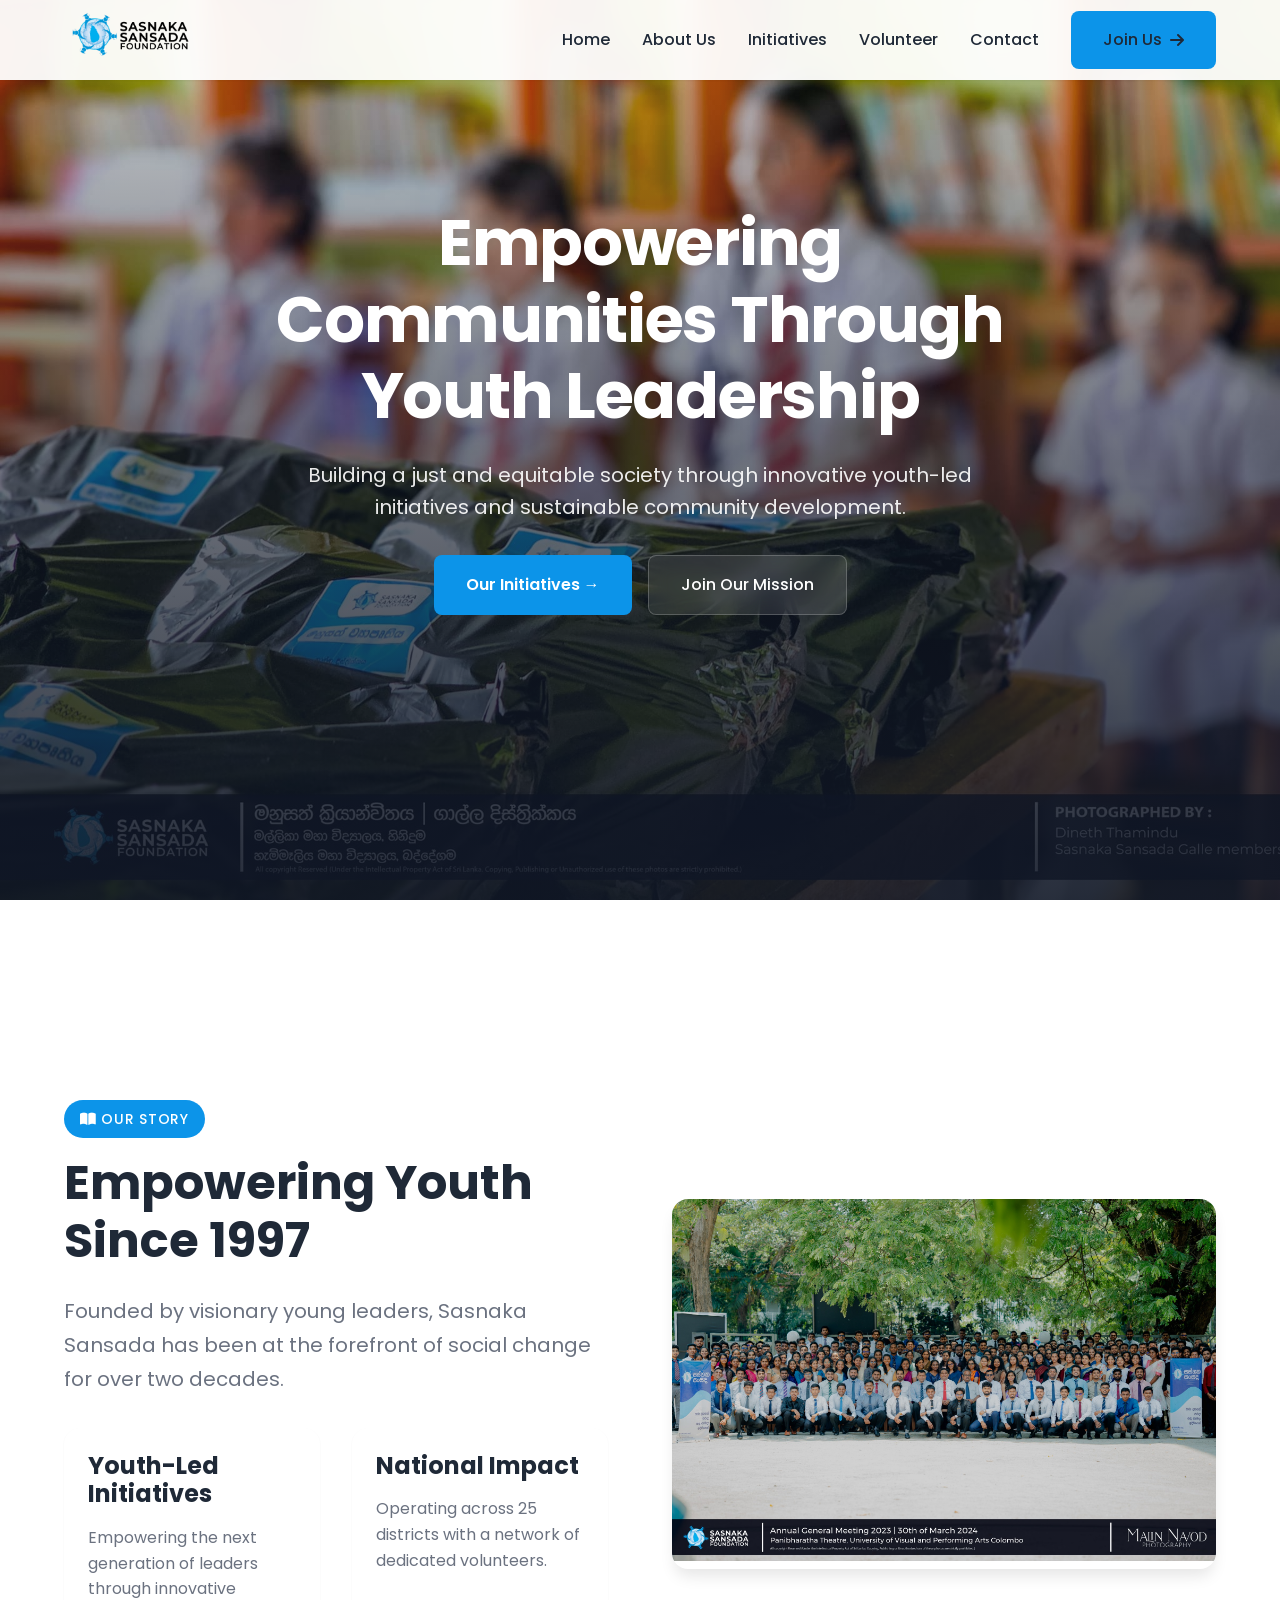
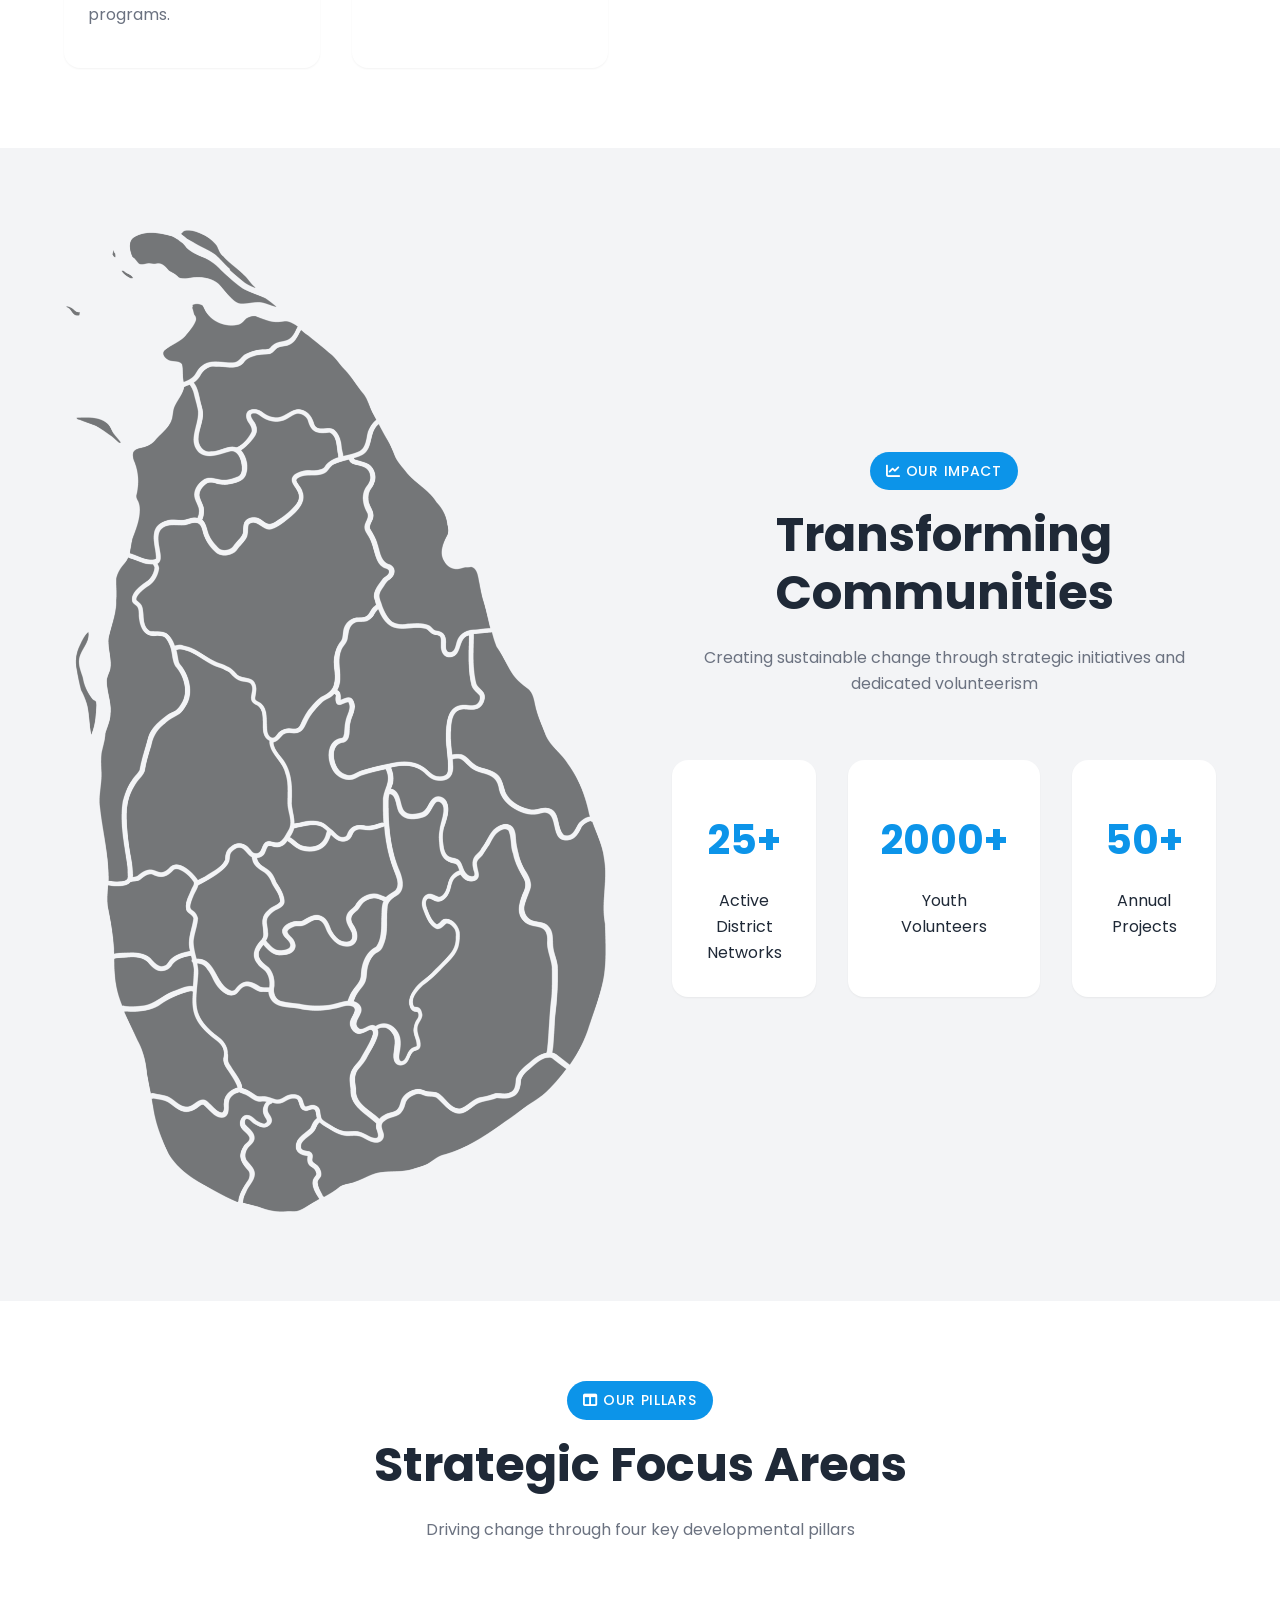
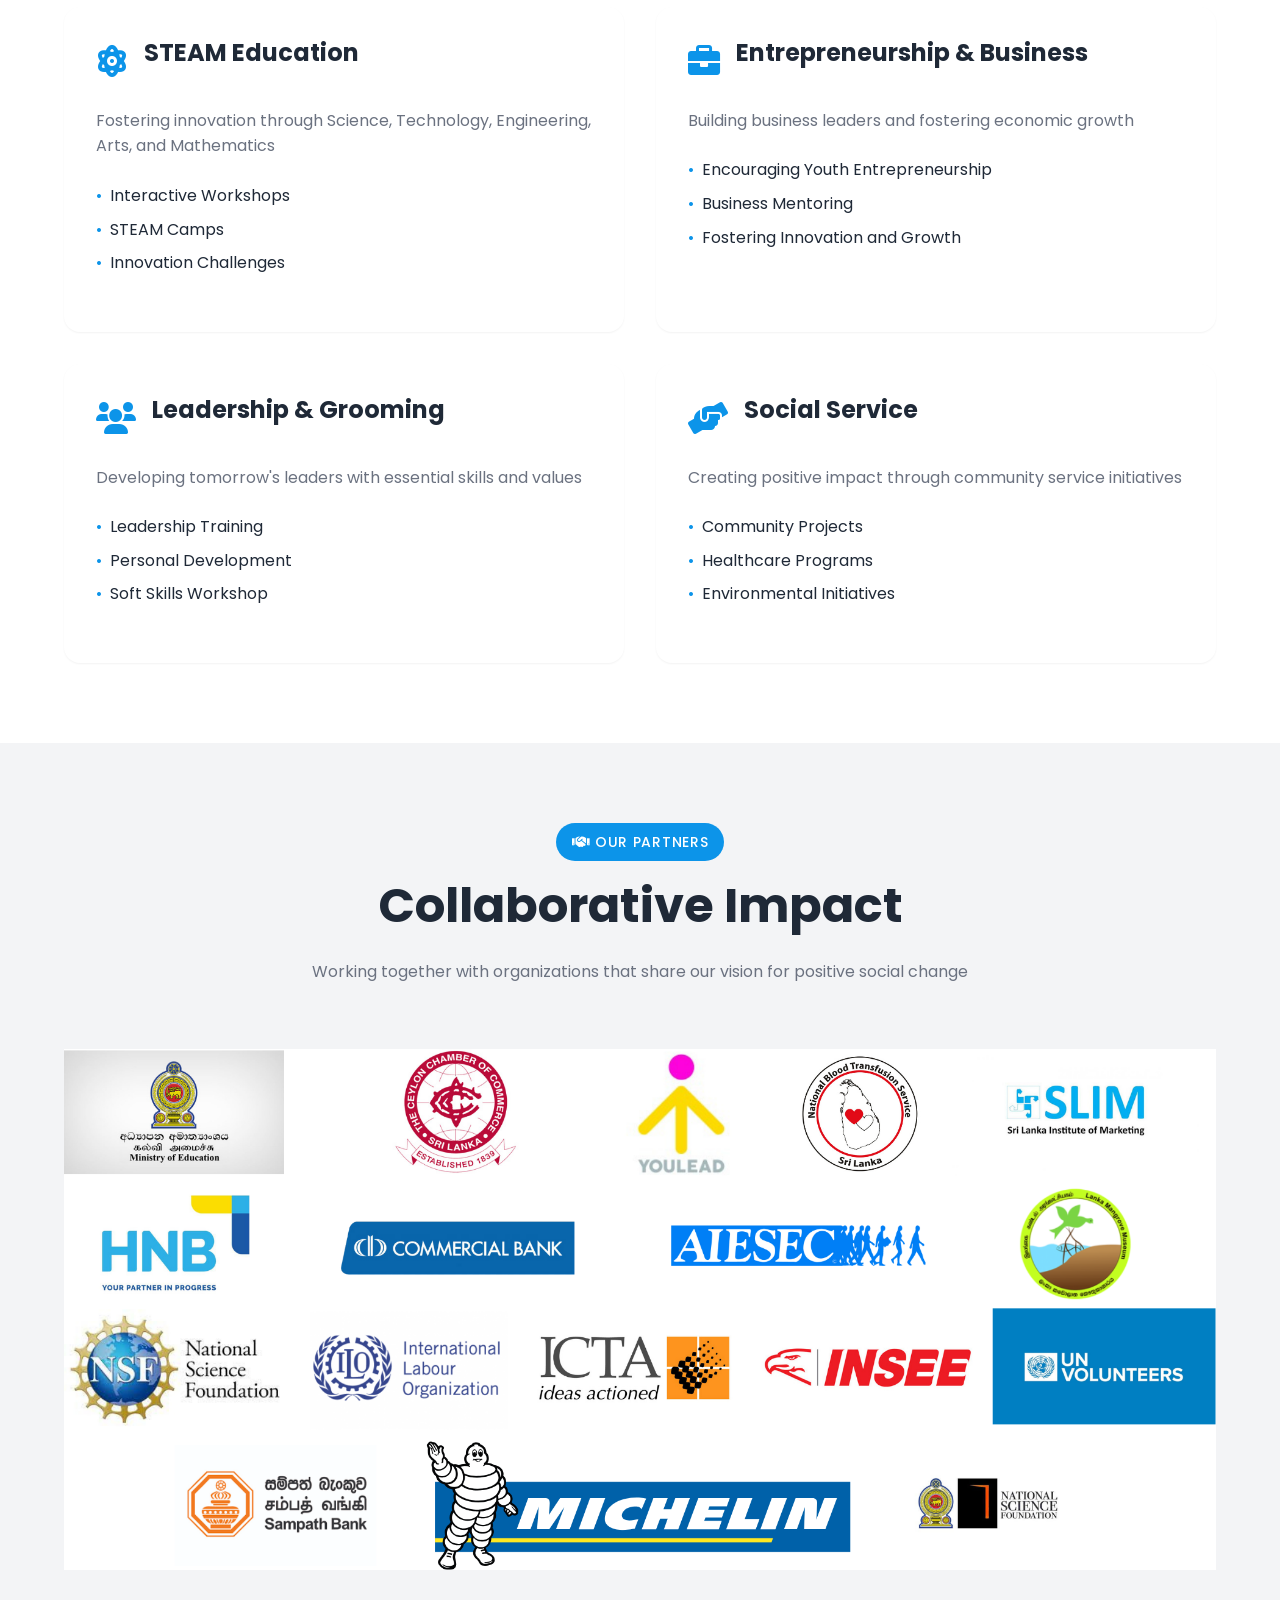
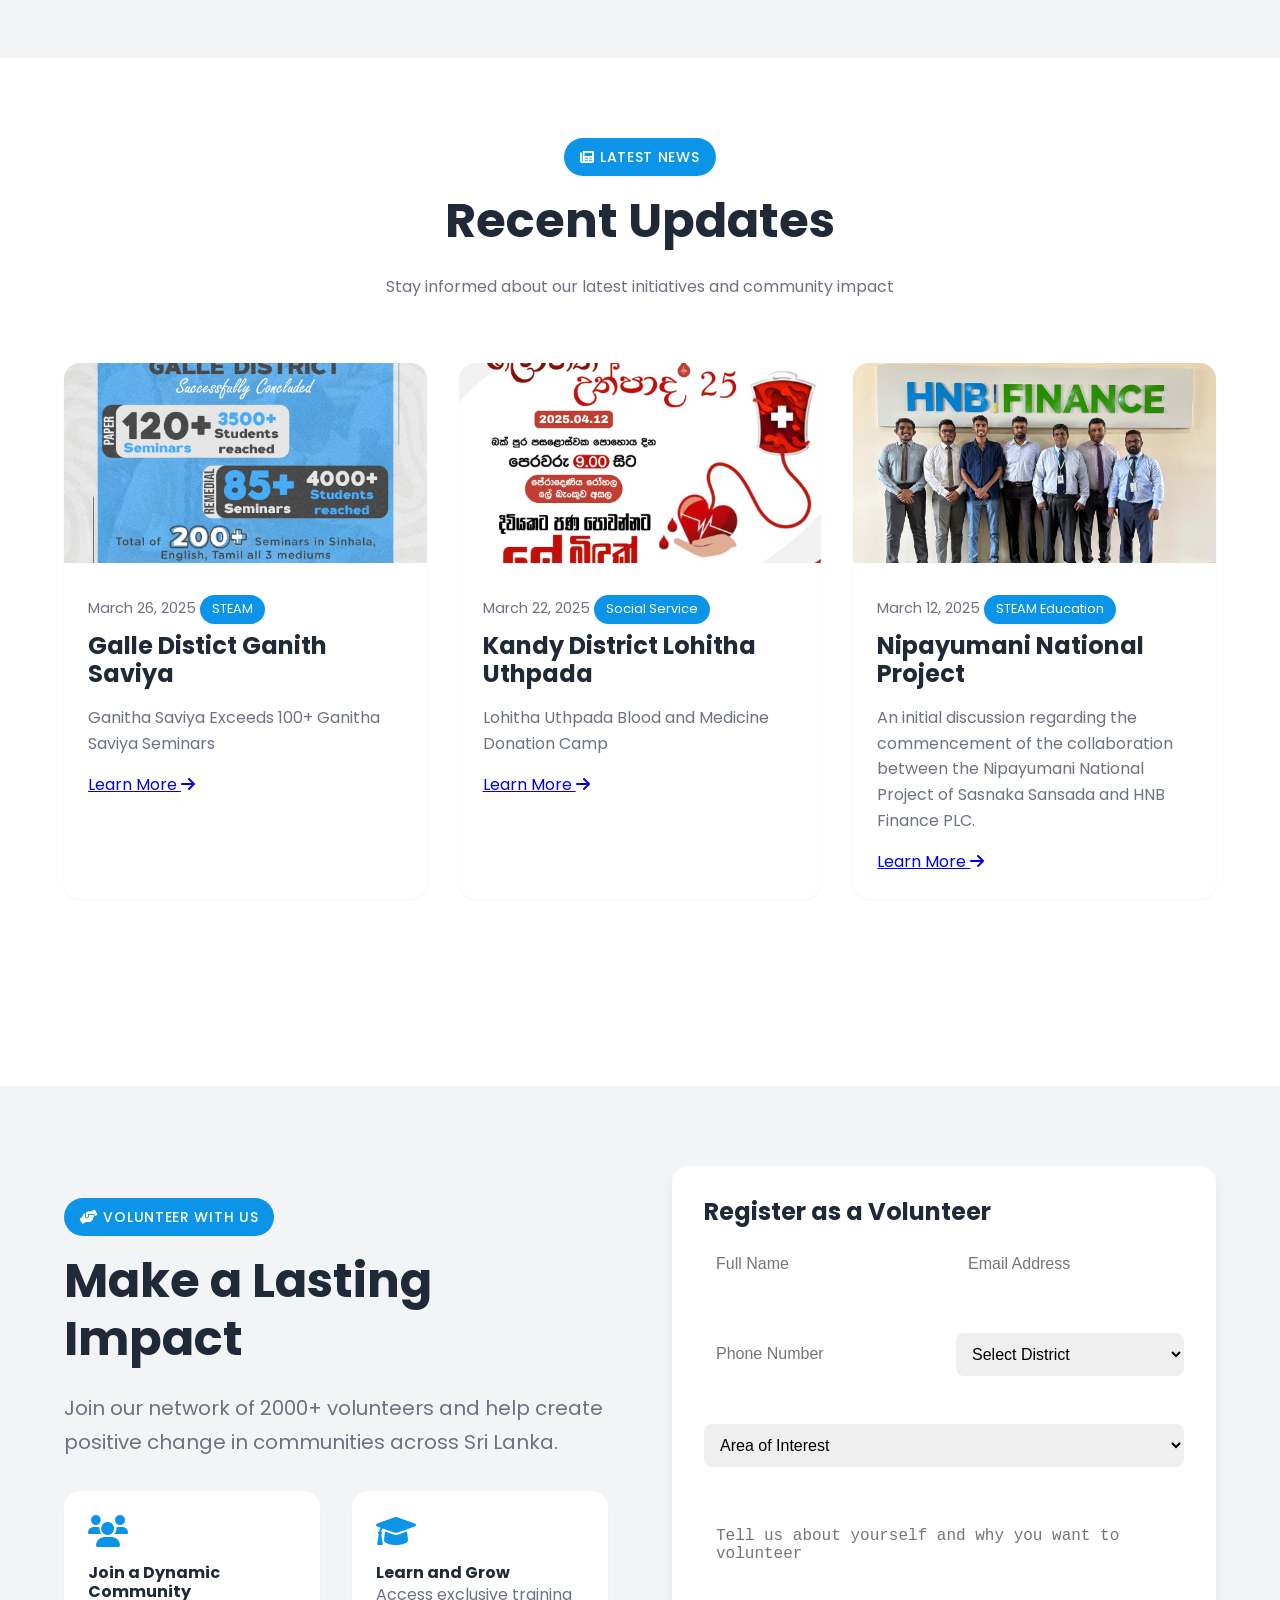
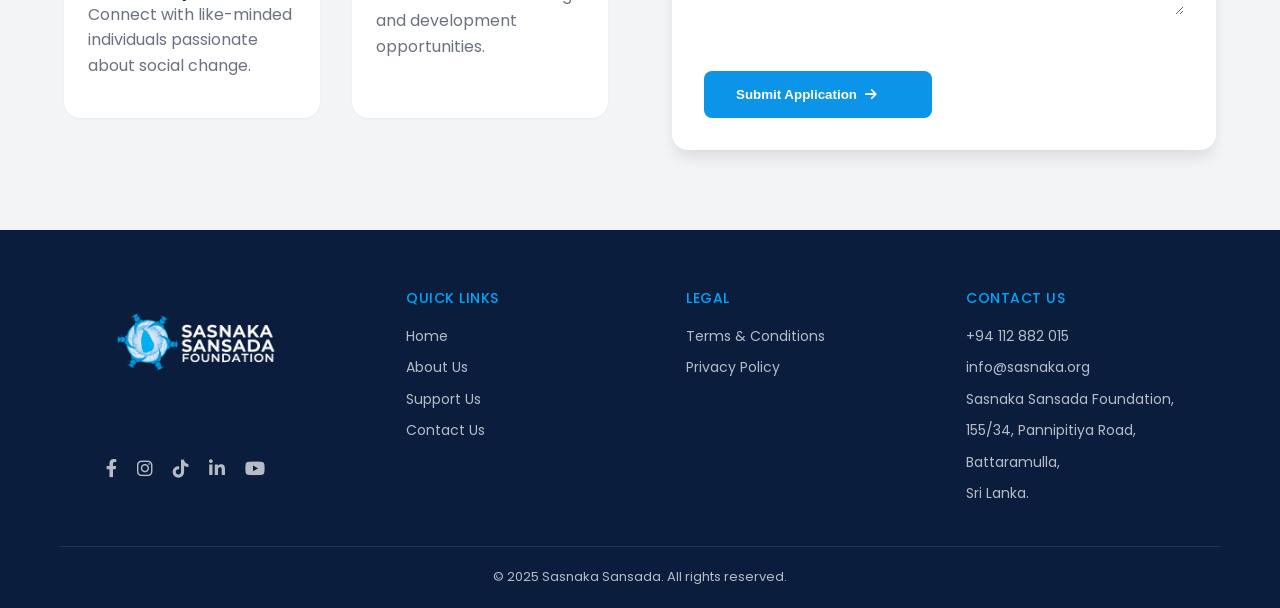
<file: index.html>
<!DOCTYPE html>
<html lang="en">
<head>
    <meta charset="UTF-8">
    <meta name="viewport" content="width=device-width, initial-scale=1.0">
    <title>Sasnaka Sansada | Building a Just Society Since 1997</title>
    <link rel="icon" type="image/x-icon" href="favicon.ico">
    <link rel="icon" type="image/png" sizes="32x32" href="favicon-32x32.png">
    <link rel="icon" type="image/png" sizes="16x16" href="favicon-16x16.png">
    <link rel="apple-touch-icon" sizes="180x180" href="apple-touch-icon.png">
    <link rel="stylesheet" href="styles.css">
    <link rel="stylesheet" href="animations.css">
    <link rel="stylesheet" href="index.css">
    <link rel="stylesheet" href="https://cdnjs.cloudflare.com/ajax/libs/font-awesome/6.0.0/css/all.min.css">
    <link href="https://fonts.googleapis.com/css2?family=Poppins:wght@300;400;500;600;700;800&display=swap" rel="stylesheet">
</head>
<body>
    <!-- Preloader -->
    <div id="preloader">
        <div class="loader">
            <img src="Sasnaka-Logo.png" alt="Sasnaka Logo">
        </div>
    </div>
    <!-- Navigation -->
    <nav class="navbar">
        <div class="container">
            <div class="logo">
                <a href="index.html">
                    <img src="logo.png" alt="Sasnaka Sansada Logo">
                </a>            
            </div>
            <div class="nav-links">
                <a href="index.html">Home</a>
                <a href="About-Us.html">About Us</a>
                <a href="initiatives.html">Initiatives</a>
                <!-- <a href="impact.html">Impact</a> -->
                <a href="volunteer.html">Volunteer</a>
                <a href="contact.html">Contact</a>
                <a href="volunteer.html" class="btn-primary">Join Us <i class="fas fa-arrow-right"></i></a>
            </div>
            <div class="mobile-menu">
                <i class="fas fa-bars"></i>
            </div>
        </div>
    </nav>

    <!-- Hero Section -->
    <section class="modern-hero">
        <div class="hero-slideshow">
            <div class="slide active">
                <div class="slide-image" style="background-image: url('slide0.jpg')">
                    <div class="slide-content"><br><br><br><br><br><br><br><br>
                        <h1>Empowering Communities Through Youth Leadership</h1>
                        <p class="hero-description">Building a just and equitable society through innovative youth-led initiatives and sustainable community development.</p>
                        <div class="hero-cta">
                            <a href="initiatives.html" class="btn-primary">Our Initiatives →</a>
                            <a href="#volunteer" class="btn-outline">Join Our Mission</a>
                        </div>
                    </div>
                </div>
            </div>
            <div class="slide">
                <div class="slide-image" style="background-image: url('slide1.jpg')">
                    <div class="slide-content">
                        <div class="hero-badge">
                         <br><br><br><br><br><br><br><br>
                        </div>
                        <h1>Empowering Communities Through Youth Action</h1>
                        <p class="hero-description">Founded by young visionaries, we continue to drive positive change through innovative social service initiatives.</p>
                        <div class="hero-cta">
                            <a href="#pillars" class="btn-primary">Our Initiatives <i class="fas fa-lightbulb"></i></a>
                            <a href="contact.html" class="btn-outline">Get in Touch <i class="fas fa-envelope"></i></a>
                        </div>
                    </div>
                </div>
            </div>
            <div class="slide">
                <div class="slide-image" style="background-image: url('slide2.jpg')">
                    <div class="slide-content">
                        <div class="hero-badge">
                        <br><br><br><br><br><br><br><br>
                        </div>
                        <h1>Creating Lasting Change</h1>
                        <p class="hero-description">Dedicated to building a society where human morality and social justice go hand in hand.</p>
                        <div class="hero-cta">
                            <a href="#impact" class="btn-primary">Our Impact <i class="fas fa-chart-line"></i></a>
                            <a href="#partners" class="btn-outline">Our Partners <i class="fas fa-handshake"></i></a>
                        </div>
                    </div>
                </div>
            </div>
        </div>
        
        <div class="slide-controls">
            <button class="prev-slide" aria-label="Previous slide"><i class="fas fa-chevron-left"></i></button>
            <div class="slide-dots"></div>
            <button class="next-slide" aria-label="Next slide"><i class="fas fa-chevron-right"></i></button>
        </div>
    </section>

    <!-- About Section -->
    <section id="about" class="about-section">
        <div class="container">
            <div class="about-grid">
                <div class="about-content">
                    <div class="section-badge">
                        <i class="fas fa-book-open"></i> Our Story
                    </div>
                    <h2>Empowering Youth Since 1997</h2>
                    <p class="lead-text">Founded by visionary young leaders, Sasnaka Sansada has been at the forefront of social change for over two decades.</p>
                    <div class="about-features">
                        <div class="feature-item">
                            
                            <h3>Youth-Led Initiatives</h3>
                            <p>Empowering the next generation of leaders through innovative programs.</p>
                        </div>
                        <div class="feature-item">
                           
                            <h3>National Impact</h3>
                            <p>Operating across 25 districts with a network of dedicated volunteers.</p>
                        </div>
                    </div>
                   
                </div>
                <div class="about-image">
                    <img src="about.jpg" alt="Youth volunteers in action" loading="lazy">
                </div>
            </div>
        </div>
    </section>

    <!-- Impact Section -->
    <section id="impact" class="impact-section">
        <div class="container impact-container">
            <div class="impact-image">
                <img src="slmap.webp" alt="Sri Lankan Map" class="animated-map">
                
            </div>
            <div class="impact-content">
                <div class="section-header">
                    <div class="section-badge">
                        <i class="fas fa-chart-line"></i> Our Impact
                    </div>
                    <h2>Transforming Communities</h2>
                    <p>Creating sustainable change through strategic initiatives and dedicated volunteerism</p>
                </div>
                <div class="impact-stats">
                    <div class="stat-card">
                        <div class="stat-number">25+</div>
                        <div class="stat-label">Active District Networks</div>
                    </div>
                    <div class="stat-card">
                        <div class="stat-number">2000+</div>
                        <div class="stat-label">Youth Volunteers</div>
                    </div>
                    <div class="stat-card">
                        <div class="stat-number">50+</div>
                        <div class="stat-label">Annual Projects</div>
                    </div>
                </div>
            </div>
        </div>
    </section>

    <!-- Our Pillars Section -->
    <section id="pillars" class="pillars-section">
        <div class="container">
            <div class="section-header">
                <div class="section-badge">
                    <i class="fas fa-columns"></i> Our Pillars
                </div>
                <h2>Strategic Focus Areas</h2>
                <p>Driving change through four key developmental pillars</p>
            </div>
            <div class="pillars-grid">
                
                <div class="pillar-card">
                    <div class="pillar-icon">
                        <i class="fas fa-atom"></i>
                        <h3>STEAM Education</h3>
                    </div>
                    
                    <p>Fostering innovation through Science, Technology, Engineering, Arts, and Mathematics</p>
                    <ul class="pillar-features">
                        <li>Interactive Workshops</li>
                        <li>STEAM Camps</li>
                        <li>Innovation Challenges</li>
                    </ul>
                </div>
                <div class="pillar-card">
                    <div class="pillar-icon">
                        <i class="fas fa-briefcase"></i>
                        <h3>Entrepreneurship & Business</h3>
                    </div>
                    
                    <p>Building business leaders and fostering economic growth</p>
                    <ul class="pillar-features">
                        <li>Encouraging Youth Entrepreneurship</li>
                        <li>Business Mentoring</li>
                        <li>Fostering Innovation and Growth</li>
                    </ul>
                </div>
                <div class="pillar-card">
                    <div class="pillar-icon">
                        <i class="fas fa-users"></i>
                        <h3>Leadership & Grooming</h3>

                    </div>
                    <p>Developing tomorrow's leaders with essential skills and values</p>
                    <ul class="pillar-features">
                        <li>Leadership Training</li>
                        <li>Personal Development</li>
                        <li>Soft Skills Workshop</li>
                    </ul>
                </div>
                <div class="pillar-card">
                    <div class="pillar-icon">
                        <i class="fas fa-hands-helping"></i>
                        <h3>Social Service</h3>
                    </div>
                    
                    
                    <p>Creating positive impact through community service initiatives</p>
                    <ul class="pillar-features">
                        <li>Community Projects</li>
                        <li>Healthcare Programs</li>
                        <li>Environmental Initiatives</li>
                    </ul>
                
                </div>
            </div>
        </div>
    </section>

    <!-- Partners Section -->
    <section id="partners" class="partners-section">
        <div class="container">
            <div class="section-header">
                <div class="section-badge">
                    <i class="fas fa-handshake"></i> Our Partners
                </div>
                <h2>Collaborative Impact</h2>
                <p>Working together with organizations that share our vision for positive social change</p>
            </div>
            <div class="partners-showcase">
                        <img src="ourpartners.png" alt="Our Partner Organizations" class="partners-image">
            </div>
        </div>
    </section>

     <!-- News Section -->
     <section id="news" class="news-section">
        <div class="container">
            <div class="section-header">
                <div class="section-badge">
                    <i class="fas fa-newspaper"></i> Latest News
                </div>
                <h2>Recent Updates</h2>
                <p>Stay informed about our latest initiatives and community impact</p>
            </div>
            <div class="news-grid">
                <div class="news-card">
                    <div class="news-image">
                        <img src="ganitha_saviya_galle.jpg" alt="STEAM Education Workshop">
                    </div>
                    <div class="news-content">
                        <span class="news-date">March 26, 2025</span>
                        <span class="news-tag">STEAM</span>
                        <h3>Galle Distict Ganith Saviya</h3>
                        <p>Ganitha Saviya Exceeds 100+ Ganitha Saviya Seminars</p>
                        <a href="https://www.facebook.com/sasnaka/posts/pfbid02fUv83YiGKzU6re7Frvu9CimsEaaDkXnkfFr3CWyF5BcFuug53FdV4YRzq2NgUeuZl" target="_blank" class="read-more">Learn More <i class="fas fa-arrow-right"></i></a>
                    </div>
                </div>
                <div class="news-card">
                    <div class="news-image">
                        <img src="lohitha_kandy.jpg" alt="Environmental Project">
                    </div>
                    <div class="news-content">
                        <span class="news-date">March 22, 2025</span>
                        <span class="news-tag">Social Service</span>
                        <h3>Kandy District Lohitha Uthpada</h3>
                        <p>Lohitha Uthpada Blood and Medicine Donation Camp</p>
                        <a href="https://www.facebook.com/sasnaka/posts/pfbid0294JKFc4jtd2EnG7B3Qqxs59uo5y4K6vX1GG1VxqAfrQGsi9oW1AYVAsdbCAp6yb5l" target="_blank" class="read-more">Learn More <i class="fas fa-arrow-right"></i></a>
                    </div>
                </div>
                <div class="news-card">
                    <div class="news-image">
                        <img src="nipayumani.jpeg" alt="Leadership Summit">
                    </div>
                    <div class="news-content">
                        <span class="news-date">March 12, 2025</span>
                        <span class="news-tag">STEAM Education</span>
                        <h3>Nipayumani National Project</h3>
                        <p>An initial discussion regarding the commencement of the collaboration between the Nipayumani National Project of Sasnaka Sansada and HNB Finance PLC.</p>
                        <a href="https://www.linkedin.com/posts/sasnaka_nipayumani-national-project-has-initiated-activity-7306366911041126400-Ar_a/" target="_blank" class="read-more">Learn More <i class="fas fa-arrow-right"></i></a>
                    </div>
                </div>
            </div>
            <div class="news-cta">
                <a href="https://www.facebook.com/sasnaka/" target="_blank" class="btn-outline">View All News <i class="fas fa-newspaper"></i></a>
            </div>
        </div>
    </section>

    <!-- Volunteer Section -->
    <section id="volunteer" class="volunteer-section">
        <div class="container">
            <div class="volunteer-grid">
                <div class="volunteer-content">
                    <div class="section-badge">
                        <i class="fas fa-hands-helping"></i> Volunteer With Us
                    </div>
                    <h2>Make a Lasting Impact</h2>
                    <p class="lead-text">Join our network of 2000+ volunteers and help create positive change in communities across Sri Lanka.</p>
                    <div class="volunteer-benefits">
                        <div class="benefit-item">
                            <i class="fas fa-users"></i>
                            <h4>Join a Dynamic Community</h4>
                            <p>Connect with like-minded individuals passionate about social change.</p>
                        </div>
                        <div class="benefit-item">
                            <i class="fas fa-graduation-cap"></i>
                            <h4>Learn and Grow</h4>
                            <p>Access exclusive training and development opportunities.</p>
                        </div>
                    </div>
                </div>
                <div class="volunteer-form-container">
                    <form class="volunteer-form">
                        <h3>Register as a Volunteer</h3>
                        <div class="form-grid">
                            <div class="form-group">
                                <input type="text" placeholder="Full Name" required>
                            </div>
                            <div class="form-group">
                                <input type="email" placeholder="Email Address" required>
                            </div>
                            <div class="form-group">
                                <input type="tel" placeholder="Phone Number" required>
                            </div>
                            <div class="form-group">
                                <select required>
                                    <option value="">Select District</option>
                                    <option value="ampara">Ampara</option>
                                    <option value="anuradhapura">Anuradhapura</option>
                                    <option value="badulla">Badulla</option>
                                    <option value="batticaloa">Batticaloa</option>
                                    <option value="colombo">Colombo</option>
                                    <option value="galle">Galle</option>
                                    <option value="gampaha">Gampaha</option>
                                    <option value="hambantota">Hambantota</option>
                                    <option value="jaffna">Jaffna</option>
                                    <option value="kalutara">Kalutara</option>
                                    <option value="kandy">Kandy</option>
                                    <option value="kegalle">Kegalle</option>
                                    <option value="kilinochchi">Kilinochchi</option>
                                    <option value="kurunegala">Kurunegala</option>
                                    <option value="mannar">Mannar</option>
                                    <option value="matale">Matale</option>
                                    <option value="matara">Matara</option>
                                    <option value="monaragala">Monaragala</option>
                                    <option value="mullaitivu">Mullaitivu</option>
                                    <option value="nuwara-eliya">Nuwara Eliya</option>
                                    <option value="polonnaruwa">Polonnaruwa</option>
                                    <option value="puttalam">Puttalam</option>
                                    <option value="ratnapura">Ratnapura</option>
                                    <option value="trincomalee">Trincomalee</option>
                                    <option value="vavuniya">Vavuniya</option>
                                </select>
                            </div>
                            <div class="form-group full-width">
                                <select required>
                                    <option value="">Area of Interest</option>
                                    <option value="steam">STEAM Education</option>
                                    <option value="leadership">Leadership Development</option>
                                    <option value="environment">Environmental Projects</option>
                                    <option value="community">Community Service</option>
                                </select>
                            </div>
                            <div class="form-group full-width">
                                <textarea placeholder="Tell us about yourself and why you want to volunteer" rows="3"></textarea>
                            </div>
                            <button type="submit" class="btn-primary full-width">Submit Application <i class="fas fa-arrow-right"></i></button>
                        </div>
                    </form>
                </div>
            </div>
        </div>
    </section>

    <!-- Footer -->
    <footer class="footer">
        <div class="container">
            <div class="footer-content">
                <!-- Logo and Social Links Section -->
                <div class="footer-logo-section">
                    <img src="Sasnaka-Footer-img.png" alt="Sasnaka Logo" class="footer-logo">
                    <div class="social-links">
                        <a href="https://www.facebook.com/sasnaka/" target="_blank">
                            <i class="fab fa-facebook-f"></i>
                        </a>
                        <a href="https://www.instagram.com/sasnakasansada/" target="_blank">
                            <i class="fab fa-instagram"></i>
                        </a>
                        <a href="https://www.tiktok.com/@sasnakasansada" target="_blank">
                            <i class="fab fa-tiktok"></i>
                        </a>
                        <a href="https://www.linkedin.com/company/sasnaka/" target="_blank">
                            <i class="fab fa-linkedin-in"></i>
                        </a>
                        <a href="https://www.youtube.com/@sasnakasansada" target="_blank">
                            <i class="fab fa-youtube"></i>
                        </a>
                    </div>
                </div>

                <!-- Links Section -->
                <div class="footer-links-section">
                    <!-- Quick Links Section -->
                    <div class="footer-section">
                        <h3>Quick Links</h3>
                        <ul>
                            <li><a href="index.html">Home</a></li>
                            <li><a href="About-Us.html">About Us</a></li>
                            <!-- <li><a href="projects.html">Projects</a></li> -->
                            <li><a href="Support-Us.html">Support Us</a></li>
                            <li><a href="contact.html">Contact Us</a></li>
                        </ul>
                    </div>

                    <!-- Legal Section -->
                    <div class="footer-section">
                        <h3>Legal</h3>
                        <ul>
                            <li><a href="terms.html">Terms &amp; Conditions</a></li>
                            <li><a href="privacy.html">Privacy Policy</a></li>
                        </ul>
                    </div>

                    <!-- Contact Us Section -->
                    <div class="footer-section">
                        <h3>Contact Us</h3>
                        <ul>
                            <li><span>+94 112 882 015</span></li>
                            <li><span>info@sasnaka.org</span></li>
                            <li><span>Sasnaka Sansada Foundation,</span></li>
                            <li><span>155/34, Pannipitiya Road,</span></li>
                            <li><span>Battaramulla,</span></li>
                            <li><span>Sri Lanka.</span></li>
                        </ul>
                    </div>
                </div>
            </div>

            <!-- Footer Bottom -->
            <div class="footer-bottom">
                <p>&copy; 2025 Sasnaka Sansada. All rights reserved.</p>
            </div>
        </div>
    </footer>

    <script src="script.js"></script>
</body>
</html>
</file>
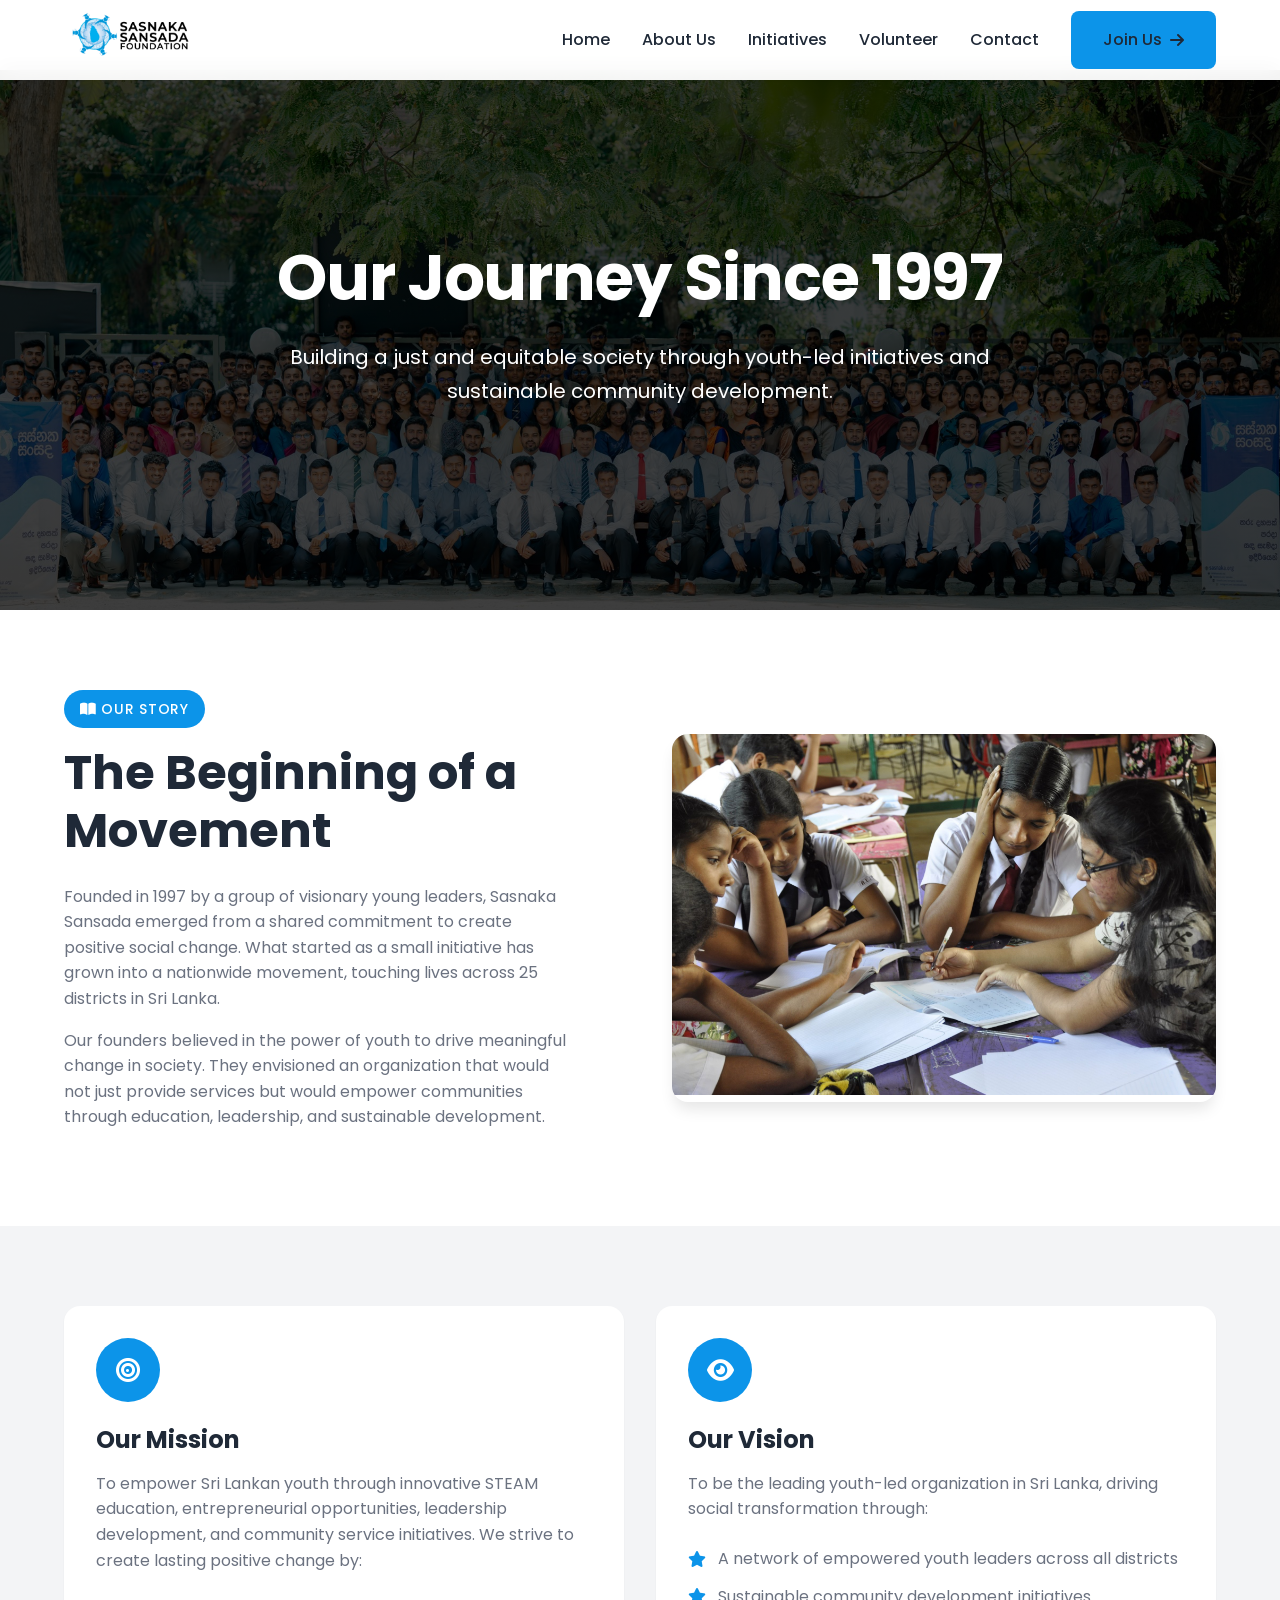
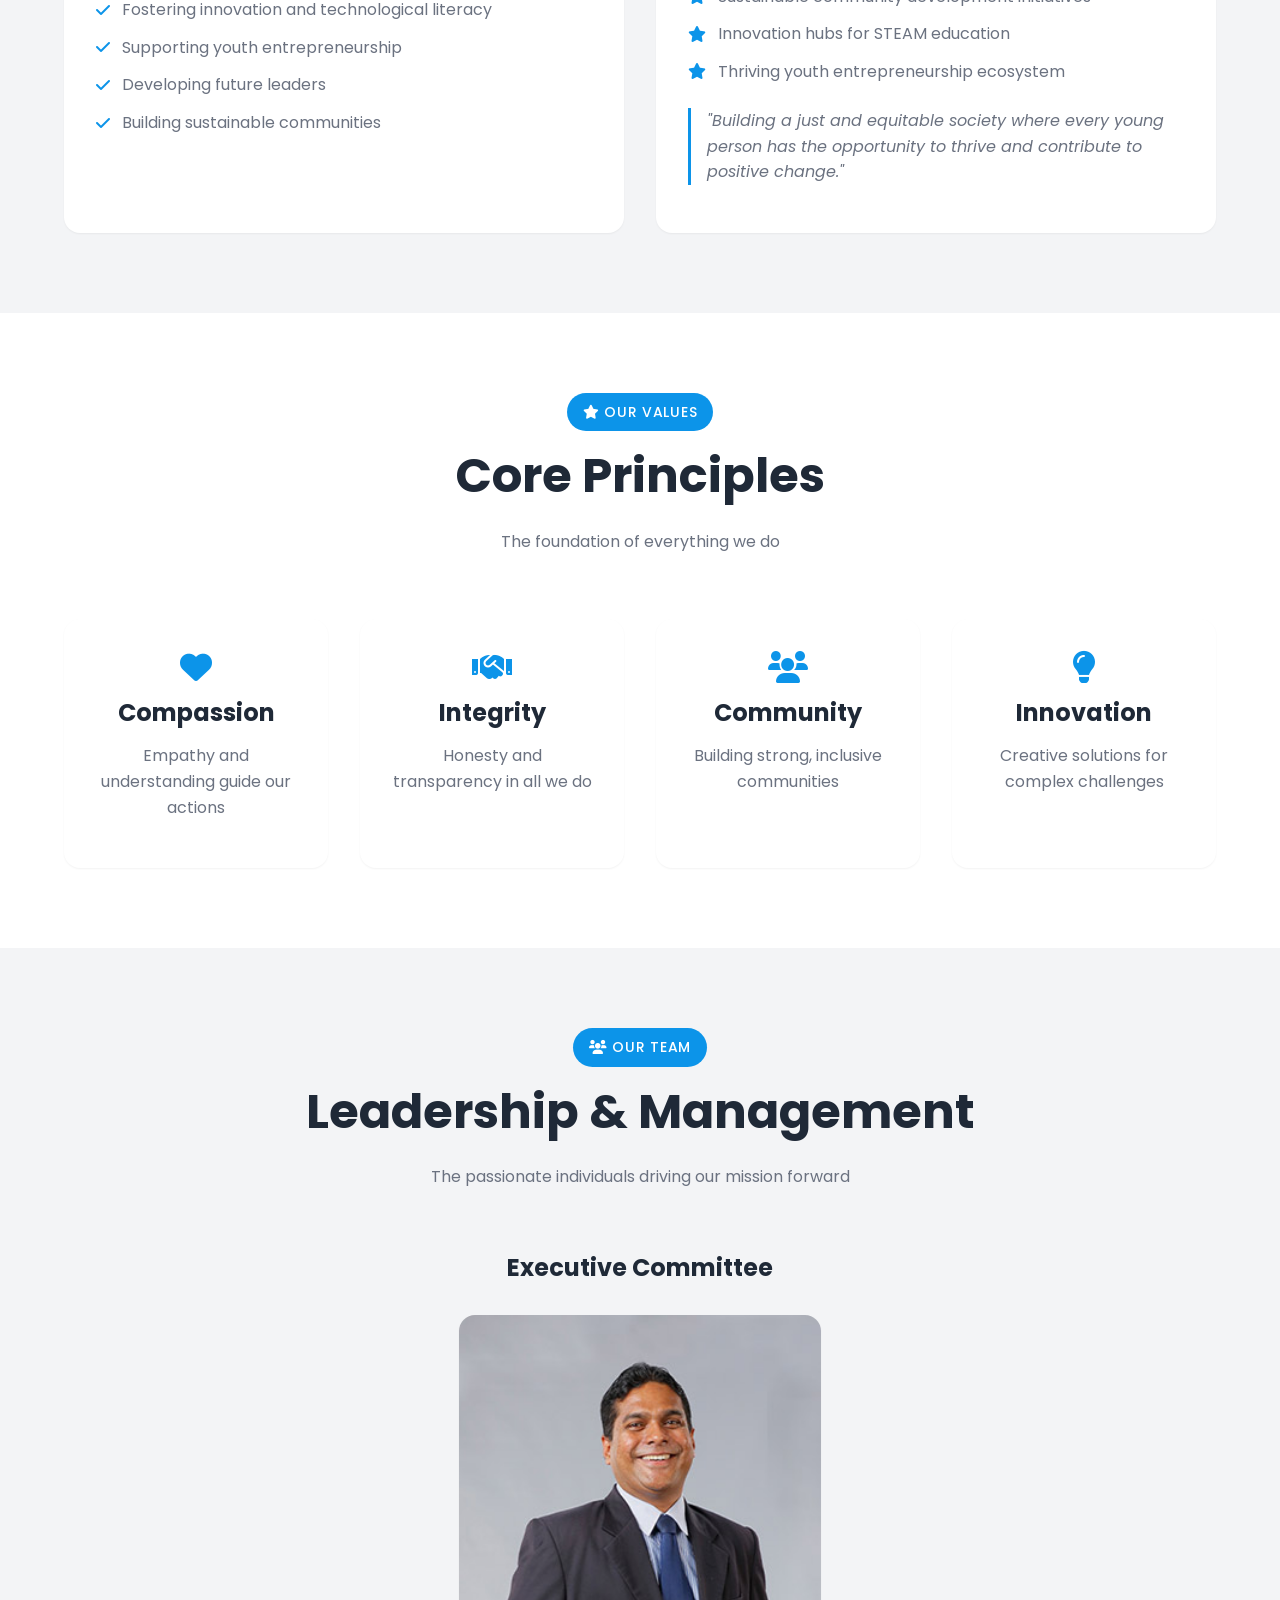
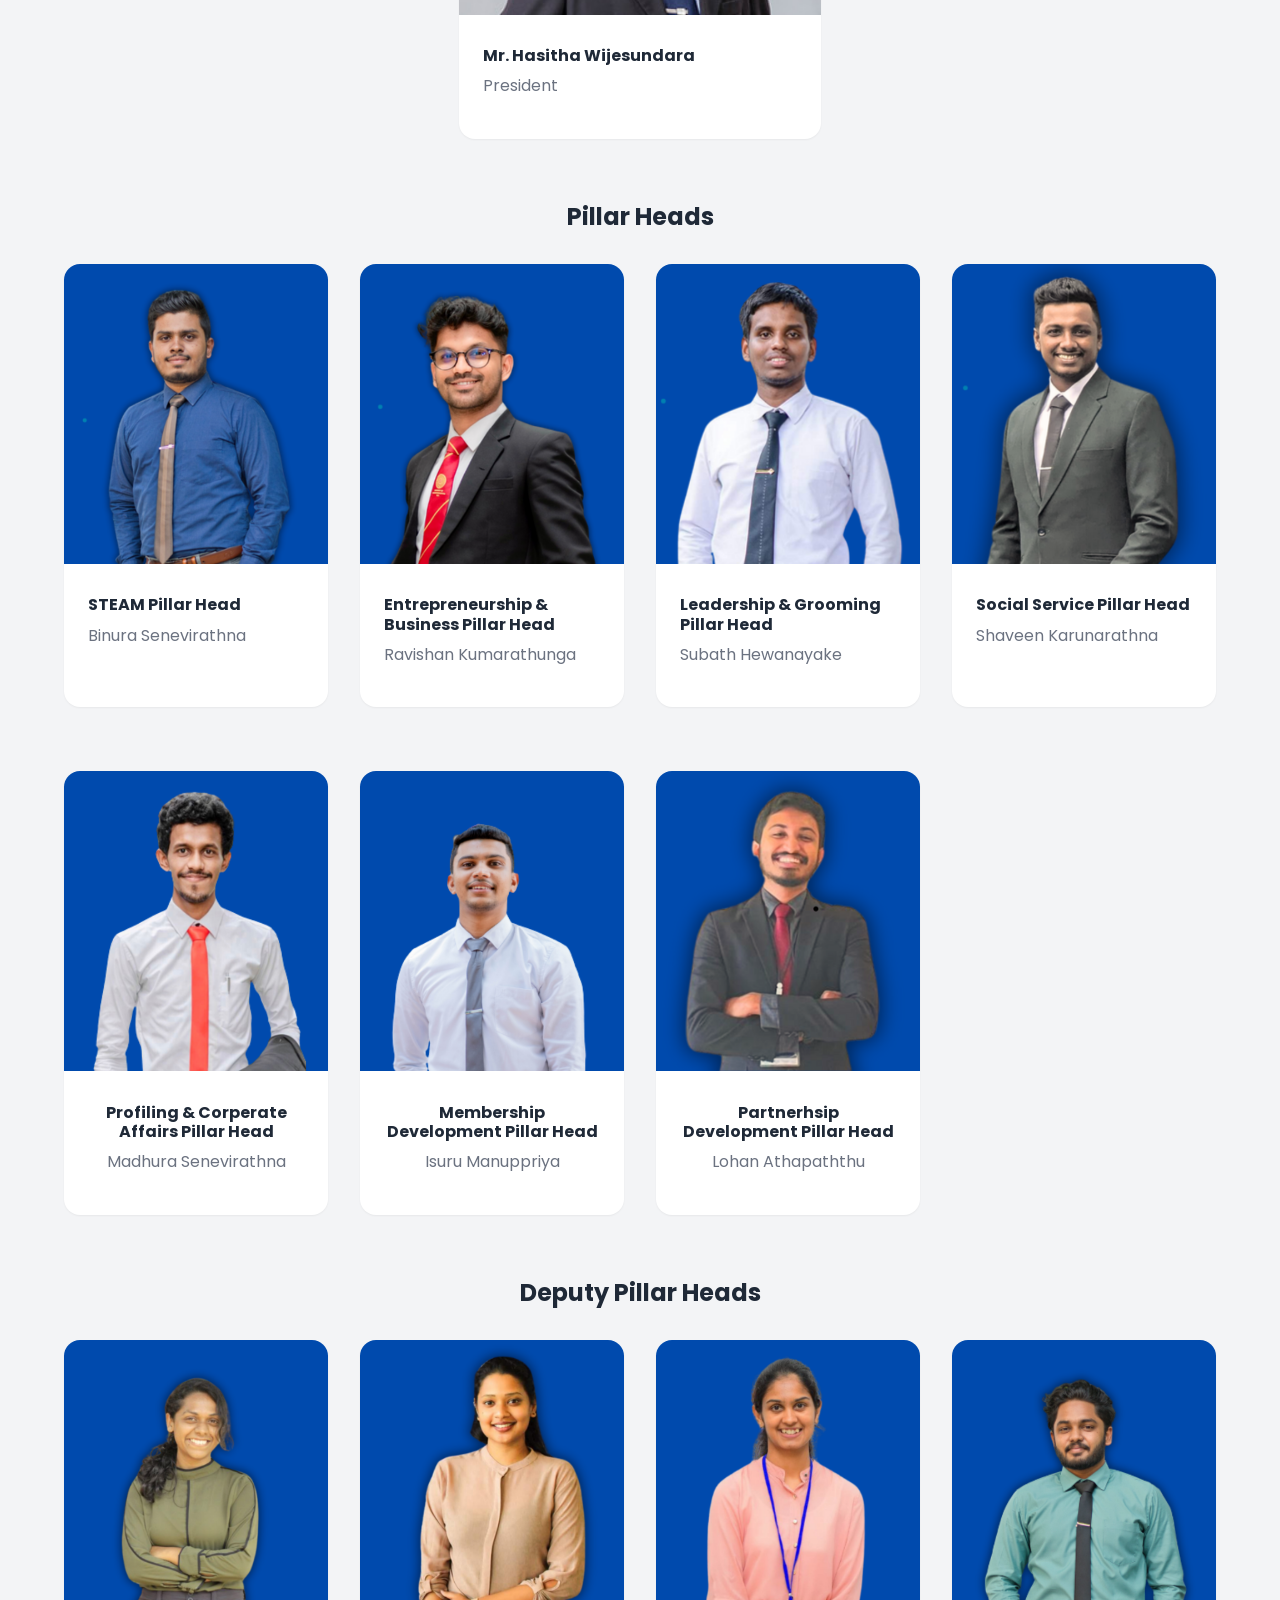
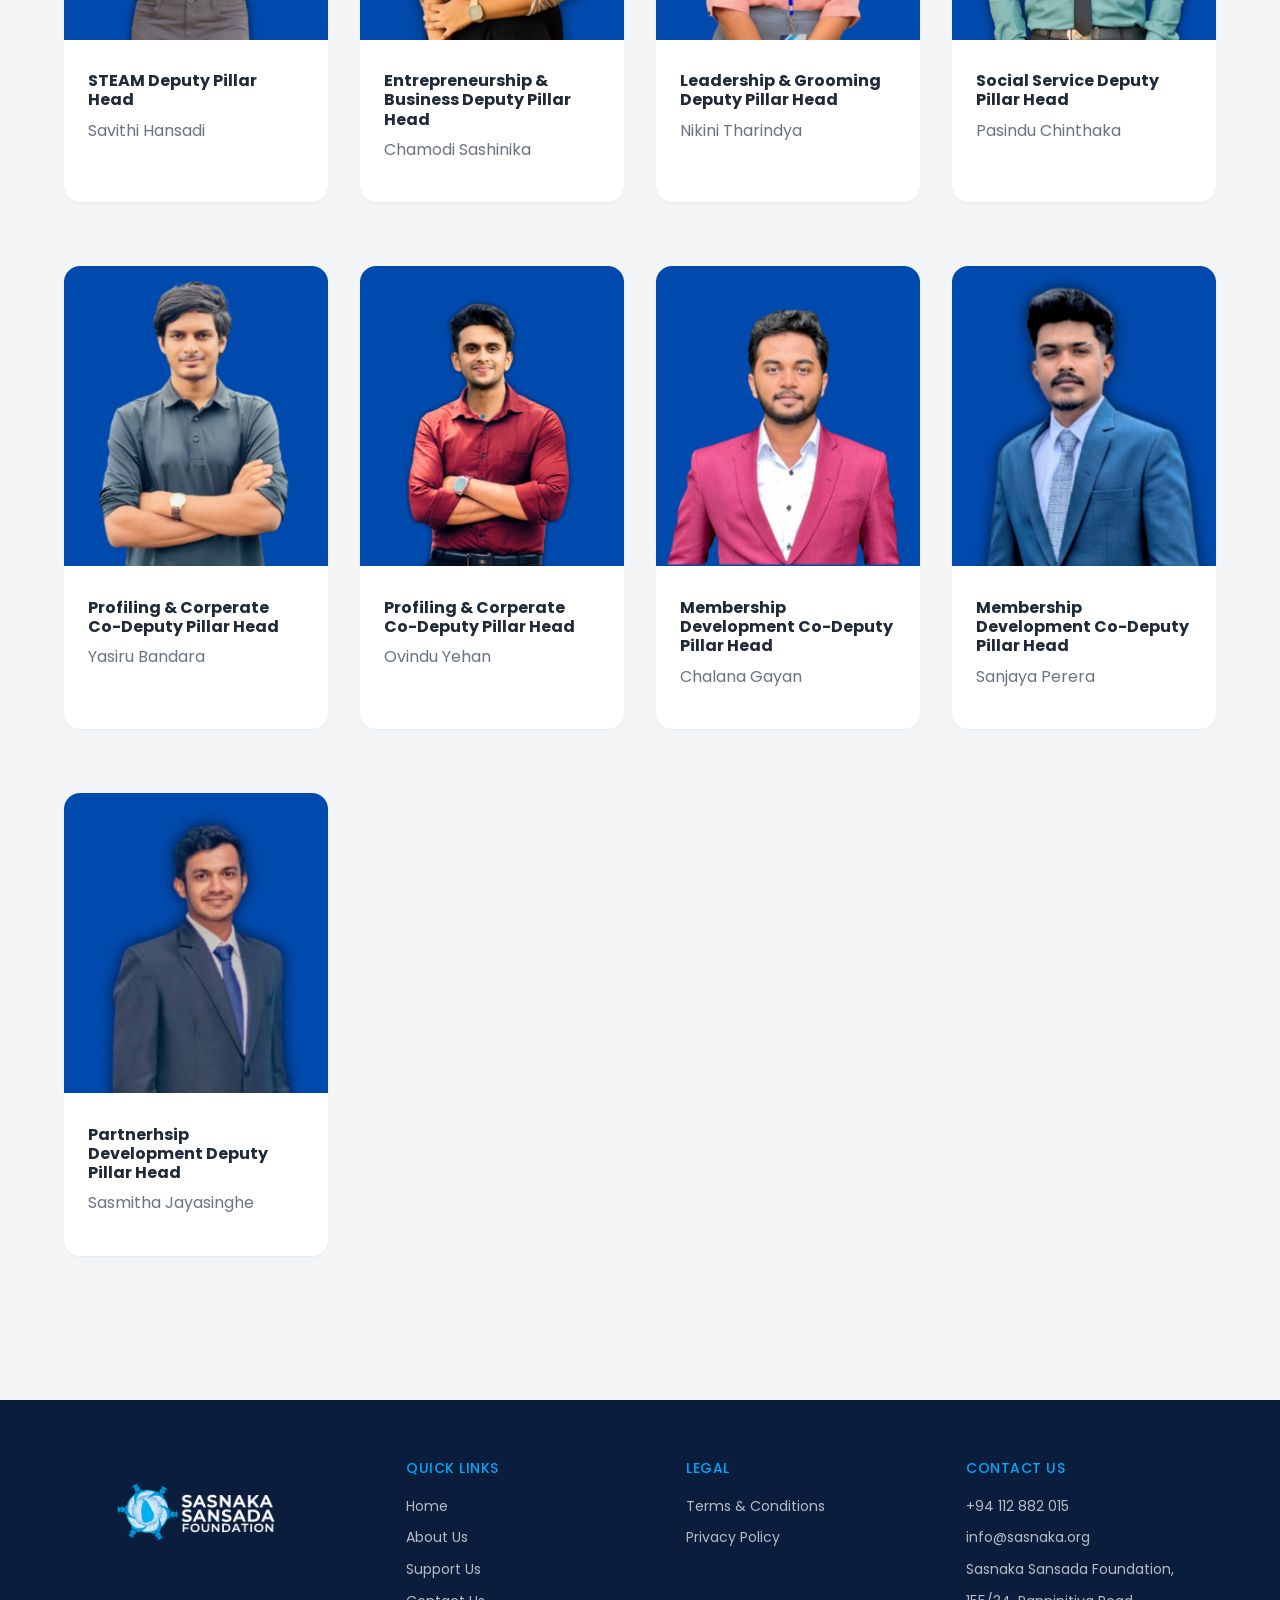
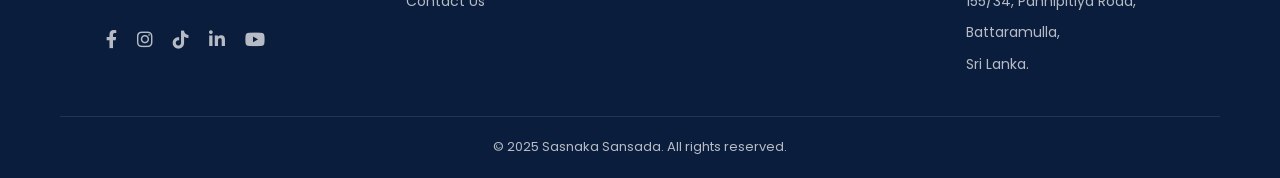
<file: About-Us.html>
<!DOCTYPE html>
<html lang="en">
<head>
    <!-- Meta tags for character encoding and responsive design -->
    <meta charset="UTF-8">
    <meta name="viewport" content="width=device-width, initial-scale=1.0">
    
    <!-- Page title displayed in browser tab -->
    <title>About Us | Sasnaka Sansada</title>

    <!-- Favicon -->
    <link rel="icon" type="image/x-icon" href="favicon.ico">
    <link rel="icon" type="image/png" sizes="32x32" href="favicon-32x32.png">
    <link rel="icon" type="image/png" sizes="16x16" href="favicon-16x16.png">
    <link rel="apple-touch-icon" sizes="180x180" href="apple-touch-icon.png">

    <!-- CSS stylesheets -->
    <link rel="stylesheet" href="styles.css"> <!-- Main styles -->
    <link rel="stylesheet" href="About-Us.css"> <!-- Page-specific styles -->
    <link rel="stylesheet" href="animations.css"> <!-- Animation styles -->
    
    <!-- Font Awesome for icons -->
    <link rel="stylesheet" href="https://cdnjs.cloudflare.com/ajax/libs/font-awesome/6.0.0/css/all.min.css">
    
    <!-- Google Fonts - Poppins -->
    <link href="https://fonts.googleapis.com/css2?family=Poppins:wght@300;400;500;600;700;800&display=swap" rel="stylesheet">
</head>
<body>
    <!-- Preloader - Shows while page is loading -->
    <div id="preloader">
        <div class="loader">
            <img src="Sasnaka-Logo.png" alt="Sasnaka Logo">
        </div>
    </div>
    
    <!-- Navigation Bar -->
    <nav class="navbar">
        <div class="container">
            <!-- Logo linking to homepage -->
            <div class="logo">
                <a href="index.html">
                    <img src="logo.png" alt="Sasnaka Sansada Logo">
                </a>            
            </div>
            
            <!-- Navigation links -->
            <div class="nav-links">
                <a href="index.html">Home</a>
                <a href="About-Us.html">About Us</a>
                <a href="initiatives.html">Initiatives</a>
                <!-- <a href="impact.html">Impact</a> -->
                <a href="volunteer.html">Volunteer</a>
                <a href="contact.html">Contact</a>
                <a href="volunteer.html" class="btn-primary">Join Us <i class="fas fa-arrow-right"></i></a>
            </div>
            
            <!-- Mobile menu toggle (hamburger icon) -->
            <div class="mobile-menu">
                <i class="fas fa-bars"></i>
            </div>
        </div>
    </nav>

    <!-- About Us Hero Section - Main banner at top of page -->
    <section class="about-hero">
        <div class="container">
            <div class="about-hero-content animate-fadeInUp">
                <h1>Our Journey Since 1997</h1>
                <p style="color:rgb(255, 255, 255)" class="lead-text">Building a just and equitable society through youth-led initiatives and sustainable community development.</p>
            </div>
        </div>
    </section>

    <!-- Our Story Section - History of the organization -->
    <section class="story-section">
        <div class="container">
            <div class="story-grid">
                <!-- Text content about the organization's history -->
                <div class="story-content animate-fadeInLeft">
                    <div class="section-badge">
                        <i class="fas fa-book-open"></i> Our Story
                    </div>
                    <h2>The Beginning of a Movement</h2>
                    <p>Founded in 1997 by a group of visionary young leaders, Sasnaka Sansada emerged from a shared commitment to create positive social change. What started as a small initiative has grown into a nationwide movement, touching lives across 25 districts in Sri Lanka.</p>
                    <p>Our founders believed in the power of youth to drive meaningful change in society. They envisioned an organization that would not just provide services but would empower communities through education, leadership, and sustainable development.</p>
                </div>
                
                <!-- Image accompanying the story -->
                <div class="story-image animate-fadeInRight">
                    <img src="about-us.jpg" alt="Sasnaka Sansada History" loading="lazy" class="hover-scale">
                </div>
            </div>
        </div>
    </section>

    <!-- Mission & Vision Section - Core purpose and future goals -->
    <section class="mission-section">
        <div class="container">
            <div class="mission-grid">
                <!-- Mission card -->
                <div class="mission-card animate-fadeInUp delay-1 hover-lift">
                    <div class="mission-icon">
                        <i class="fas fa-bullseye"></i>
                    </div>
                    <h3>Our Mission</h3>
                    <p>To empower Sri Lankan youth through innovative STEAM education, entrepreneurial opportunities, leadership development, and community service initiatives. We strive to create lasting positive change by:</p>
                    <ul class="mission-list">
                        <li><i class="fas fa-check"></i> Fostering innovation and technological literacy</li>
                        <li><i class="fas fa-check"></i> Supporting youth entrepreneurship</li>
                        <li><i class="fas fa-check"></i> Developing future leaders</li>
                        <li><i class="fas fa-check"></i> Building sustainable communities</li>
                    </ul>
                </div>
                
                <!-- Vision card -->
                <div class="mission-card animate-fadeInUp delay-2 hover-lift">
                    <div class="mission-icon">
                        <i class="fas fa-eye"></i>
                    </div>
                    <h3>Our Vision</h3>
                    <p>To be the leading youth-led organization in Sri Lanka, driving social transformation through:</p>
                    <ul class="vision-list">
                        <li><i class="fas fa-star"></i> A network of empowered youth leaders across all districts</li>
                        <li><i class="fas fa-star"></i> Sustainable community development initiatives</li>
                        <li><i class="fas fa-star"></i> Innovation hubs for STEAM education</li>
                        <li><i class="fas fa-star"></i> Thriving youth entrepreneurship ecosystem</li>
                    </ul>
                    <p class="vision-quote">"Building a just and equitable society where every young person has the opportunity to thrive and contribute to positive change."</p>
                </div>
            </div>
        </div>
    </section>

    <!-- Values Section - Core principles of the organization -->
    <section class="values-section">
        <div class="container">
            <div class="section-header animate-fadeInUp">
                <div class="section-badge">
                    <i class="fas fa-star"></i> Our Values
                </div>
                <h2>Core Principles</h2>
                <p>The foundation of everything we do</p>
            </div>
            
            <!-- Grid of value cards -->
            <div class="values-grid">
                <div class="value-card animate-fadeInUp delay-1 hover-lift">
                    <i class="fas fa-heart"></i>
                    <h3>Compassion</h3>
                    <p>Empathy and understanding guide our actions</p>
                </div>
                <div class="value-card animate-fadeInUp delay-2 hover-lift">
                    <i class="fas fa-handshake"></i>
                    <h3>Integrity</h3>
                    <p>Honesty and transparency in all we do</p>
                </div>
                <div class="value-card animate-fadeInUp delay-3 hover-lift">
                    <i class="fas fa-users"></i>
                    <h3>Community</h3>
                    <p>Building strong, inclusive communities</p>
                </div>
                <div class="value-card animate-fadeInUp delay-4 hover-lift">
                    <i class="fas fa-lightbulb"></i>
                    <h3>Innovation</h3>
                    <p>Creative solutions for complex challenges</p>
                </div>
            </div>
        </div>
    </section>

    <!-- Team Section - Showcasing organization leadership -->
    <section class="team-section">
        <div class="container">
            <div class="section-header animate-fadeInUp">
                <div class="section-badge">
                    <i class="fas fa-users"></i> Our Team
                </div>
                <h2>Leadership & Management</h2>
                <p>The passionate individuals driving our mission forward</p>
            </div>

            <!-- Executive Committee -->
            <div class="team-category">
                <h3 class="animate-fadeInLeft">Executive Committee</h3>
                <div class="team-grid">
                    <div class="team-card placeholder-card"></div> <!-- Empty placeholder for layout -->
                    <div class="team-card animate-fadeInUp delay-1 hover-lift">
                        <img src="hasitha.jpg" alt="Executive Committee Member" loading="lazy" class="hover-scale">
                        <h4>Mr. Hasitha Wijesundara</h4>
                        <p>President</p>
                    </div>
                    <div class="team-card placeholder-card"></div> <!-- Empty placeholder for layout -->
                </div>
            </div>

            <!-- Pillar Heads - Leaders of different organizational pillars -->
            <div class="team-category">
                <h3 class="animate-fadeInLeft">Pillar Heads</h3>
                <div class="team-grid">
                    <div class="team-card animate-fadeInUp delay-1 hover-lift">
                        <img src="binura.png" alt="STEAM Education Pillar Head" loading="lazy" class="hover-scale">
                        <h4>STEAM Pillar Head</h4>
                        <p>Binura Senevirathna</p>
                    </div>
                    <div class="team-card animate-fadeInUp delay-2 hover-lift">
                        <img src="Ravishan.png" alt="Entrepreneurship Pillar Head" loading="lazy" class="hover-scale">
                        <h4>Entrepreneurship & Business Pillar Head</h4>
                        <p>Ravishan Kumarathunga</p>
                    </div>
                    <div class="team-card animate-fadeInUp delay-3 hover-lift">
                        <img src="subath.png" alt="Leadership Pillar Head" loading="lazy" class="hover-scale">
                        <h4>Leadership & Grooming Pillar Head</h4>
                        <p>Subath Hewanayake</p>
                    </div>
                    <div class="team-card animate-fadeInUp delay-4 hover-lift">
                        <img src="Shaveen.png" alt="Social Service Pillar Head" loading="lazy" class="hover-scale">
                        <h4>Social Service Pillar Head</h4>
                        <p>Shaveen Karunarathna</p>
                    </div>
                </div>
            </div>
            
            <!-- Centered section for additional pillar heads -->
            <center>
            <!-- Deputy Pillar Heads -->
            <div class="team-category">
                <div class="team-grid">
                    <div class="team-card animate-fadeInUp delay-1 hover-lift">
                        <img src="madhura.png" alt="STEAM Education Deputy" loading="lazy" class="hover-scale">
                        <h4>Profiling & Corperate Affairs Pillar Head</h4>
                        <p>Madhura Senevirathna</p>
                    </div>
                    <div class="team-card animate-fadeInUp delay-2 hover-lift">
                        <img src="Isuru.png" alt="Entrepreneurship Deputy" loading="lazy" class="hover-scale">
                        <h4>Membership Development Pillar Head </h4>
                        <p>Isuru Manuppriya</p>
                    </div>
                    <div class="team-card animate-fadeInUp delay-3 hover-lift">
                        <img src="lohan.png" alt="Leadership Deputy" loading="lazy" class="hover-scale">
                        <h4>Partnerhsip Development Pillar Head</h4>
                        <p>Lohan Athapaththu</p>
                    </div>
                    <!-- Empty placeholder card -->
                    <div class="team-card placeholder-card"></div>
                </div>
            </div>
        </center>
        
            <!-- Management Team - Deputy leaders -->
            <div class="team-category">
                <h3 class="animate-fadeInLeft">Deputy Pillar Heads</h3>
                <div class="team-grid">
                    <div class="team-card animate-fadeInUp delay-1 hover-lift">
                        <img src="savithis.png" alt="Project Manager" loading="lazy" class="hover-scale">
                        <h4>STEAM Deputy Pillar Head</h4>
                        <p>Savithi Hansadi</p>
                    </div>
                    <div class="team-card animate-fadeInUp delay-2 hover-lift">
                        <img src="chamidu.png" alt="Operations Manager" loading="lazy" class="hover-scale">
                        <h4>Entrepreneurship & Business Deputy Pillar Head</h4>
                        <p>Chamodi Sashinika</p>
                    </div>
                    <div class="team-card animate-fadeInUp delay-3 hover-lift">
                        <img src="Nikini.png" alt="Finance Manager" loading="lazy" class="hover-scale">
                        <h4>Leadership & Grooming Deputy Pillar Head</h4>
                        <p>Nikini Tharindya</p>
                    </div>
                    <div class="team-card animate-fadeInUp delay-4 hover-lift">
                        <img src="pasindu.png" alt="Communications Manager" loading="lazy" class="hover-scale">
                        <h4>Social Service Deputy Pillar Head</h4>
                        <p>Pasindu Chinthaka</p>
                    </div>
                </div>
            </div>

            <!-- Additional team members section -->
            <div class="team-category">
                <div class="team-grid">
                    <div class="team-card animate-fadeInUp delay-1 hover-lift">
                        <img src="yasirubandara.png" alt="Project Manager" loading="lazy" class="hover-scale">
                        <h4>Profiling & Corperate Co-Deputy Pillar Head</h4>
                        <p>Yasiru Bandara</p>
                    </div>
                    <div class="team-card animate-fadeInUp delay-2 hover-lift">
                        <img src="Ovindu.png" alt="Operations Manager" loading="lazy" class="hover-scale">
                        <h4>Profiling & Corperate Co-Deputy Pillar Head</h4>
                        <p>Ovindu Yehan</p>
                    </div>
                    <div class="team-card animate-fadeInUp delay-3 hover-lift">
                        <img src="chalana.png" alt="Finance Manager" loading="lazy" class="hover-scale">
                        <h4>Membership Development Co-Deputy Pillar Head</h4>
                        <p>Chalana Gayan</p>
                    </div>
                    <div class="team-card animate-fadeInUp delay-4 hover-lift">
                        <img src="sanjaya.png" alt="Communications Manager" loading="lazy" class="hover-scale">
                        <h4>Membership Development Co-Deputy Pillar Head</h4>
                        <p>Sanjaya Perera</p>
                    </div>
                </div>
            </div>
            
            <!-- Final team members section -->
            <div class="team-category">
                <div class="team-grid">
                    <div class="team-card animate-fadeInUp delay-1 hover-lift">
                        <img src="Sasmitha.png" alt="STEAM Education Deputy" loading="lazy" class="hover-scale">
                        <h4>Partnerhsip Development Deputy Pillar Head</h4>
                        <p>Sasmitha Jayasinghe</p>
                    </div>
                    <div class="team-card placeholder-card"></div>
                   <div class="team-card placeholder-card"></div>
                    <div class="team-card placeholder-card"></div>
                </div>
            </div>
        </div>
    </section>

    <!-- Footer Section -->
    <footer class="footer">
        <div class="container">
            <div class="footer-content">
                <!-- Logo and Social Links Section -->
                <div class="footer-logo-section">
                    <img src="Sasnaka-Footer-img.png" alt="Sasnaka Logo" class="footer-logo">
                    <div class="social-links">
                        <a href="https://www.facebook.com/sasnaka/" target="_blank">
                            <i class="fab fa-facebook-f"></i>
                        </a>
                        <a href="https://www.instagram.com/sasnakasansada/" target="_blank">
                            <i class="fab fa-instagram"></i>
                        </a>
                        <a href="https://www.tiktok.com/@sasnakasansada" target="_blank">
                            <i class="fab fa-tiktok"></i>
                        </a>
                        <a href="https://www.linkedin.com/company/sasnaka/" target="_blank">
                            <i class="fab fa-linkedin-in"></i>
                        </a>
                        <a href="https://www.youtube.com/@sasnakasansada" target="_blank">
                            <i class="fab fa-youtube"></i>
                        </a>
                    </div>
                </div>

                <!-- Links Section -->
                <div class="footer-links-section">
                    <!-- Quick Links Section -->
                    <div class="footer-section">
                        <h3>Quick Links</h3>
                        <ul>
                            <li><a href="index.html">Home</a></li>
                            <li><a href="About-Us.html">About Us</a></li>
                            <!-- <li><a href="projects.html">Projects</a></li> -->
                            <li><a href="Support-Us.html">Support Us</a></li>
                            <li><a href="contact.html">Contact Us</a></li>
                        </ul>
                    </div>

                    <!-- Legal Section -->
                    <div class="footer-section">
                        <h3>Legal</h3>
                        <ul>
                            <li><a href="terms.html">Terms &amp; Conditions</a></li>
                            <li><a href="privacy.html">Privacy Policy</a></li>
                        </ul>
                    </div>

                    <!-- Contact Us Section -->
                    <div class="footer-section">
                        <h3>Contact Us</h3>
                        <ul>
                            <li><span>+94 112 882 015</span></li>
                            <li><span>info@sasnaka.org</span></li>
                            <li><span>Sasnaka Sansada Foundation,</span></li>
                            <li><span>155/34, Pannipitiya Road,</span></li>
                            <li><span>Battaramulla,</span></li>
                            <li><span>Sri Lanka.</span></li>
                        </ul>
                    </div>
                </div>
            </div>

            <!-- Footer Bottom -->
            <div class="footer-bottom">
                <p>&copy; 2025 Sasnaka Sansada. All rights reserved.</p>
            </div>
        </div>
    </footer>

    <!-- JavaScript file -->
    <script src="script.js"></script>
</body>
</html>
</file>
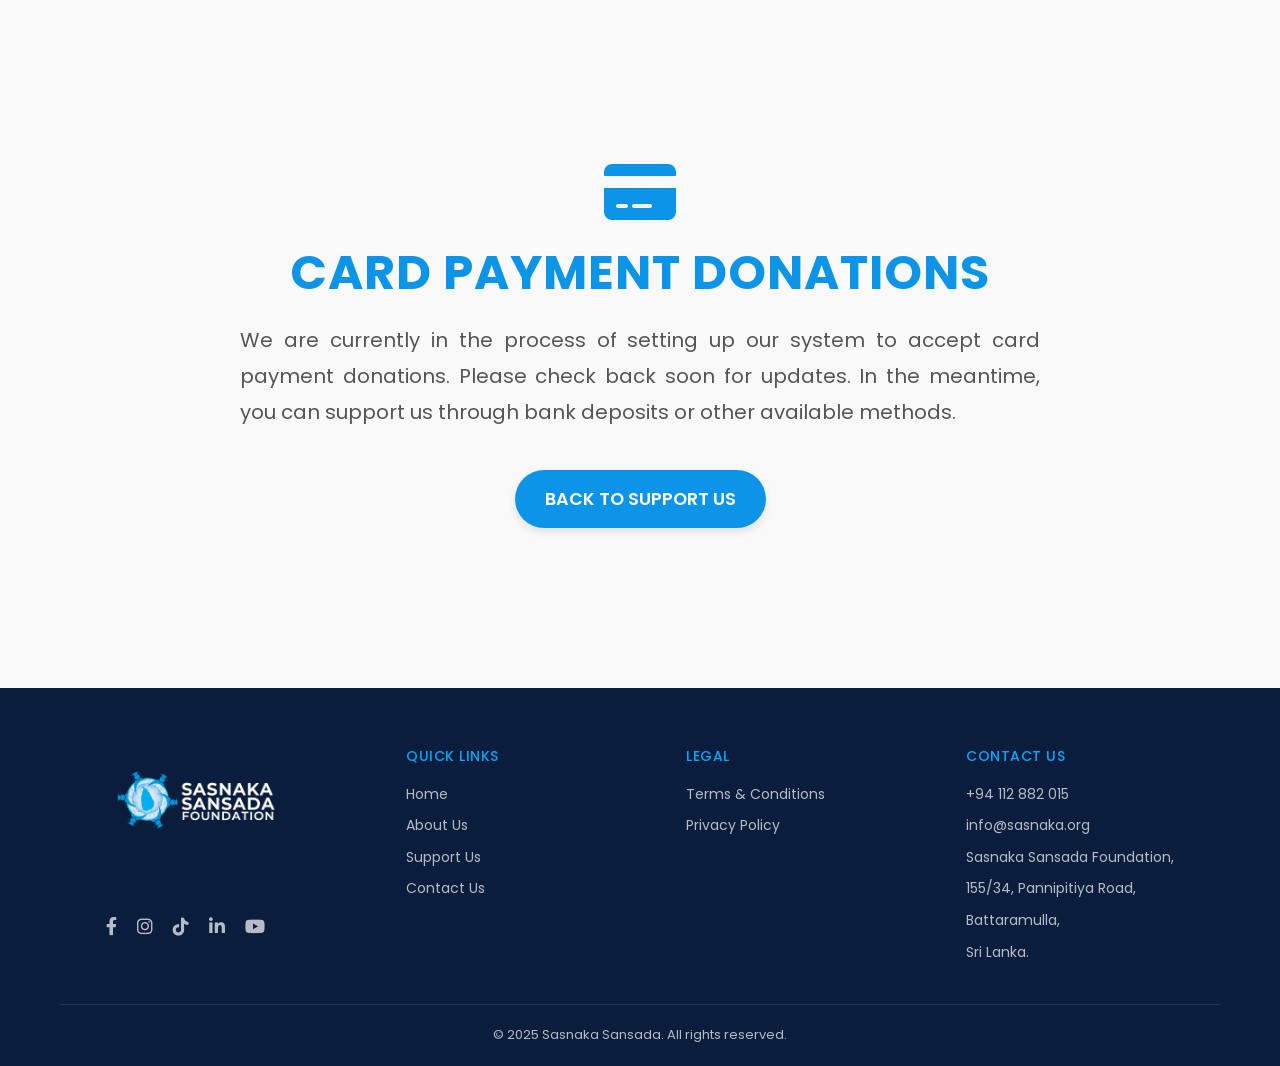
<file: card-payment-notice.html>
<!DOCTYPE html>
<html lang="en">
<head>
    <meta charset="UTF-8">
    <meta name="viewport" content="width=device-width, initial-scale=1.0">
    <title>Card Payment Donations | Sasnaka Sansada</title>
    <link rel="icon" type="image/x-icon" href="favicon.ico">
    <link rel="icon" type="image/png" sizes="32x32" href="favicon-32x32.png">
    <link rel="icon" type="image/png" sizes="16x16" href="favicon-16x16.png">
    <link rel="apple-touch-icon" sizes="180x180" href="apple-touch-icon.png">
    <link rel="stylesheet" href="styles.css">
    <link rel="stylesheet" href="card-payment-notice.css">
    <link rel="stylesheet" href="https://cdnjs.cloudflare.com/ajax/libs/font-awesome/6.0.0/css/all.min.css">
    <link href="https://fonts.googleapis.com/css2?family=Poppins:wght@300;400;500;600;700;800&display=swap" rel="stylesheet">
</head>
<body>
    <!-- Navigation
    <nav class="navbar">
        <div class="container">
            <div class="logo">
                <a href="index.html">
                    <img src="logo.png" alt="Sasnaka Sansada Logo">
                </a>
            </div>
        </div>
    </nav> -->

    <!-- Main Content -->
    <main class="notice-section">
        <div class="container">
            <div class="notice-section">
                <i class="fas fa-credit-card icon"></i>
                <h1 class="notice-title">Card Payment Donations</h1>
                <p class="notice-description">
                    We are currently in the process of setting up our system to accept card payment donations. 
                    Please check back soon for updates. In the meantime, you can support us through bank deposits or other available methods.
                </p>
                <a href="Support-Us.html" class="btn-primary">Back to Support Us</a>
            </div>
        </div>
    </main>

    <!-- Footer -->
    <footer class="footer">
        <div class="container">
            <div class="footer-content">
                <!-- Logo and Social Links Section -->
                <div class="footer-logo-section">
                    <img src="Sasnaka-Footer-img.png" alt="Sasnaka Logo" class="footer-logo">
                    <div class="social-links">
                        <a href="https://www.facebook.com/sasnaka/" target="_blank">
                            <i class="fab fa-facebook-f"></i>
                        </a>
                        <a href="https://www.instagram.com/sasnakasansada/" target="_blank">
                            <i class="fab fa-instagram"></i>
                        </a>
                        <a href="https://www.tiktok.com/@sasnakasansada" target="_blank">
                            <i class="fab fa-tiktok"></i>
                        </a>
                        <a href="https://www.linkedin.com/company/sasnaka/" target="_blank">
                            <i class="fab fa-linkedin-in"></i>
                        </a>
                        <a href="https://www.youtube.com/@sasnakasansada" target="_blank">
                            <i class="fab fa-youtube"></i>
                        </a>
                    </div>
                </div>

                <!-- Links Section -->
                <div class="footer-links-section">
                    <!-- Quick Links Section -->
                    <div class="footer-section">
                        <h3>Quick Links</h3>
                        <ul>
                            <li><a href="index.html">Home</a></li>
                            <li><a href="About-Us.html">About Us</a></li>
                            <!-- <li><a href="projects.html">Projects</a></li> -->
                            <li><a href="Support-Us.html">Support Us</a></li>
                            <li><a href="contact.html">Contact Us</a></li>
                        </ul>
                    </div>

                    <!-- Legal Section -->
                    <div class="footer-section">
                        <h3>Legal</h3>
                        <ul>
                            <li><a href="terms.html">Terms &amp; Conditions</a></li>
                            <li><a href="privacy.html">Privacy Policy</a></li>
                        </ul>
                    </div>

                    <!-- Contact Us Section -->
                    <div class="footer-section">
                        <h3>Contact Us</h3>
                        <ul>
                            <li><span>+94 112 882 015</span></li>
                            <li><span>info@sasnaka.org</span></li>
                            <li><span>Sasnaka Sansada Foundation,</span></li>
                            <li><span>155/34, Pannipitiya Road,</span></li>
                            <li><span>Battaramulla,</span></li>
                            <li><span>Sri Lanka.</span></li>
                        </ul>
                    </div>
                </div>
            </div>

            <!-- Footer Bottom -->
            <div class="footer-bottom">
                <p>&copy; 2025 Sasnaka Sansada. All rights reserved.</p>
            </div>
        </div>
    </footer>

    <script src="script.js"></script>
</body>
</html>
</file>
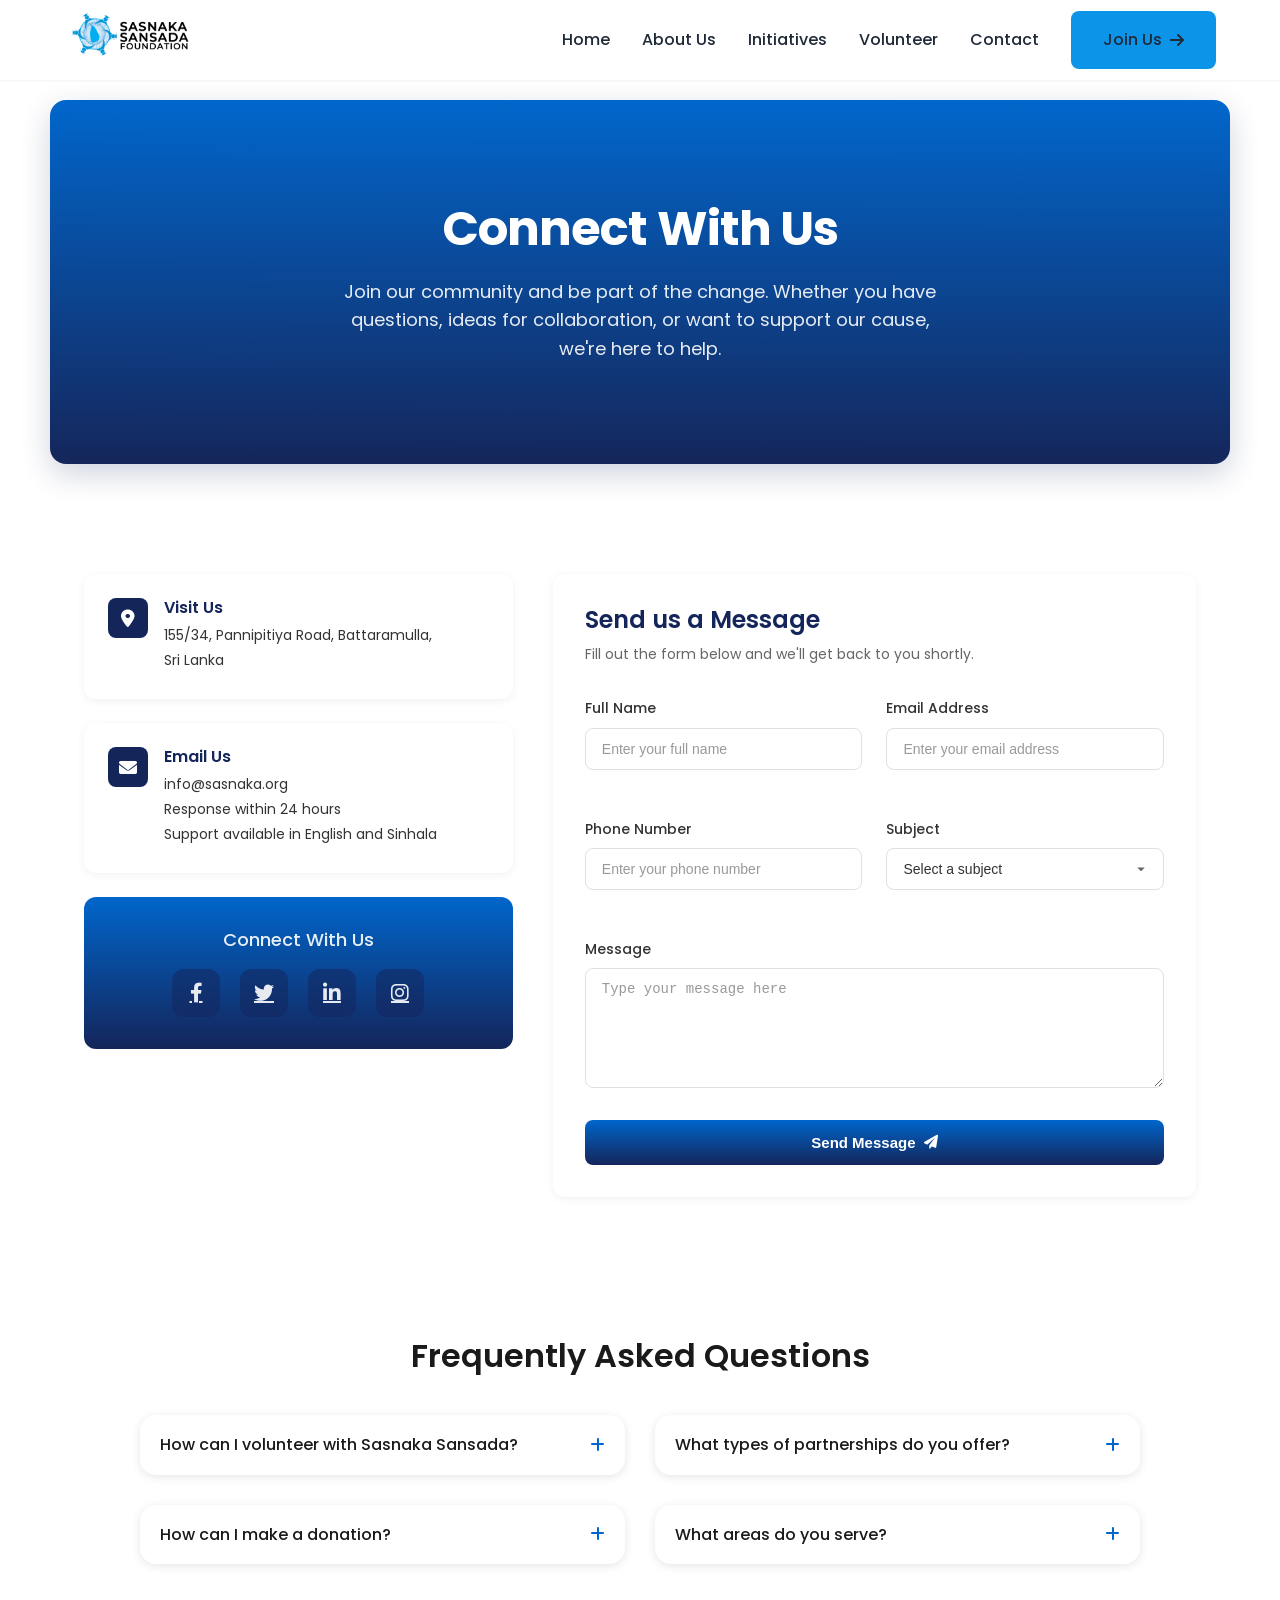
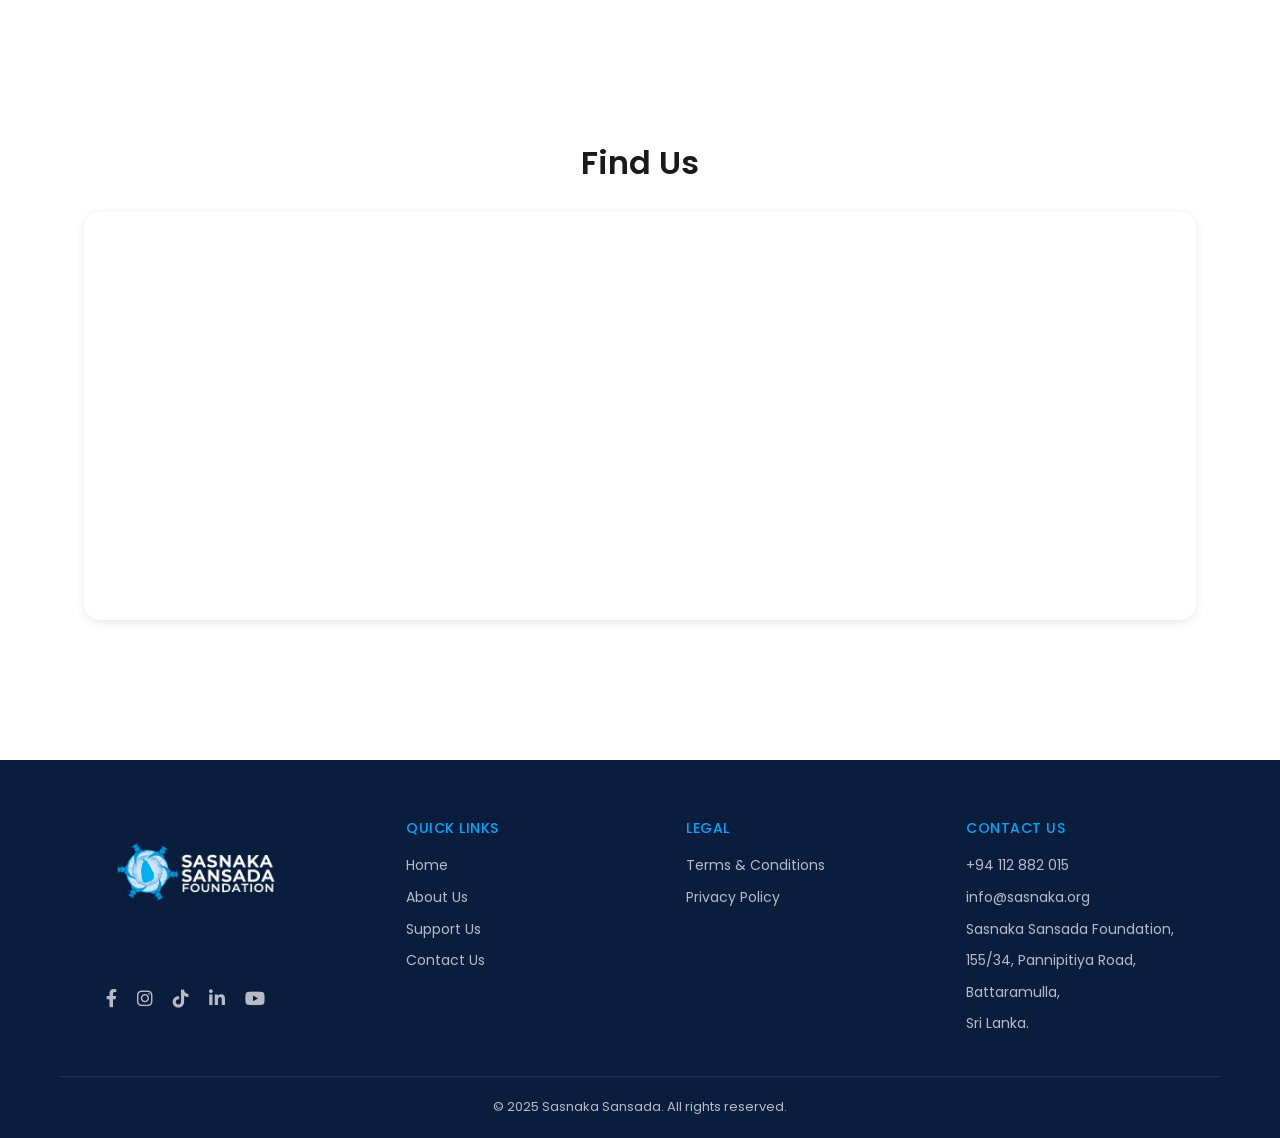
<file: contact.html>
<!DOCTYPE html>
<html lang="en">
<head>
    <meta charset="UTF-8">
    <meta name="viewport" content="width=device-width, initial-scale=1.0">
    <title>Contact Us | Sasnaka Sansada</title>
    <link rel="icon" type="image/x-icon" href="favicon.ico">
    <link rel="icon" type="image/png" sizes="32x32" href="favicon-32x32.png">
    <link rel="icon" type="image/png" sizes="16x16" href="favicon-16x16.png">
    <link rel="apple-touch-icon" sizes="180x180" href="apple-touch-icon.png">
    <link rel="stylesheet" href="styles.css">
    <link rel="stylesheet" href="contact.css">
    <link rel="stylesheet" href="animations.css">
    <link rel="stylesheet" href="https://cdnjs.cloudflare.com/ajax/libs/font-awesome/6.0.0/css/all.min.css">
    <link rel="stylesheet" href="https://unpkg.com/aos@next/dist/aos.css" />
    <link href="https://fonts.googleapis.com/css2?family=Poppins:wght@300;400;500;600;700;800&display=swap" rel="stylesheet">
</head>
<body>
    <!-- Preloader -->
    <div id="preloader">
        <div class="loader">
            <img src="Sasnaka-Logo.png" alt="Sasnaka Logo">
        </div>
    </div>
    <!-- Navigation -->
    <nav class="navbar">
        <div class="container">
            <div class="logo">
                <a href="index.html">
                    <img src="logo.png" alt="Sasnaka Sansada Logo">
                </a>            
            </div>
            <div class="nav-links">
                <a href="index.html">Home</a>
                <a href="About-Us.html">About Us</a>
                <a href="initiatives.html">Initiatives</a>
                <!-- <a href="impact.html">Impact</a> -->
                <a href="volunteer.html">Volunteer</a>
                <a href="contact.html">Contact</a>
                <a href="volunteer.html" class="btn-primary">Join Us <i class="fas fa-arrow-right"></i></a>
            </div>
            <div class="mobile-menu">
                <i class="fas fa-bars"></i>
            </div>
        </div>
    </nav>

    <!-- Hero Section -->
    <section class="contact-hero">
        <div class="hero-content">
            <h1>Connect With Us</h1>
            <p>Join our community and be part of the change. Whether you have questions, ideas for collaboration, or want to support our cause, we're here to help.</p>
        </div>
        <div class="hero-pattern"></div>
    </section>

    <!-- Main Content -->
    <main class="contact-section">
        <div class="container">
            <!-- Contact Grid -->
            <div class="contact-grid">
                <!-- Contact Info -->
                <div class="contact-info">
                    <div class="info-card">
                        <div class="info-icon">
                            <i class="fas fa-map-marker-alt"></i>
                        </div>
                        <div class="info-content">
                            <h3>Visit Us</h3>
                            <p>155/34, Pannipitiya Road, Battaramulla,</p>
                            <p class="info-detail">Sri Lanka</p>
                        </div>
                    </div>

                    <!-- <div class="info-card">
                        <div class="info-icon">
                            <i class="fas fa-phone"></i>
                        </div>
                        <div class="info-content">
                            <h3>Call Us</h3>
                            <p>+94 11 234 5678</p>
                            <p class="info-detail">Available during business hours</p>
                            <p class="info-detail">24/7 Emergency Support</p>
                        </div>
                    </div> -->

                    <div class="info-card">
                        <div class="info-icon">
                            <i class="fas fa-envelope"></i>
                        </div>
                        <div class="info-content">
                            <h3>Email Us</h3>
                            <p>info@sasnaka.org</p>
                            <p class="info-detail">Response within 24 hours</p>
                            <p class="info-detail">Support available in English and Sinhala</p>
                        </div>
                    </div>

                    <div class="social-connect">
                        <h3>Connect With Us</h3>
                        <div class="social-icons">
                            <a href="https://www.facebook.com/sasnaka/" target="_blank" class="social-icon">
                                <i class="fab fa-facebook-f"></i>
                            </a>
                            <a href="https://x.com/sasnakasansada" target="_blank" class="social-icon">
                                <i class="fab fa-twitter"></i>
                            </a>
                            <a href="https://www.linkedin.com/company/sasnaka/posts/?feedView=all" target="_blank" class="social-icon">
                                <i class="fab fa-linkedin-in"></i>
                            </a>
                            <a href="https://www.instagram.com/sasnakasansada/" target="_blank" class="social-icon">
                                <i class="fab fa-instagram"></i>
                            </a>
                        </div>
                    </div>
                </div>

                <!-- Contact Form -->
                <div class="form-container">
                    <div class="form-header">
                        <h2>Send us a Message</h2>
                        <p>Fill out the form below and we'll get back to you shortly.</p>
                    </div>
                    <form class="contact-form" id="contactForm">
                        <div class="form-row">
                            <div class="form-group">
                                <label for="name">Full Name</label>
                                <input type="text" id="name" class="form-input" placeholder="Enter your full name" required>
                            </div>
                            <div class="form-group">
                                <label for="email">Email Address</label>
                                <input type="email" id="email" class="form-input" placeholder="Enter your email address" required>
                            </div>
                        </div>

                        <div class="form-row">
                            <div class="form-group">
                                <label for="phone">Phone Number</label>
                                <input type="tel" id="phone" class="form-input" placeholder="Enter your phone number">
                            </div>
                            <div class="form-group">
                                <label for="subject">Subject</label>
                                <select id="subject" class="form-input" required>
                                    <option value="">Select a subject</option>
                                    <option value="general">General Inquiry</option>
                                    <option value="volunteer">Volunteer Opportunity</option>
                                    <option value="partnership">Partnership</option>
                                    <option value="donation">Donation</option>
                                    <option value="other">Other</option>
                                </select>
                            </div>
                        </div>

                        <div class="form-group">
                            <label for="message">Message</label>
                            <textarea id="message" class="form-input" rows="4" placeholder="Type your message here" required></textarea>
                        </div>

                        <button type="submit" class="submit-btn">
                            Send Message <i class="fas fa-paper-plane"></i>
                        </button>
                    </form>
                </div>
            </div>

            <!-- FAQ Section -->
            <section class="faq-section">
                <h2>Frequently Asked Questions</h2>
                <div class="faq-grid">
                    <div class="faq-item">
                        <div class="faq-question">
                            <h3>How can I volunteer with Sasnaka Sansada?</h3>
                            <i class="fas fa-plus"></i>
                        </div>
                        <div class="faq-answer">
                            <p>You can volunteer by filling out our volunteer application form on the Volunteer page. We have various opportunities available throughout the year.</p>
                        </div>
                    </div>

                    <div class="faq-item">
                        <div class="faq-question">
                            <h3>What types of partnerships do you offer?</h3>
                            <i class="fas fa-plus"></i>
                        </div>
                        <div class="faq-answer">
                            <p>We offer various partnership opportunities including project collaborations, sponsorships, and long-term strategic partnerships.</p>
                        </div>
                    </div>

                    <div class="faq-item">
                        <div class="faq-question">
                            <h3>How can I make a donation?</h3>
                            <i class="fas fa-plus"></i>
                        </div>
                        <div class="faq-answer">
                            <p>You can make donations through our secure online platform or by contacting our team directly for other donation methods.</p>
                        </div>
                    </div>

                    <div class="faq-item">
                        <div class="faq-question">
                            <h3>What areas do you serve?</h3>
                            <i class="fas fa-plus"></i>
                        </div>
                        <div class="faq-answer">
                            <p>We serve communities across Sri Lanka with a focus on education, healthcare, and sustainable development initiatives.</p>
                        </div>
                    </div>
                </div>
            </section>

            <!-- Map Section -->
            <section class="map-section">
                <h2>Find Us</h2>
                <div class="map-container">
                    <iframe 
                        src="https://www.google.com/maps/embed?pb=!1m18!1m12!1m3!1d3960.798467148148!2d79.8487314!3d6.9270796!2m3!1f0!2f0!3f0!3m2!1i1024!2i768!4f13.1!3m3!1m2!1s0x3ae259631d38f527%3A0x1b0c0c0c0c0c0c0c!2sColombo%2C%20Sri%20Lanka!5e0!3m2!1sen!2slk!4v1648123456789!5m2!1sen!2slk" 
                        width="100%" 
                        height="400" 
                        style="border:0; border-radius: 16px;" 
                        allowfullscreen="" 
                        loading="lazy">
                    </iframe>
                </div>
            </section>
        </div>
    </main>

    <!-- Footer -->
    <footer class="footer">
        <div class="container">
            <div class="footer-content">
                <!-- Logo and Social Links Section -->
                <div class="footer-logo-section">
                    <img src="Sasnaka-Footer-img.png" alt="Sasnaka Logo" class="footer-logo">
                    <div class="social-links">
                        <a href="https://www.facebook.com/sasnaka/" target="_blank">
                            <i class="fab fa-facebook-f"></i>
                        </a>
                        <a href="https://www.instagram.com/sasnakasansada/" target="_blank">
                            <i class="fab fa-instagram"></i>
                        </a>
                        <a href="https://www.tiktok.com/@sasnakasansada" target="_blank">
                            <i class="fab fa-tiktok"></i>
                        </a>
                        <a href="https://www.linkedin.com/company/sasnaka/" target="_blank">
                            <i class="fab fa-linkedin-in"></i>
                        </a>
                        <a href="https://www.youtube.com/@sasnakasansada" target="_blank">
                            <i class="fab fa-youtube"></i>
                        </a>
                    </div>
                </div>

                <!-- Links Section -->
                <div class="footer-links-section">
                    <!-- Quick Links Section -->
                    <div class="footer-section">
                        <h3>Quick Links</h3>
                        <ul>
                            <li><a href="index.html">Home</a></li>
                            <li><a href="About-Us.html">About Us</a></li>
                            <!-- <li><a href="projects.html">Projects</a></li> -->
                            <li><a href="Support-Us.html">Support Us</a></li>
                            <li><a href="contact.html">Contact Us</a></li>
                        </ul>
                    </div>

                    <!-- Legal Section -->
                    <div class="footer-section">
                        <h3>Legal</h3>
                        <ul>
                            <li><a href="terms.html">Terms &amp; Conditions</a></li>
                            <li><a href="privacy.html">Privacy Policy</a></li>
                        </ul>
                    </div>

                    <!-- Contact Us Section -->
                    <div class="footer-section">
                        <h3>Contact Us</h3>
                        <ul>
                            <li><span>+94 112 882 015</span></li>
                            <li><span>info@sasnaka.org</span></li>
                            <li><span>Sasnaka Sansada Foundation,</span></li>
                            <li><span>155/34, Pannipitiya Road,</span></li>
                            <li><span>Battaramulla,</span></li>
                            <li><span>Sri Lanka.</span></li>
                        </ul>
                    </div>
                </div>
            </div>

            <!-- Footer Bottom -->
            <div class="footer-bottom">
                <p>&copy; 2025 Sasnaka Sansada. All rights reserved.</p>
            </div>
        </div>
    </footer>

    <script src="https://unpkg.com/aos@next/dist/aos.js"></script>
    <script>
        AOS.init({
            duration: 800,
            offset: 100,
            once: true
        });
    </script>
    <script src="script.js"></script>
</body>
</html>
</file>
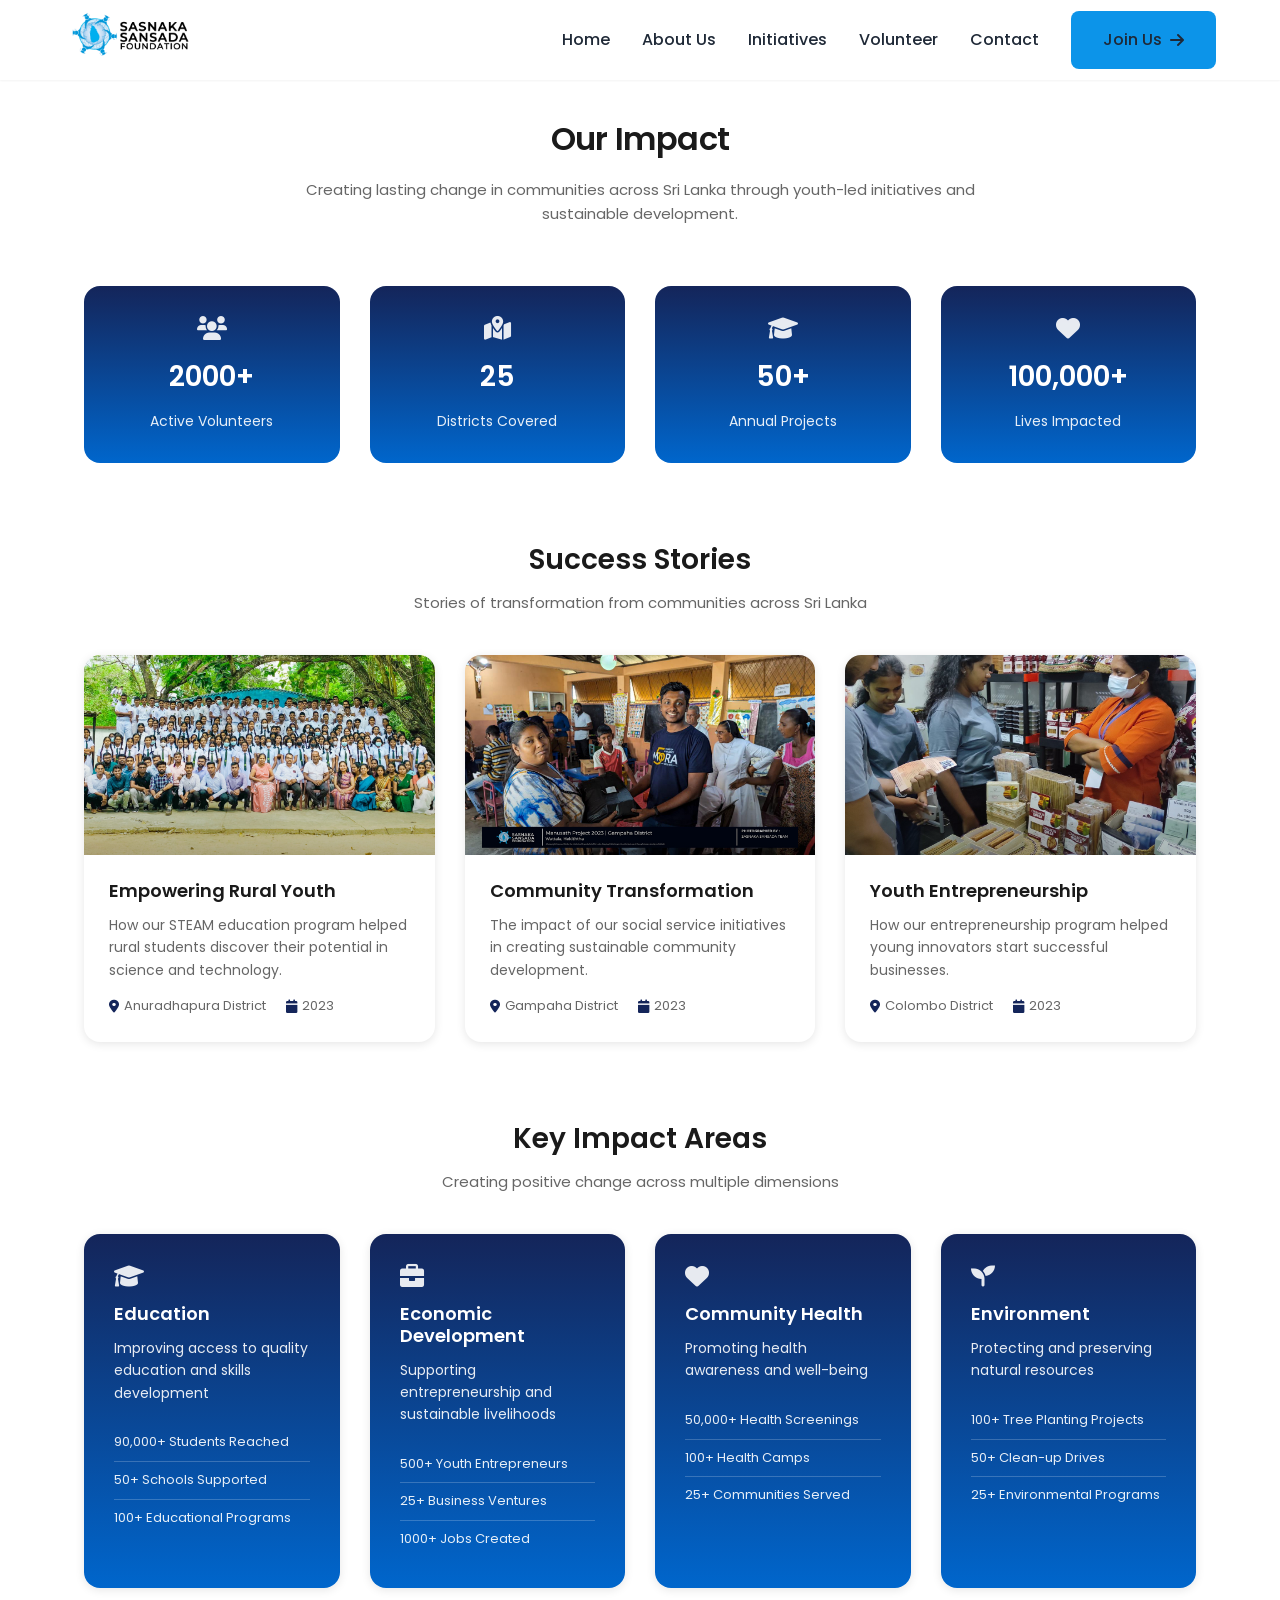
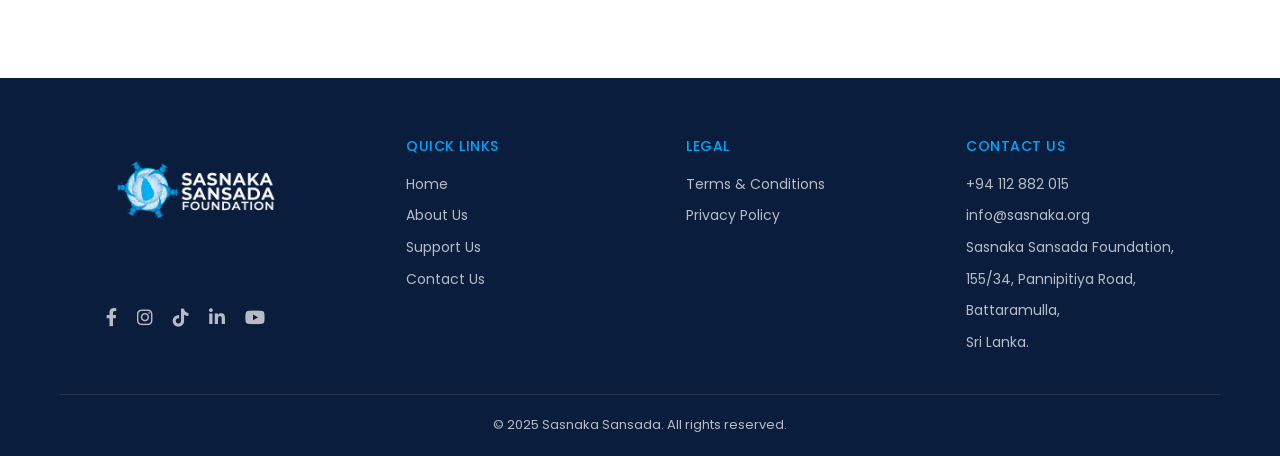
<file: impact.html>
<!DOCTYPE html>
<html lang="en">
<head>
    <meta charset="UTF-8">
    <meta name="viewport" content="width=device-width, initial-scale=1.0">
    <title>Our Impact | Sasnaka Sansada</title>
    <link rel="icon" type="image/x-icon" href="favicon.ico">
    <link rel="icon" type="image/png" sizes="32x32" href="favicon-32x32.png">
    <link rel="icon" type="image/png" sizes="16x16" href="favicon-16x16.png">
    <link rel="apple-touch-icon" sizes="180x180" href="apple-touch-icon.png">
    <link rel="stylesheet" href="styles.css">
    <link rel="stylesheet" href="impact.css">
    <link rel="stylesheet" href="animations.css">
    <link rel="stylesheet" href="https://cdnjs.cloudflare.com/ajax/libs/font-awesome/6.0.0/css/all.min.css">
    <link href="https://fonts.googleapis.com/css2?family=Poppins:wght@300;400;500;600;700;800&display=swap" rel="stylesheet">
</head>
<body>
    <!-- Preloader -->
    <div id="preloader">
        <div class="loader">
            <img src="Sasnaka-Logo.png" alt="Sasnaka Logo">
        </div>
    </div>
    <!-- Navigation -->
    <nav class="navbar">
        <div class="container">
            <div class="logo">
                <a href="index.html">
                    <img src="logo.png" alt="Sasnaka Sansada Logo">
                </a>            
            </div>
            <div class="nav-links">
                <a href="index.html">Home</a>
                <a href="About-Us.html">About Us</a>
                <a href="initiatives.html">Initiatives</a>
                <!-- <a href="impact.html">Impact</a> -->
                <a href="volunteer.html">Volunteer</a>
                <a href="contact.html">Contact</a>
                <a href="volunteer.html" class="btn-primary">Join Us <i class="fas fa-arrow-right"></i></a>
            </div>
            <div class="mobile-menu">
                <i class="fas fa-bars"></i>
            </div>
        </div>
    </nav>

    <!-- Main Content -->
    <main class="impact-section">
        <div class="container">
            <!-- Impact Header -->
            <div class="impact-header">
                <h1>Our Impact</h1>
                <p class="impact-description">
                    Creating lasting change in communities across Sri Lanka through youth-led initiatives and sustainable development.
                </p>
            </div>

            <!-- Impact Stats -->
            <div class="stats-grid">
                <div class="stat-card">
                    <i class="fas fa-users"></i>
                    <div class="stat-number">2000+</div>
                    <div class="stat-label">Active Volunteers</div>
                </div>
                <div class="stat-card">
                    <i class="fas fa-map-marked-alt"></i>
                    <div class="stat-number">25</div>
                    <div class="stat-label">Districts Covered</div>
                </div>
                <div class="stat-card">
                    <i class="fas fa-graduation-cap"></i>
                    <div class="stat-number">50+</div>
                    <div class="stat-label">Annual Projects</div>
                </div>
                <div class="stat-card">
                    <i class="fas fa-heart"></i>
                    <div class="stat-number">100,000+</div>
                    <div class="stat-label">Lives Impacted</div>
                </div>
            </div>

            <!-- Success Stories -->
            <div class="stories-section">
                <h2>Success Stories</h2>
                <p class="section-description">Stories of transformation from communities across Sri Lanka</p>
                
                <div class="stories-grid">
                    <div class="story-card">
                        <div class="story-image">
                            <img src="empower_rural_youth.jpg" 
                                alt="Rural students participating in STEAM education program" loading="lazy">
                        </div>
                        <div class="story-content">
                            <h3>Empowering Rural Youth</h3>
                            <p>How our STEAM education program helped rural students discover their potential in science and technology.</p>
                            <div class="story-meta">
                                <span><i class="fas fa-map-marker-alt"></i> Anuradhapura District</span>
                                <span><i class="fas fa-calendar"></i> 2023</span>
                            </div>
                        </div>
                    </div>
                    <div class="story-card">
                        <div class="story-image">
                            <img src="community_transform.jpg" 
                                alt="Community development project in action" loading="lazy">
                        </div>
                        <div class="story-content">
                            <h3>Community Transformation</h3>
                            <p>The impact of our social service initiatives in creating sustainable community development.</p>
                            <div class="story-meta">
                                <span><i class="fas fa-map-marker-alt"></i> Gampaha District</span>
                                <span><i class="fas fa-calendar"></i> 2023</span>
                            </div>
                        </div>
                    </div>
                    <div class="story-card">
                        <div class="story-image">
                            <img src="youth_entre.jpg" 
                                alt="Young entrepreneurs working on their business" loading="lazy">
                        </div>
                        <div class="story-content">
                            <h3>Youth Entrepreneurship</h3>
                            <p>How our entrepreneurship program helped young innovators start successful businesses.</p>
                            <div class="story-meta">
                                <span><i class="fas fa-map-marker-alt"></i> Colombo District</span>
                                <span><i class="fas fa-calendar"></i> 2023</span>
                            </div>
                        </div>
                    </div>
                </div>
            </div>

            <!-- Impact Areas -->
            <div class="impact-areas">
                <h2>Key Impact Areas</h2>
                <p class="section-description">Creating positive change across multiple dimensions</p>
                
                <div class="areas-grid">
                    <div class="area-card">
                        <div class="area-content">
                            <i class="fas fa-graduation-cap"></i>
                            <h3>Education</h3>
                            <p>Improving access to quality education and skills development</p>
                            <ul>
                                <li>90,000+ Students Reached</li>
                                <li>50+ Schools Supported</li>
                                <li>100+ Educational Programs</li>
                            </ul>
                        </div>
                    </div>
                    <div class="area-card">
                        <div class="area-content">
                            <i class="fas fa-briefcase"></i>
                            <h3>Economic Development</h3>
                            <p>Supporting entrepreneurship and sustainable livelihoods</p>
                            <ul>
                                <li>500+ Youth Entrepreneurs</li>
                                <li>25+ Business Ventures</li>
                                <li>1000+ Jobs Created</li>
                            </ul>
                        </div>
                    </div>
                    <div class="area-card">
                        <div class="area-content">
                            <i class="fas fa-heart"></i>
                            <h3>Community Health</h3>
                            <p>Promoting health awareness and well-being</p>
                            <ul>
                                <li>50,000+ Health Screenings</li>
                                <li>100+ Health Camps</li>
                                <li>25+ Communities Served</li>
                            </ul>
                        </div>
                    </div>
                    <div class="area-card">
                        <div class="area-content">
                            <i class="fas fa-seedling"></i>
                            <h3>Environment</h3>
                            <p>Protecting and preserving natural resources</p>
                            <ul>
                                <li>100+ Tree Planting Projects</li>
                                <li>50+ Clean-up Drives</li>
                                <li>25+ Environmental Programs</li>
                            </ul>
                        </div>
                    </div>
                </div>
            </div>
        </div>
    </main>

    <!-- Footer -->
    <footer class="footer">
        <div class="container">
            <div class="footer-content">
                <!-- Logo and Social Links Section -->
                <div class="footer-logo-section">
                    <img src="Sasnaka-Footer-img.png" alt="Sasnaka Logo" class="footer-logo">
                    <div class="social-links">
                        <a href="https://www.facebook.com/sasnaka/" target="_blank">
                            <i class="fab fa-facebook-f"></i>
                        </a>
                        <a href="https://www.instagram.com/sasnakasansada/" target="_blank">
                            <i class="fab fa-instagram"></i>
                        </a>
                        <a href="https://www.tiktok.com/@sasnakasansada" target="_blank">
                            <i class="fab fa-tiktok"></i>
                        </a>
                        <a href="https://www.linkedin.com/company/sasnaka/" target="_blank">
                            <i class="fab fa-linkedin-in"></i>
                        </a>
                        <a href="https://www.youtube.com/@sasnakasansada" target="_blank">
                            <i class="fab fa-youtube"></i>
                        </a>
                    </div>
                </div>

                <!-- Links Section -->
                <div class="footer-links-section">
                    <!-- Quick Links Section -->
                    <div class="footer-section">
                        <h3>Quick Links</h3>
                        <ul>
                            <li><a href="index.html">Home</a></li>
                            <li><a href="About-Us.html">About Us</a></li>
                            <!-- <li><a href="projects.html">Projects</a></li> -->
                            <li><a href="Support-Us.html">Support Us</a></li>
                            <li><a href="contact.html">Contact Us</a></li>
                        </ul>
                    </div>

                    <!-- Legal Section -->
                    <div class="footer-section">
                        <h3>Legal</h3>
                        <ul>
                            <li><a href="terms.html">Terms &amp; Conditions</a></li>
                            <li><a href="privacy.html">Privacy Policy</a></li>
                        </ul>
                    </div>

                    <!-- Contact Us Section -->
                    <div class="footer-section">
                        <h3>Contact Us</h3>
                        <ul>
                            <li><span>+94 112 882 015</span></li>
                            <li><span>info@sasnaka.org</span></li>
                            <li><span>Sasnaka Sansada Foundation,</span></li>
                            <li><span>155/34, Pannipitiya Road,</span></li>
                            <li><span>Battaramulla,</span></li>
                            <li><span>Sri Lanka.</span></li>
                        </ul>
                    </div>
                </div>
            </div>

            <!-- Footer Bottom -->
            <div class="footer-bottom">
                <p>&copy; 2025 Sasnaka Sansada. All rights reserved.</p>
            </div>
        </div>
    </footer>

    <script src="script.js"></script>
</body>
</html>
</file>
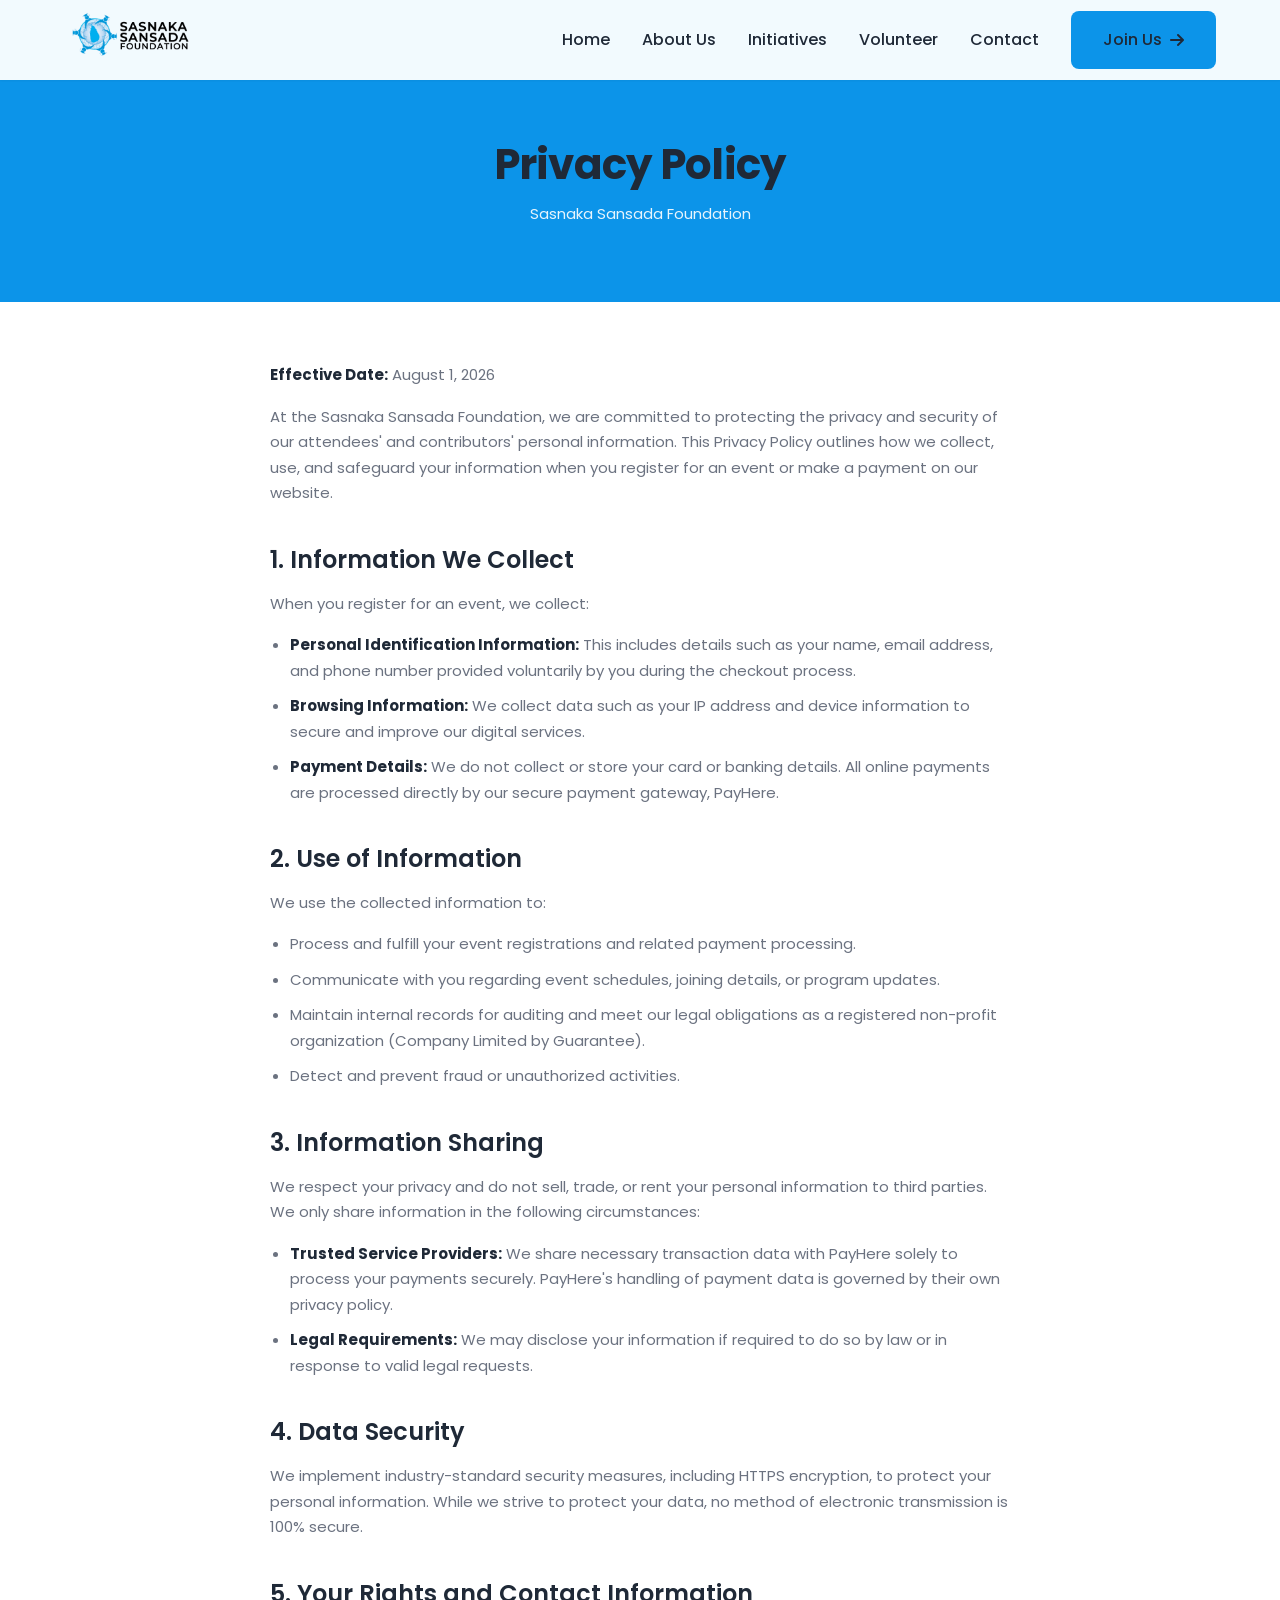
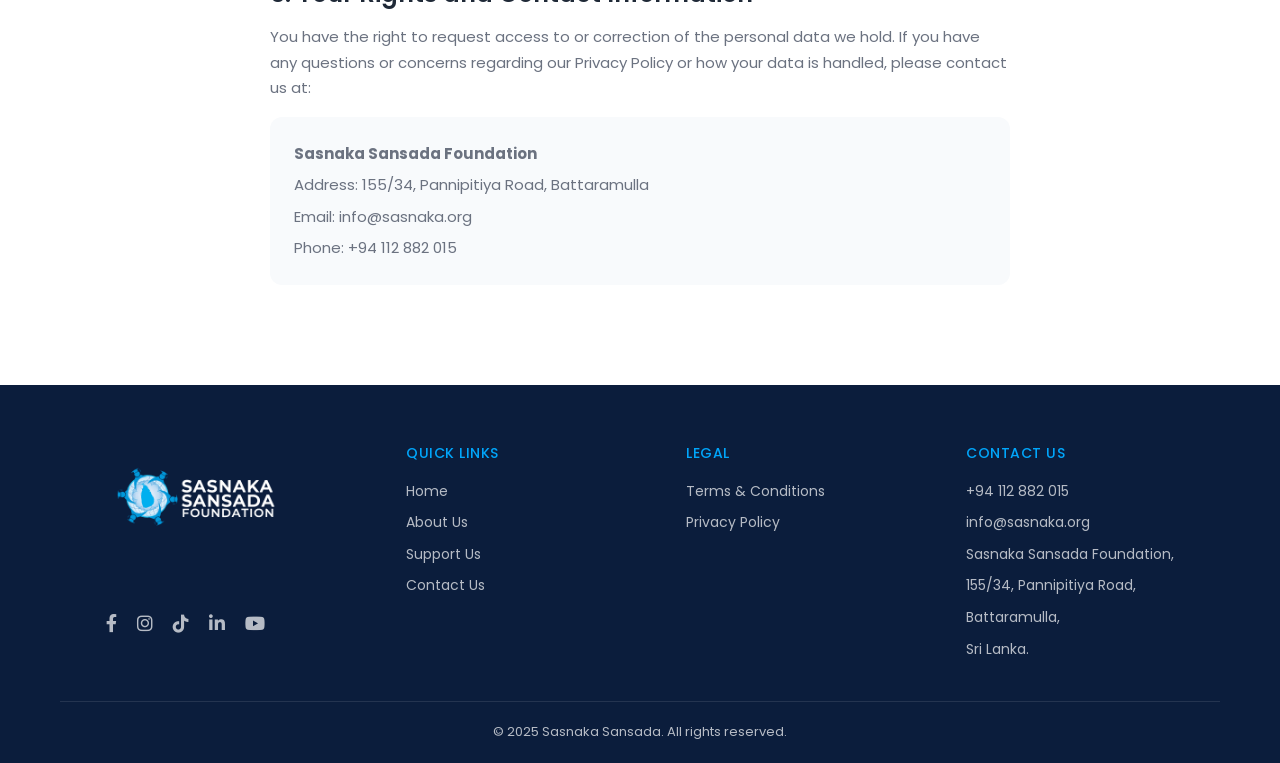
<file: privacy.html>
<!DOCTYPE html>
<html lang="en">
<head>
    <meta charset="UTF-8">
    <meta name="viewport" content="width=device-width, initial-scale=1.0">
    <title>Privacy Policy | Sasnaka Sansada</title>
    <link rel="icon" type="image/x-icon" href="favicon.ico">
    <link rel="icon" type="image/png" sizes="32x32" href="favicon-32x32.png">
    <link rel="icon" type="image/png" sizes="16x16" href="favicon-16x16.png">
    <link rel="apple-touch-icon" sizes="180x180" href="apple-touch-icon.png">
    <link rel="stylesheet" href="styles.css">
    <link rel="stylesheet" href="animations.css">
    <link rel="stylesheet" href="legal.css">
    <link rel="stylesheet" href="https://cdnjs.cloudflare.com/ajax/libs/font-awesome/6.0.0/css/all.min.css">
    <link href="https://fonts.googleapis.com/css2?family=Poppins:wght@300;400;500;600;700;800&display=swap" rel="stylesheet">
</head>
<body>
    <!-- Preloader -->
    <div id="preloader">
        <div class="loader">
            <img src="Sasnaka-Logo.png" alt="Sasnaka Logo">
        </div>
    </div>
    <!-- Navigation -->
    <nav class="navbar">
        <div class="container">
            <div class="logo">
                <a href="index.html">
                    <img src="logo.png" alt="Sasnaka Sansada Logo">
                </a>
            </div>
            <div class="nav-links">
                <a href="index.html">Home</a>
                <a href="About-Us.html">About Us</a>
                <a href="initiatives.html">Initiatives</a>
                <!-- <a href="impact.html">Impact</a> -->
                <a href="volunteer.html">Volunteer</a>
                <a href="contact.html">Contact</a>
                <a href="volunteer.html" class="btn-primary">Join Us <i class="fas fa-arrow-right"></i></a>
            </div>
            <div class="mobile-menu">
                <i class="fas fa-bars"></i>
            </div>
        </div>
    </nav>

    <!-- Hero -->
    <section class="legal-hero">
        <h1>Privacy Policy</h1>
        <p>Sasnaka Sansada Foundation</p>
    </section>

    <!-- Main Content -->
    <main class="legal-section">
        <div class="legal-content">
            <p class="legal-meta">
                <strong>Effective Date:</strong> August 1, 2026
            </p>

            <p>At the Sasnaka Sansada Foundation, we are committed to protecting the privacy and security of our attendees' and contributors' personal information. This Privacy Policy outlines how we collect, use, and safeguard your information when you register for an event or make a payment on our website.</p>

            <h2>1. Information We Collect</h2>
            <p>When you register for an event, we collect:</p>
            <ul>
                <li><strong>Personal Identification Information:</strong> This includes details such as your name, email address, and phone number provided voluntarily by you during the checkout process.</li>
                <li><strong>Browsing Information:</strong> We collect data such as your IP address and device information to secure and improve our digital services.</li>
                <li><strong>Payment Details:</strong> We do not collect or store your card or banking details. All online payments are processed directly by our secure payment gateway, PayHere.</li>
            </ul>

            <h2>2. Use of Information</h2>
            <p>We use the collected information to:</p>
            <ul>
                <li>Process and fulfill your event registrations and related payment processing.</li>
                <li>Communicate with you regarding event schedules, joining details, or program updates.</li>
                <li>Maintain internal records for auditing and meet our legal obligations as a registered non-profit organization (Company Limited by Guarantee).</li>
                <li>Detect and prevent fraud or unauthorized activities.</li>
            </ul>

            <h2>3. Information Sharing</h2>
            <p>We respect your privacy and do not sell, trade, or rent your personal information to third parties. We only share information in the following circumstances:</p>
            <ul>
                <li><strong>Trusted Service Providers:</strong> We share necessary transaction data with PayHere solely to process your payments securely. PayHere's handling of payment data is governed by their own privacy policy.</li>
                <li><strong>Legal Requirements:</strong> We may disclose your information if required to do so by law or in response to valid legal requests.</li>
            </ul>

            <h2>4. Data Security</h2>
            <p>We implement industry-standard security measures, including HTTPS encryption, to protect your personal information. While we strive to protect your data, no method of electronic transmission is 100% secure.</p>

            <h2>5. Your Rights and Contact Information</h2>
            <p>You have the right to request access to or correction of the personal data we hold. If you have any questions or concerns regarding our Privacy Policy or how your data is handled, please contact us at:</p>
            <div class="legal-contact">
                <p><strong>Sasnaka Sansada Foundation</strong></p>
                <p>Address: 155/34, Pannipitiya Road, Battaramulla</p>
                <p>Email: info@sasnaka.org</p>
                <p>Phone: +94 112 882 015</p>
            </div>
        </div>
    </main>

    <!-- Footer -->
    <footer class="footer">
        <div class="container">
            <div class="footer-content">
                <!-- Logo and Social Links Section -->
                <div class="footer-logo-section">
                    <img src="Sasnaka-Footer-img.png" alt="Sasnaka Logo" class="footer-logo">
                    <div class="social-links">
                        <a href="https://www.facebook.com/sasnaka/" target="_blank">
                            <i class="fab fa-facebook-f"></i>
                        </a>
                        <a href="https://www.instagram.com/sasnakasansada/" target="_blank">
                            <i class="fab fa-instagram"></i>
                        </a>
                        <a href="https://www.tiktok.com/@sasnakasansada" target="_blank">
                            <i class="fab fa-tiktok"></i>
                        </a>
                        <a href="https://www.linkedin.com/company/sasnaka/" target="_blank">
                            <i class="fab fa-linkedin-in"></i>
                        </a>
                        <a href="https://www.youtube.com/@sasnakasansada" target="_blank">
                            <i class="fab fa-youtube"></i>
                        </a>
                    </div>
                </div>

                <!-- Links Section -->
                <div class="footer-links-section">
                    <!-- Quick Links Section -->
                    <div class="footer-section">
                        <h3>Quick Links</h3>
                        <ul>
                            <li><a href="index.html">Home</a></li>
                            <li><a href="About-Us.html">About Us</a></li>
                            <!-- <li><a href="projects.html">Projects</a></li> -->
                            <li><a href="Support-Us.html">Support Us</a></li>
                            <li><a href="contact.html">Contact Us</a></li>
                        </ul>
                    </div>

                    <!-- Legal Section -->
                    <div class="footer-section">
                        <h3>Legal</h3>
                        <ul>
                            <li><a href="terms.html">Terms &amp; Conditions</a></li>
                            <li><a href="privacy.html">Privacy Policy</a></li>
                        </ul>
                    </div>

                    <!-- Contact Us Section -->
                    <div class="footer-section">
                        <h3>Contact Us</h3>
                        <ul>
                            <li><span>+94 112 882 015</span></li>
                            <li><span>info@sasnaka.org</span></li>
                            <li><span>Sasnaka Sansada Foundation,</span></li>
                            <li><span>155/34, Pannipitiya Road,</span></li>
                            <li><span>Battaramulla,</span></li>
                            <li><span>Sri Lanka.</span></li>
                        </ul>
                    </div>
                </div>
            </div>

            <!-- Footer Bottom -->
            <div class="footer-bottom">
                <p>&copy; 2025 Sasnaka Sansada. All rights reserved.</p>
            </div>
        </div>
    </footer>

    <script src="script.js"></script>
</body>
</html>
</file>
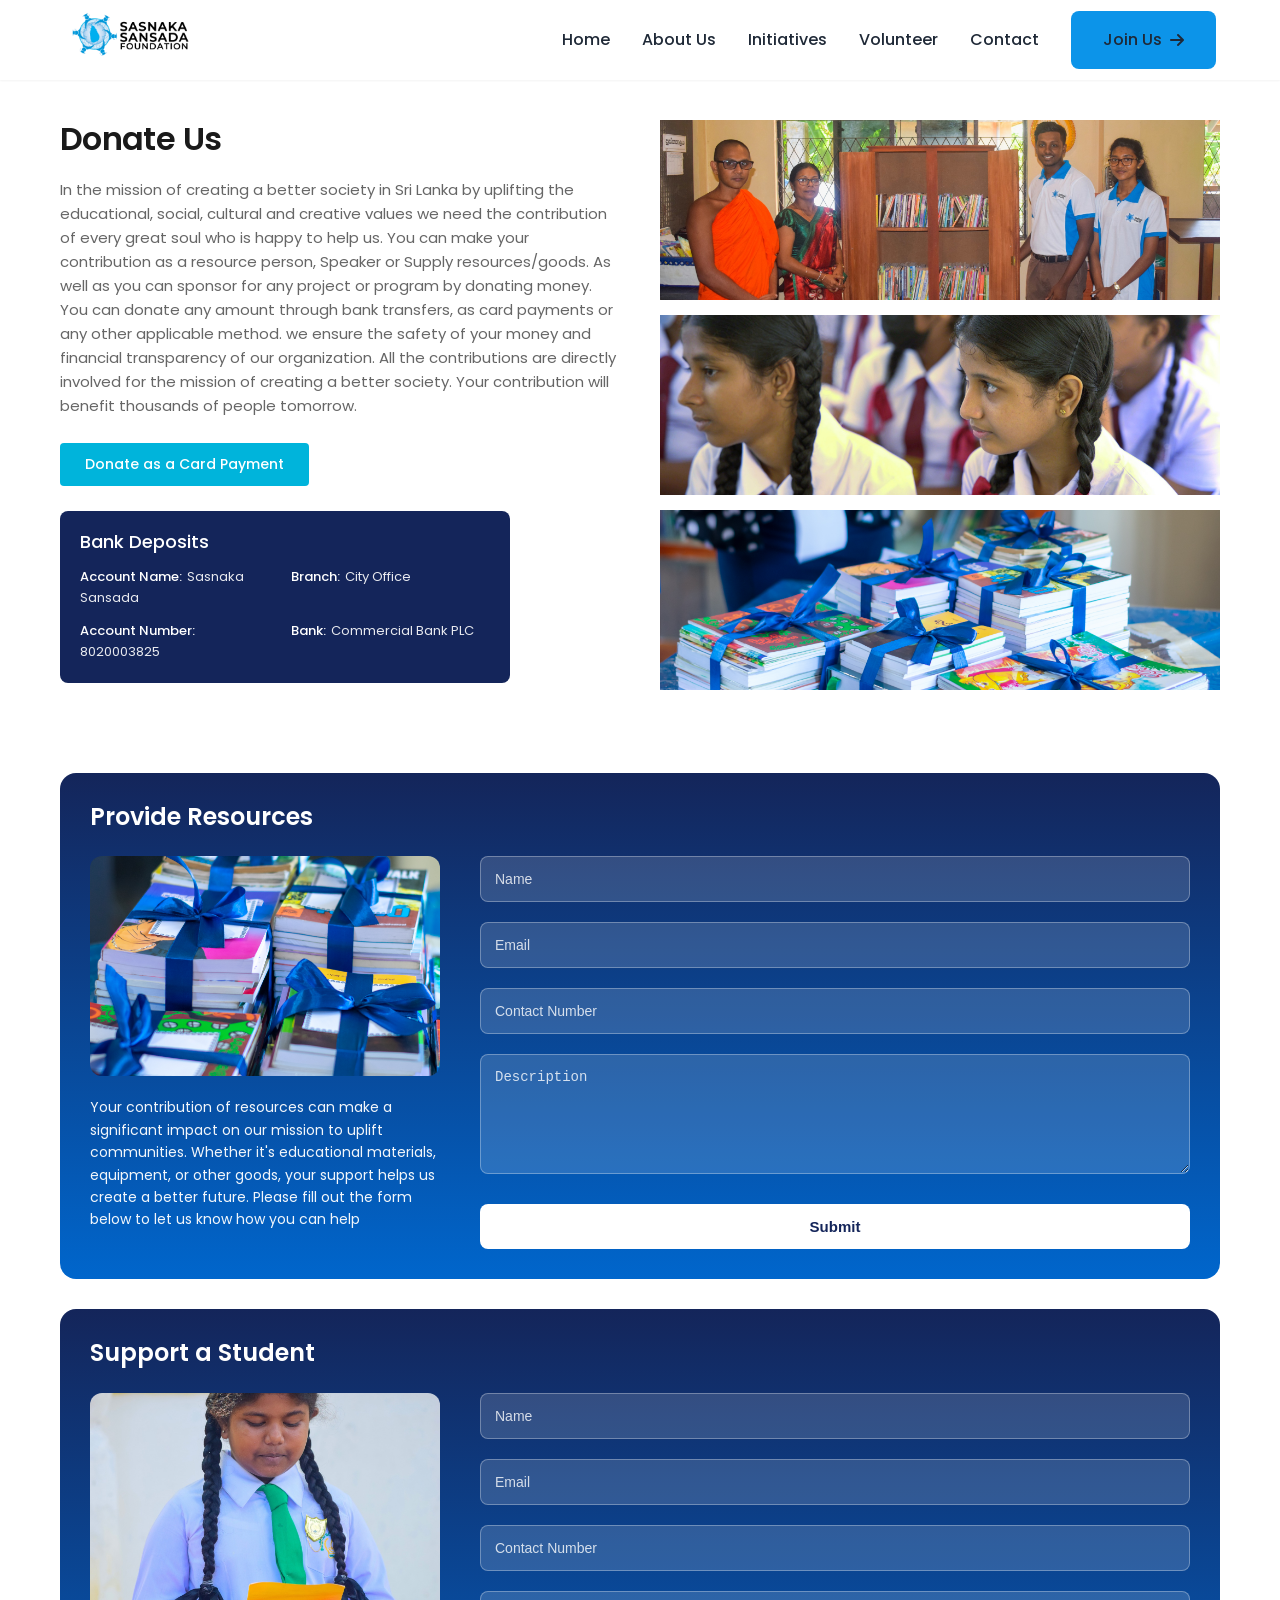
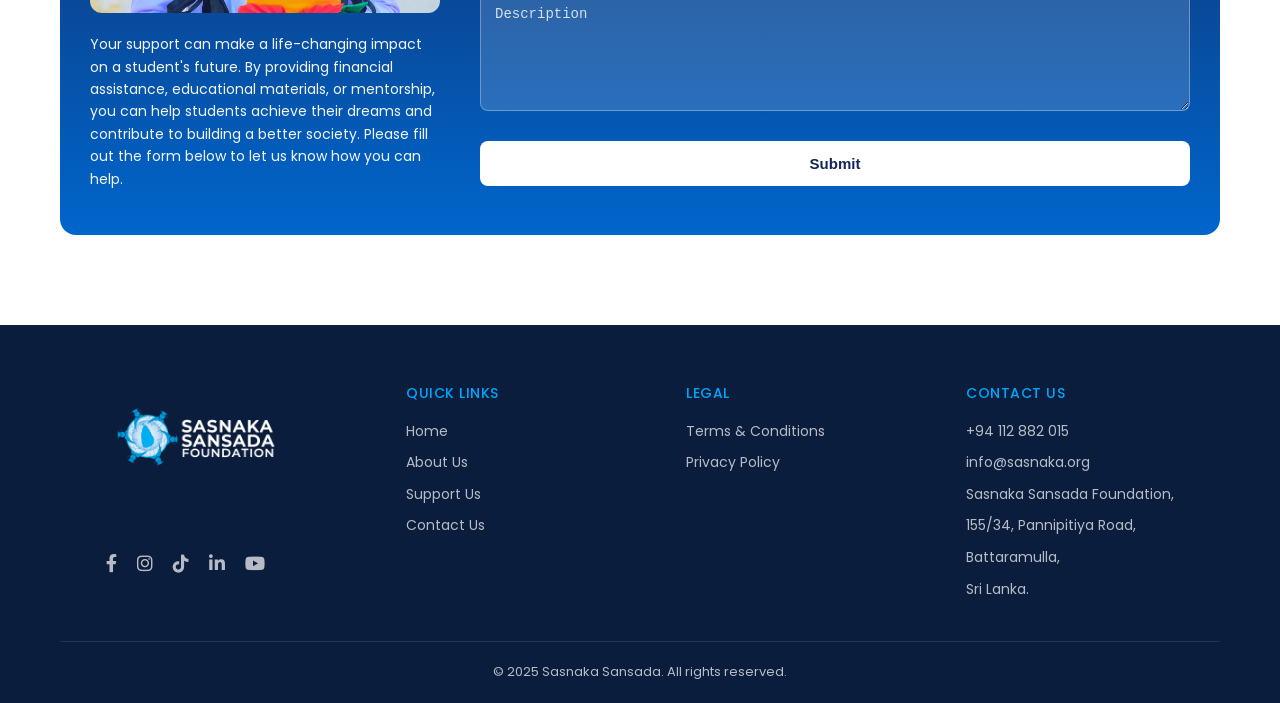
<file: Support-Us.html>
<!DOCTYPE html>
<html lang="en">
<head>
    <meta charset="UTF-8">
    <meta name="viewport" content="width=device-width, initial-scale=1.0">
    <title>Support Us | Sasnaka Sansada</title>
    <link rel="icon" type="image/x-icon" href="favicon.ico">
    <link rel="icon" type="image/png" sizes="32x32" href="favicon-32x32.png">
    <link rel="icon" type="image/png" sizes="16x16" href="favicon-16x16.png">
    <link rel="apple-touch-icon" sizes="180x180" href="apple-touch-icon.png">
    <link rel="stylesheet" href="styles.css">
    <link rel="stylesheet" href="donate.css">
    <link rel="stylesheet" href="animations.css">
    <link rel="stylesheet" href="https://cdnjs.cloudflare.com/ajax/libs/font-awesome/6.0.0/css/all.min.css">
    <link href="https://fonts.googleapis.com/css2?family=Poppins:wght@300;400;500;600;700;800&display=swap" rel="stylesheet">
</head>
<body>
    <!-- Preloader -->
    <div id="preloader">
        <div class="loader">
            <img src="Sasnaka-Logo.png" alt="Sasnaka Logo">
        </div>
    </div>
    <!-- Navigation -->
    <nav class="navbar">
        <div class="container">
            <div class="logo">
                <a href="index.html">
                    <img src="logo.png" alt="Sasnaka Sansada Logo">
                </a>            
            </div>
            <div class="nav-links">
                <a href="index.html">Home</a>
                <a href="About-Us.html">About Us</a>
                <a href="initiatives.html">Initiatives</a>
                <!-- <a href="impact.html">Impact</a> -->
                <a href="volunteer.html">Volunteer</a>
                <a href="contact.html">Contact</a>
                <a href="volunteer.html" class="btn-primary">Join Us <i class="fas fa-arrow-right"></i></a>
            </div>
            <div class="mobile-menu">
                <i class="fas fa-bars"></i>
            </div>
        </div>
    </nav>

    <!-- Main Content -->
    <main class="donate-section">
        <div class="donate-grid">
            <div class="donate-content">
                <h1 class="donate-title">Donate Us</h1>
                <p class="donate-description">
                    In the mission of creating a better society in Sri Lanka by uplifting the educational, social, cultural and creative values we need the contribution of every great soul who is happy to help us. You can make your contribution as a resource person, Speaker or Supply resources/goods. As well as you can sponsor for any project or program by donating money. You can donate any amount through bank transfers, as card payments or any other applicable method. we ensure the safety of your money and financial transparency of our organization. All the contributions are directly involved for the mission of creating a better society. Your contribution will benefit thousands of people tomorrow.
                </p>

                <a href="card-payment-notice.html" class="card-payment-btn">Donate as a Card Payment</a>

                <div class="bank-details">
                    <h2>Bank Deposits</h2>
                    <div class="bank-info-grid">
                        <div class="bank-info-item">
                            <strong>Account Name:</strong>Sasnaka Sansada
                        </div>
                        <div class="bank-info-item">
                            <strong>Branch:</strong>City Office
                        </div>
                        <div class="bank-info-item">
                            <strong>Account Number:</strong>8020003825
                        </div>
                        <div class="bank-info-item">
                            <strong>Bank:</strong>Commercial Bank PLC
                        </div>
                    </div>
                </div>
            </div>
            
            <div class="donate-images">
                <div class="image-placeholder">
                    <img src="donate_us_1.jpg" alt="Resource donation" style="width: 100%; height: 100%; object-fit: cover;">
                </div>
                <div class="image-placeholder">
                    <img src="donate_us_2.jpg" alt="Resource donation" style="width: 100%; height: 100%; object-fit: cover;">
                </div>
                <div class="image-placeholder">
                    <img src="donate_us_3.jpg" alt="Resource donation" style="width: 100%; height: 100%; object-fit: cover;">
                </div>
            </div>
        </div>

        <section class="form-section">
            <h2>Provide Resources</h2>
            <div class="form-grid">
                <div class="form-image-container">
                    <div class="form-image">
                        <img src="provide_resources.jpg" alt="Resource donation" style="width: 100%; height: 100%; object-fit: cover;">
                    </div>
                    <p class="form-description">
                        Your contribution of resources can make a significant impact on our mission to uplift communities. Whether it's educational materials, equipment, or other goods, your support helps us create a better future. Please fill out the form below to let us know how you can help
                    </p>
                </div>
                <form class="form-fields">
                    <input type="text" class="form-input" placeholder="Name" required>
                    <input type="email" class="form-input" placeholder="Email" required>
                    <input type="tel" class="form-input" placeholder="Contact Number" required>
                    <textarea class="form-input" placeholder="Description" required></textarea>
                    <button type="submit" class="submit-btn">Submit</button>
                </form>
            </div>
        </section>

        <section class="form-section">
            <h2>Support a Student</h2>
            <div class="form-grid">
                <div class="form-image-container">
                    <div class="form-image">
                        <img src="support_a_student.jpg" alt="Student support" style="width: 100%; height: 100%; object-fit: cover;">
                    </div>
                    <p class="form-description">
                        Your support can make a life-changing impact on a student's future. By providing financial assistance, educational materials, or mentorship, you can help students achieve their dreams and contribute to building a better society. Please fill out the form below to let us know how you can help.
                    </p>
                </div>
                <form class="form-fields">
                    <input type="text" class="form-input" placeholder="Name" required>
                    <input type="email" class="form-input" placeholder="Email" required>
                    <input type="tel" class="form-input" placeholder="Contact Number" required>
                    <textarea class="form-input" placeholder="Description" required></textarea>
                    <button type="submit" class="submit-btn">Submit</button>
                </form>
            </div>
        </section>
    </main>

     <!-- Footer -->
    <footer class="footer">
        <div class="container">
            <div class="footer-content">
                <!-- Logo and Social Links Section -->
                <div class="footer-logo-section">
                    <img src="Sasnaka-Footer-img.png" alt="Sasnaka Logo" class="footer-logo">
                    <div class="social-links">
                        <a href="https://www.facebook.com/sasnaka/" target="_blank">
                            <i class="fab fa-facebook-f"></i>
                        </a>
                        <a href="https://www.instagram.com/sasnakasansada/" target="_blank">
                            <i class="fab fa-instagram"></i>
                        </a>
                        <a href="https://www.tiktok.com/@sasnakasansada" target="_blank">
                            <i class="fab fa-tiktok"></i>
                        </a>
                        <a href="https://www.linkedin.com/company/sasnaka/" target="_blank">
                            <i class="fab fa-linkedin-in"></i>
                        </a>
                        <a href="https://www.youtube.com/@sasnakasansada" target="_blank">
                            <i class="fab fa-youtube"></i>
                        </a>
                    </div>
                </div>

                <!-- Links Section -->
                <div class="footer-links-section">
                    <!-- Quick Links Section -->
                    <div class="footer-section">
                        <h3>Quick Links</h3>
                        <ul>
                            <li><a href="index.html">Home</a></li>
                            <li><a href="About-Us.html">About Us</a></li>
                            <!-- <li><a href="projects.html">Projects</a></li> -->
                            <li><a href="Support-Us.html">Support Us</a></li>
                            <li><a href="contact.html">Contact Us</a></li>
                        </ul>
                    </div>

                    <!-- Legal Section -->
                    <div class="footer-section">
                        <h3>Legal</h3>
                        <ul>
                            <li><a href="terms.html">Terms &amp; Conditions</a></li>
                            <li><a href="privacy.html">Privacy Policy</a></li>
                        </ul>
                    </div>

                    <!-- Contact Us Section -->
                    <div class="footer-section">
                        <h3>Contact Us</h3>
                        <ul>
                            <li><span>+94 112 882 015</span></li>
                            <li><span>info@sasnaka.org</span></li>
                            <li><span>Sasnaka Sansada Foundation,</span></li>
                            <li><span>155/34, Pannipitiya Road,</span></li>
                            <li><span>Battaramulla,</span></li>
                            <li><span>Sri Lanka.</span></li>
                        </ul>
                    </div>
                </div>
            </div>

            <!-- Footer Bottom -->
            <div class="footer-bottom">
                <p>&copy; 2025 Sasnaka Sansada. All rights reserved.</p>
            </div>
        </div>
    </footer>

    <script src="script.js"></script>
</body>
</html>
</file>
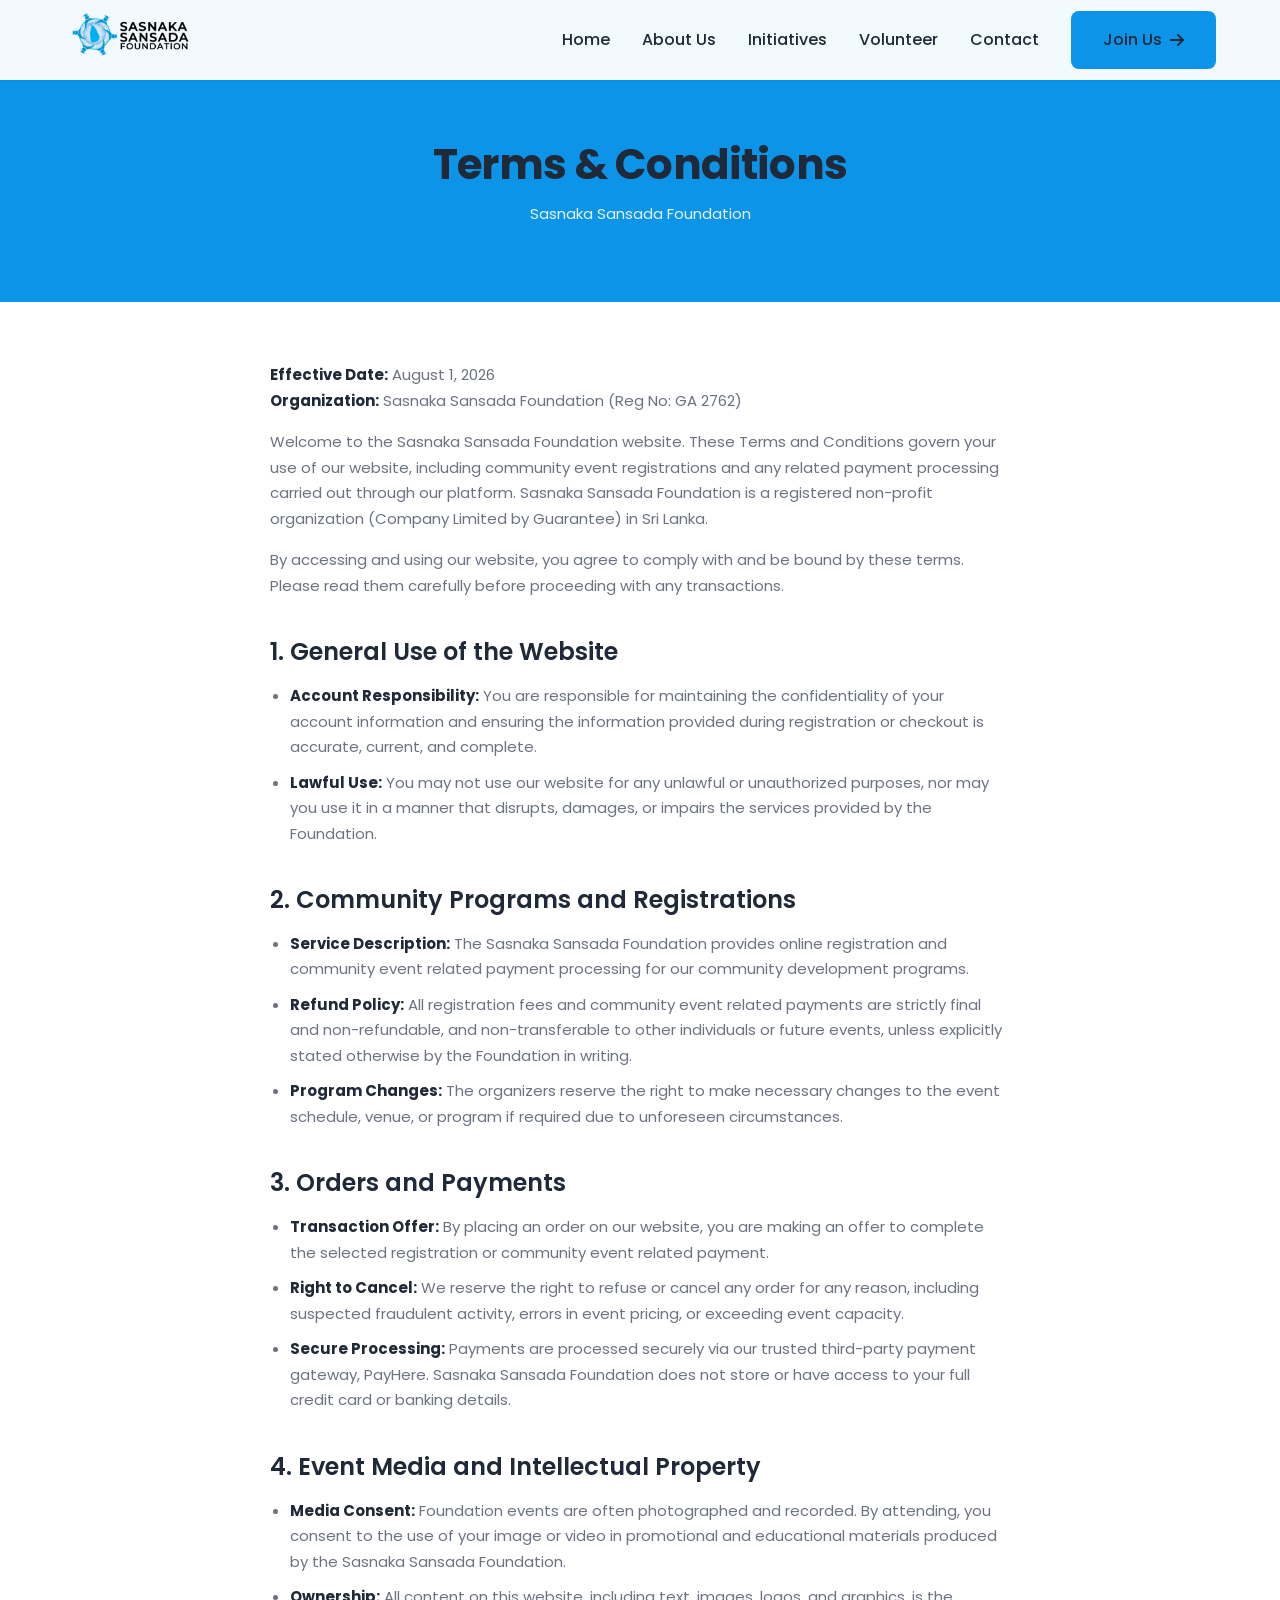
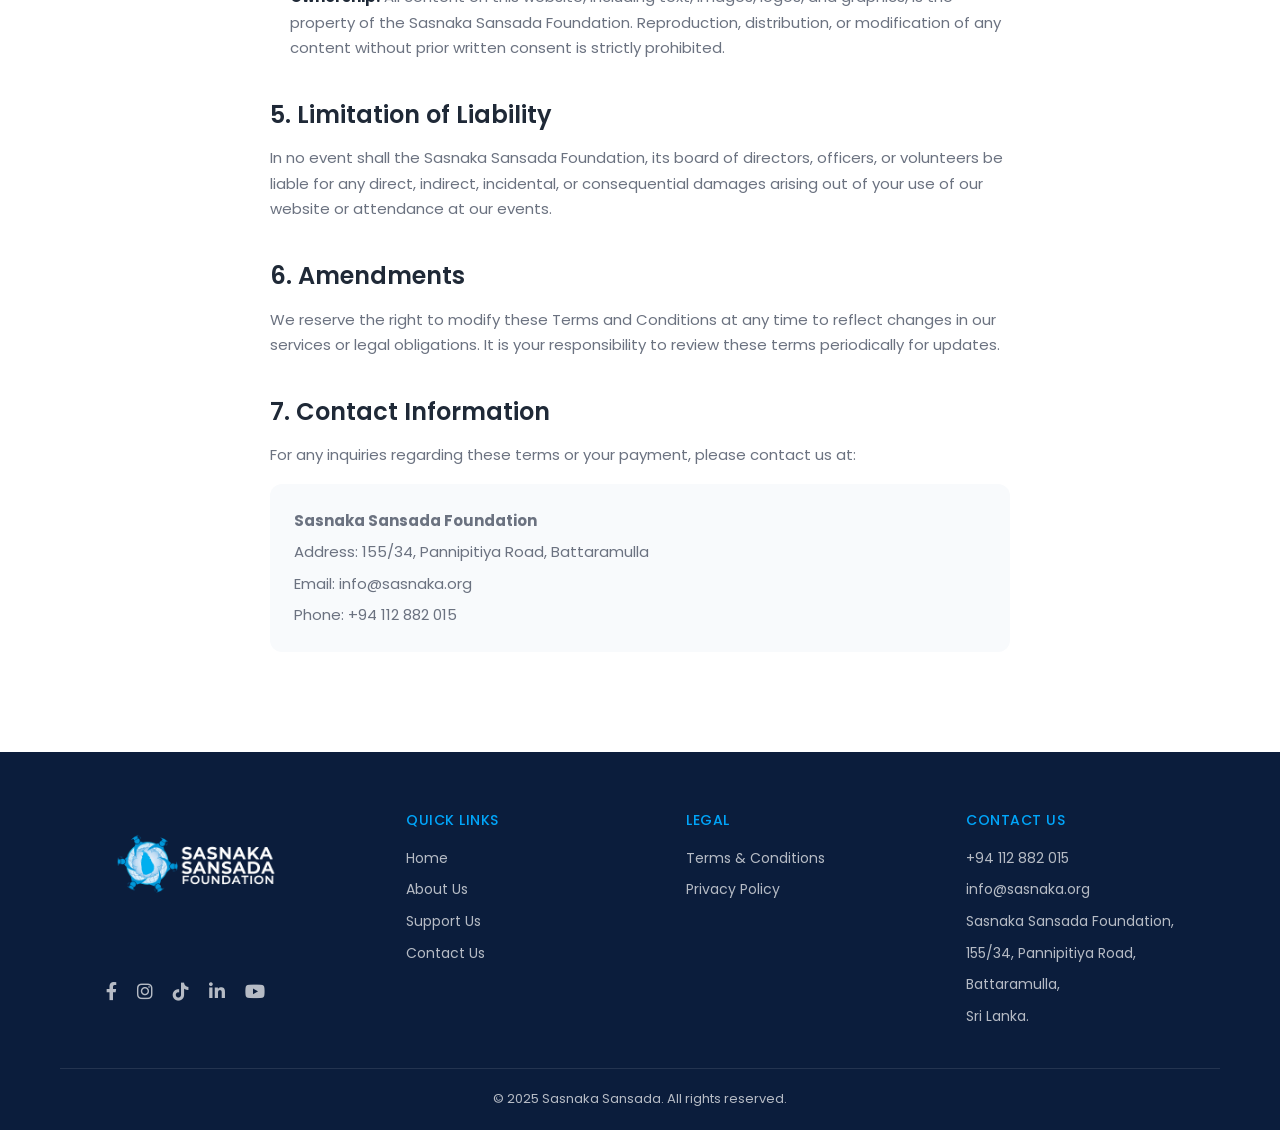
<file: terms.html>
<!DOCTYPE html>
<html lang="en">
<head>
    <meta charset="UTF-8">
    <meta name="viewport" content="width=device-width, initial-scale=1.0">
    <title>Terms &amp; Conditions | Sasnaka Sansada</title>
    <link rel="icon" type="image/x-icon" href="favicon.ico">
    <link rel="icon" type="image/png" sizes="32x32" href="favicon-32x32.png">
    <link rel="icon" type="image/png" sizes="16x16" href="favicon-16x16.png">
    <link rel="apple-touch-icon" sizes="180x180" href="apple-touch-icon.png">
    <link rel="stylesheet" href="styles.css">
    <link rel="stylesheet" href="animations.css">
    <link rel="stylesheet" href="legal.css">
    <link rel="stylesheet" href="https://cdnjs.cloudflare.com/ajax/libs/font-awesome/6.0.0/css/all.min.css">
    <link href="https://fonts.googleapis.com/css2?family=Poppins:wght@300;400;500;600;700;800&display=swap" rel="stylesheet">
</head>
<body>
    <!-- Preloader -->
    <div id="preloader">
        <div class="loader">
            <img src="Sasnaka-Logo.png" alt="Sasnaka Logo">
        </div>
    </div>
    <!-- Navigation -->
    <nav class="navbar">
        <div class="container">
            <div class="logo">
                <a href="index.html">
                    <img src="logo.png" alt="Sasnaka Sansada Logo">
                </a>
            </div>
            <div class="nav-links">
                <a href="index.html">Home</a>
                <a href="About-Us.html">About Us</a>
                <a href="initiatives.html">Initiatives</a>
                <!-- <a href="impact.html">Impact</a> -->
                <a href="volunteer.html">Volunteer</a>
                <a href="contact.html">Contact</a>
                <a href="volunteer.html" class="btn-primary">Join Us <i class="fas fa-arrow-right"></i></a>
            </div>
            <div class="mobile-menu">
                <i class="fas fa-bars"></i>
            </div>
        </div>
    </nav>

    <!-- Hero -->
    <section class="legal-hero">
        <h1>Terms &amp; Conditions</h1>
        <p>Sasnaka Sansada Foundation</p>
    </section>

    <!-- Main Content -->
    <main class="legal-section">
        <div class="legal-content">
            <p class="legal-meta">
                <strong>Effective Date:</strong> August 1, 2026<br>
                <strong>Organization:</strong> Sasnaka Sansada Foundation (Reg No: GA 2762)
            </p>

            <p>Welcome to the Sasnaka Sansada Foundation website. These Terms and Conditions govern your use of our website, including community event registrations and any related payment processing carried out through our platform. Sasnaka Sansada Foundation is a registered non-profit organization (Company Limited by Guarantee) in Sri Lanka.</p>

            <p>By accessing and using our website, you agree to comply with and be bound by these terms. Please read them carefully before proceeding with any transactions.</p>

            <h2>1. General Use of the Website</h2>
            <ul>
                <li><strong>Account Responsibility:</strong> You are responsible for maintaining the confidentiality of your account information and ensuring the information provided during registration or checkout is accurate, current, and complete.</li>
                <li><strong>Lawful Use:</strong> You may not use our website for any unlawful or unauthorized purposes, nor may you use it in a manner that disrupts, damages, or impairs the services provided by the Foundation.</li>
            </ul>

            <h2>2. Community Programs and Registrations</h2>
            <ul>
                <li><strong>Service Description:</strong> The Sasnaka Sansada Foundation provides online registration and community event related payment processing for our community development programs.</li>
                <li><strong>Refund Policy:</strong> All registration fees and community event related payments are strictly final and non-refundable, and non-transferable to other individuals or future events, unless explicitly stated otherwise by the Foundation in writing.</li>
                <li><strong>Program Changes:</strong> The organizers reserve the right to make necessary changes to the event schedule, venue, or program if required due to unforeseen circumstances.</li>
            </ul>

            <h2>3. Orders and Payments</h2>
            <ul>
                <li><strong>Transaction Offer:</strong> By placing an order on our website, you are making an offer to complete the selected registration or community event related payment.</li>
                <li><strong>Right to Cancel:</strong> We reserve the right to refuse or cancel any order for any reason, including suspected fraudulent activity, errors in event pricing, or exceeding event capacity.</li>
                <li><strong>Secure Processing:</strong> Payments are processed securely via our trusted third-party payment gateway, PayHere. Sasnaka Sansada Foundation does not store or have access to your full credit card or banking details.</li>
            </ul>

            <h2>4. Event Media and Intellectual Property</h2>
            <ul>
                <li><strong>Media Consent:</strong> Foundation events are often photographed and recorded. By attending, you consent to the use of your image or video in promotional and educational materials produced by the Sasnaka Sansada Foundation.</li>
                <li><strong>Ownership:</strong> All content on this website, including text, images, logos, and graphics, is the property of the Sasnaka Sansada Foundation. Reproduction, distribution, or modification of any content without prior written consent is strictly prohibited.</li>
            </ul>

            <h2>5. Limitation of Liability</h2>
            <p>In no event shall the Sasnaka Sansada Foundation, its board of directors, officers, or volunteers be liable for any direct, indirect, incidental, or consequential damages arising out of your use of our website or attendance at our events.</p>

            <h2>6. Amendments</h2>
            <p>We reserve the right to modify these Terms and Conditions at any time to reflect changes in our services or legal obligations. It is your responsibility to review these terms periodically for updates.</p>

            <h2>7. Contact Information</h2>
            <p>For any inquiries regarding these terms or your payment, please contact us at:</p>
            <div class="legal-contact">
                <p><strong>Sasnaka Sansada Foundation</strong></p>
                <p>Address: 155/34, Pannipitiya Road, Battaramulla</p>
                <p>Email: info@sasnaka.org</p>
                <p>Phone: +94 112 882 015</p>
            </div>
        </div>
    </main>

    <!-- Footer -->
    <footer class="footer">
        <div class="container">
            <div class="footer-content">
                <!-- Logo and Social Links Section -->
                <div class="footer-logo-section">
                    <img src="Sasnaka-Footer-img.png" alt="Sasnaka Logo" class="footer-logo">
                    <div class="social-links">
                        <a href="https://www.facebook.com/sasnaka/" target="_blank">
                            <i class="fab fa-facebook-f"></i>
                        </a>
                        <a href="https://www.instagram.com/sasnakasansada/" target="_blank">
                            <i class="fab fa-instagram"></i>
                        </a>
                        <a href="https://www.tiktok.com/@sasnakasansada" target="_blank">
                            <i class="fab fa-tiktok"></i>
                        </a>
                        <a href="https://www.linkedin.com/company/sasnaka/" target="_blank">
                            <i class="fab fa-linkedin-in"></i>
                        </a>
                        <a href="https://www.youtube.com/@sasnakasansada" target="_blank">
                            <i class="fab fa-youtube"></i>
                        </a>
                    </div>
                </div>

                <!-- Links Section -->
                <div class="footer-links-section">
                    <!-- Quick Links Section -->
                    <div class="footer-section">
                        <h3>Quick Links</h3>
                        <ul>
                            <li><a href="index.html">Home</a></li>
                            <li><a href="About-Us.html">About Us</a></li>
                            <!-- <li><a href="projects.html">Projects</a></li> -->
                            <li><a href="Support-Us.html">Support Us</a></li>
                            <li><a href="contact.html">Contact Us</a></li>
                        </ul>
                    </div>

                    <!-- Legal Section -->
                    <div class="footer-section">
                        <h3>Legal</h3>
                        <ul>
                            <li><a href="terms.html">Terms &amp; Conditions</a></li>
                            <li><a href="privacy.html">Privacy Policy</a></li>
                        </ul>
                    </div>

                    <!-- Contact Us Section -->
                    <div class="footer-section">
                        <h3>Contact Us</h3>
                        <ul>
                            <li><span>+94 112 882 015</span></li>
                            <li><span>info@sasnaka.org</span></li>
                            <li><span>Sasnaka Sansada Foundation,</span></li>
                            <li><span>155/34, Pannipitiya Road,</span></li>
                            <li><span>Battaramulla,</span></li>
                            <li><span>Sri Lanka.</span></li>
                        </ul>
                    </div>
                </div>
            </div>

            <!-- Footer Bottom -->
            <div class="footer-bottom">
                <p>&copy; 2025 Sasnaka Sansada. All rights reserved.</p>
            </div>
        </div>
    </footer>

    <script src="script.js"></script>
</body>
</html>
</file>
<file: styles.css>
/* Reset and Base Styles */
* {
    margin: 0;
    padding: 0;
    box-sizing: border-box;
}

:root {
    --primary-color: hsl(203, 90%, 48%);
    --primary-dark: hsl(203, 90%, 48%);
    --text-color: #1f2937;
    --text-light: #6b7280;
    --background: #ffffff;
    --background-alt: #f3f4f6;
    --shadow-sm: 0 1px 2px rgba(0, 0, 0, 0.05);
    --shadow-lg: 0 10px 15px -3px rgba(0, 0, 0, 0.1);
}

body {
    font-family: 'Poppins', sans-serif;
    line-height: 1.6;
    color: var(--text-color);
    background-color: var(--background);
}

.container {
    max-width: 1200px;
    margin: 0 auto;
    padding: 0 1.5rem;
}

/* Typography */
h1, h2, h3, h4, h5, h6 {
    line-height: 1.2;
    font-weight: 700;
    color: var(--text-color);
}

h1 {
    font-size: clamp(2.5rem, 5vw, 4rem);
    letter-spacing: -0.02em;
}

h2 {
    font-size: clamp(2rem, 4vw, 3rem);
    margin-bottom: 1.5rem;
}

h3 {
    font-size: clamp(1.25rem, 3vw, 1.5rem);
    margin-bottom: 1rem;
}

p {
    color: var(--text-light);
    margin-bottom: 1rem;
}

.lead-text {
    font-size: 1.25rem;
    line-height: 1.7;
    margin-bottom: 2rem;
}

/* Section Styles */
section {
    padding: 5rem 0;
}

.section-header {
    text-align: center;
    max-width: 800px;
    margin: 0 auto 4rem;
}

.section-badge {
    display: inline-block;
    padding: 0.5rem 1rem;
    background: var(--primary-color);
    color: white;
    border-radius: 2rem;
    font-size: 0.875rem;
    font-weight: 500;
    margin-bottom: 1rem;
    text-transform: uppercase;
    letter-spacing: 0.05em;
}

/* Buttons */
.btn-primary, .btn-outline {
    display: inline-flex;
    align-items: center;
    gap: 0.5rem;
    padding: 0.875rem 1.5rem;
    border-radius: 0.5rem;
    font-weight: 500;
    transition: all 0.3s ease;
    text-decoration: none;
}

.btn-primary {
    background: hsl(203, 90%, 48%);
    color: white;
    border: none;
    padding: 1rem 2rem;
    border-radius: 0.5rem;
    font-weight: 600;
    transition: all 0.3s ease;
}

.btn-primary:hover {
    transform: translateY(-2px);
    box-shadow: var(--shadow-lg);
}

.btn-outline {
    background: rgba(255, 255, 255, 0.1);
    border: 1px solid rgba(255, 255, 255, 0.2);
    color: white;
    padding: 1rem 2rem;
    border-radius: 0.5rem;
    backdrop-filter: blur(10px);
}

/* Navigation */
.navbar {
    position: fixed;
    top: 0;
    left: 0;
    width: 100%;
    z-index: 1000;
    background: rgba(255, 255, 255, 0.95);
    backdrop-filter: blur(10px);
    box-shadow: var(--shadow-sm);
}

.navbar .container {
    display: flex;
    align-items: center;
    justify-content: space-between;
    height: 5rem;
}

.logo img {
    height: 5rem;
    width: auto;
}

.nav-links {
    display: flex;
    align-items: center;
    gap: 2rem;
}

.nav-links a {
    color: var(--text-color);
    text-decoration: none;
    font-weight: 500;
    transition: color 0.3s ease;
}

.nav-links a:hover {
    color: var(--primary-color);
}

.mobile-menu {
    display: none;
}

/* Hero Section */
.modern-hero {
    min-height: 100vh;
    padding-top: 5rem;
    position: relative;
    display: flex;
    align-items: center;
    background-color: var(--text-color);
    margin-bottom: 120px;
}

.hero-slideshow {
    position: absolute;
    top: 0;
    left: 0;
    width: 100%;
    height: 100%;
    overflow: hidden;
}

.slide {
    position: absolute;
    top: 0;
    left: 0;
    width: 100%;
    height: 100%;
    opacity: 0;
    transition: opacity 0.8s ease;
}

.slide.active {
    opacity: 1;
}

.slide-image {
    position: absolute;
    top: 0;
    left: 0;
    width: 100%;
    height: 100%;
    background-size: cover;
    background-position: center;
    background-attachment: fixed;
    transform: scale(1.1);
    transition: transform 0.8s ease;
}

.slide.active .slide-image {
    transform: scale(1);
}

.slide-image::before {
    content: '';
    position: absolute;
    top: 0;
    left: 0;
    width: 100%;
    height: 100%;
    background: linear-gradient(to bottom,
        rgba(17, 24, 39, 0.2),
        rgba(17, 24, 39, 0.6) 50%,
        rgba(17, 24, 39, 0.9)
    );
}

.slide-content {
    position: relative;
    max-width: 800px;
    margin: 0 auto;
    padding: 0 2rem;
    color: white;
    text-align: center;
}

.slide-content h1 {
    font-size: clamp(2.5rem, 5vw, 4rem);
    margin-bottom: 1.5rem;
    color: white;
}

.hero-description {
    font-size: 1.25rem;
    margin-bottom: 2rem;
    color: rgba(255, 255, 255, 0.9);
}

.hero-cta {
    display: flex;
    gap: 1rem;
    justify-content: center;
}

.hero-badge {
    display: inline-flex;
    align-items: center;
    gap: 0.5rem;
    padding: 0.5rem 1rem;
    /* background: rgba(255, 255, 255, 0.1); */
    border-radius: 2rem;
    margin-bottom: 1rem;
    /* backdrop-filter: blur(10px); */
}

/* Footer Styles */
.footer {
    background-color: #0B1D3C;
    color: white;
    padding: 60px 0 20px;
    font-family: 'Poppins', sans-serif;
}

.footer .container {
    max-width: 1200px;
    margin: 0 auto;
    padding: 0 20px;
}

.footer-content {
    display: flex;
    justify-content: center;
    gap: 120px;
    margin-bottom: 30px;
}

.footer-logo-section {
    text-align: center;
}

.footer-logo {
    width: 180px;
    height: auto;
    margin-bottom: 30px;
    filter: brightness(-10) invert(1);
}

.social-links {
    display: flex;
    gap: 20px;
    margin-top: 20px;
}

.social-links a {
    color: white;
    font-size: 18px;
    opacity: 0.7;
    transition: opacity 0.3s ease;
}

.social-links a:hover {
    opacity: 1;
}

.footer-links-section {
    display: flex;
    flex-wrap: wrap;
    gap: 60px 120px;
}

.footer-section {
    min-width: 160px;
}

.footer-section h3 {
    color: #00A6FB;
    font-size: 14px;
    font-weight: 500;
    margin-bottom: 20px;
    text-transform: uppercase;
    letter-spacing: 0.5px;
}

.footer-section ul {
    list-style: none;
    padding: 0;
    margin: 0;
}

.footer-section ul li {
    margin-bottom: 12px;
}

.footer-section ul li a,
.footer-section ul li span {
    color: rgba(255, 255, 255, 0.7);
    text-decoration: none;
    font-size: 14px;
    line-height: 1.4;
    transition: color 0.3s ease;
    display: block;
}

.footer-section ul li a:hover {
    color: white;
}

.footer-bottom {
    text-align: center;
    padding-top: 20px;
    border-top: 1px solid rgba(255, 255, 255, 0.1);
}

.footer-bottom p {
    margin: 0;
    font-size: 13px;
    color: rgba(255, 255, 255, 0.7);
}

@media (max-width: 992px) {
    .footer-content {
        flex-direction: column;
        align-items: center;
        text-align: center;
        gap: 40px;
    }

    .footer-logo-section {
        margin-bottom: 20px;
    }

    .footer-links-section {
        gap: 60px;
    }
}

@media (max-width: 768px) {
    .footer {
        padding: 40px 0 20px;
    }

    .footer-links-section {
        flex-direction: column;
        gap: 40px;
    }

    .footer-section {
        text-align: center;
    }

    .footer-section h3 {
        text-align: center;
    }

    .footer-section ul li a,
    .footer-section ul li span {
        text-align: center;
    }
}

/* Responsive Design */
@media (max-width: 1024px) {
    .container {
        padding: 0 1rem;
    }
}

@media (max-width: 768px) {
    .nav-links {
        display: none;
        position: fixed;
        top: 5rem;
        left: 0;
        width: 100%;
        background: white;
        padding: 2rem;
        box-shadow: var(--shadow-sm);
        flex-direction: column;
        align-items: flex-start;
    }

    .nav-links.active {
        display: flex;
    }

    .nav-links a {
        width: 100%;
        padding: 0.5rem 0;
    }

    .mobile-menu {
        display: block;
        font-size: 1.5rem;
        cursor: pointer;
    }
}

@media (max-width: 480px) {
    section {
        padding: 3rem 0;
    }

    .container {
        padding: 0 1rem;
    }
}
</file>
<file: animations.css>
/* Animations */

/* Fade In */
@keyframes fadeIn {
    from {
        opacity: 0;
    } 
    to {
        opacity: 1;
    }
}

.fade-in {
    animation: fadeIn 0.5s ease-in;
}

/* Slide Up */
@keyframes slideUp {
    from {
        transform: translateY(20px);
        opacity: 0;
    }
    to {
        transform: translateY(0);
        opacity: 1;
    }
}

.slide-up {
    animation: slideUp 0.5s ease-out;
}

/* Slide Down */
@keyframes slideDown {
    from {
        transform: translateY(-20px);
        opacity: 0;
    }
    to {
        transform: translateY(0);
        opacity: 1;
    }
}

.slide-down {
    animation: slideDown 0.5s ease-out;
}

/* Slide Left */
@keyframes slideLeft {
    from {
        transform: translateX(20px);
        opacity: 0;
    }
    to {
        transform: translateX(0);
        opacity: 1;
    }
}

.slide-left {
    animation: slideLeft 0.5s ease-out;
}

/* Slide Right */
@keyframes slideRight {
    from {
        transform: translateX(-20px);
        opacity: 0;
    }
    to {
        transform: translateX(0);
        opacity: 1;
    }
}

.slide-right {
    animation: slideRight 0.5s ease-out;
}

/* Scale In */
@keyframes scaleIn {
    from {
        transform: scale(0.9);
        opacity: 0;
    }
    to {
        transform: scale(1);
        opacity: 1;
    }
}

.scale-in {
    animation: scaleIn 0.5s ease-out;
}

/* Rotate In */
@keyframes rotateIn {
    from {
        transform: rotate(-180deg) scale(0);
        opacity: 0;
    }
    to {
        transform: rotate(0) scale(1);
        opacity: 1;
    }
}

.rotate-in {
    animation: rotateIn 0.5s ease-out;
}

/* Bounce */
@keyframes bounce {
    0%, 20%, 50%, 80%, 100% {
        transform: translateY(0);
    }
    40% {
        transform: translateY(-20px);
    }
    60% {
        transform: translateY(-10px);
    }
}

.bounce {
    animation: bounce 1s ease;
}

/* Pulse */
@keyframes pulse {
    0% {
        transform: scale(1);
    }
    50% {
        transform: scale(1.05);
    }
    100% {
        transform: scale(1);
    }
}

.pulse {
    animation: pulse 1s ease-in-out;
}

/* Shake */
@keyframes shake {
    0%, 100% {
        transform: translateX(0);
    }
    10%, 30%, 50%, 70%, 90% {
        transform: translateX(-5px);
    }
    20%, 40%, 60%, 80% {
        transform: translateX(5px);
    }
}

.shake {
    animation: shake 0.5s ease-in-out;
}

/* Animation Delays */
.delay-1 { animation-delay: 0.1s; }
.delay-2 { animation-delay: 0.2s; }
.delay-3 { animation-delay: 0.3s; }
.delay-4 { animation-delay: 0.4s; }
.delay-5 { animation-delay: 0.5s; }

/* Animation Durations */
.duration-fast { animation-duration: 0.3s; }
.duration-normal { animation-duration: 0.5s; }
.duration-slow { animation-duration: 0.8s; }
.duration-slower { animation-duration: 1s; }

/* Animation Timing Functions */
.ease-linear { animation-timing-function: linear; }
.ease-in { animation-timing-function: ease-in; }
.ease-out { animation-timing-function: ease-out; }
.ease-in-out { animation-timing-function: ease-in-out; }

/* Animation Fill Modes */
.fill-forwards { animation-fill-mode: forwards; }
.fill-backwards { animation-fill-mode: backwards; }
.fill-both { animation-fill-mode: both; }

/* Animation Iterations */
.infinite { animation-iteration-count: infinite; }
.repeat-2 { animation-iteration-count: 2; }
.repeat-3 { animation-iteration-count: 3; }

/* Hover Animations */
.hover-scale {
    transition: transform 0.3s ease;
}

.hover-scale:hover {
    transform: scale(1.05);
}

.hover-lift {
    transition: transform 0.3s ease;
}

.hover-lift:hover {
    transform: translateY(-5px);
}

.hover-rotate {
    transition: transform 0.3s ease;
}

.hover-rotate:hover {
    transform: rotate(5deg);
}

.hover-glow {
    transition: box-shadow 0.3s ease;
}

.hover-glow:hover {
    box-shadow: 0 0 15px rgba(0, 0, 0, 0.2);
}

/* Loading Animations */
@keyframes spin {
    to {
        transform: rotate(360deg);
    }
}

.spin {
    animation: spin 1s linear infinite;
}

@keyframes pulse-ring {
    0% {
        transform: scale(0.33);
        opacity: 1;
    }
    80%, 100% {
        opacity: 0;
    }
}

.pulse-ring {
    animation: pulse-ring 1.25s cubic-bezier(0.215, 0.61, 0.355, 1) infinite;
}

/* Scroll Animations */
.scroll-fade {
    opacity: 0;
    transform: translateY(20px);
    transition: opacity 0.5s ease, transform 0.5s ease;
}

.scroll-fade.visible {
    opacity: 1;
    transform: translateY(0);
}

/* Page Transitions */
@keyframes pageEnter {
    from {
        opacity: 0;
        transform: translateY(20px);
    }
    to {
        opacity: 1;
        transform: translateY(0);
    }
}

.page-enter {
    animation: pageEnter 0.5s ease-out;
}

@keyframes pageExit {
    from {
        opacity: 1;
        transform: translateY(0);
    }
    to {
        opacity: 0;
        transform: translateY(-20px);
    }
}

.page-exit {
    animation: pageExit 0.5s ease-in;
}

/* Preloader Styles */
#preloader {
    position: fixed;
    top: 0;
    left: 0;
    width: 100%;
    height: 100%;
    background-color: #ffffff;
    display: flex;
    justify-content: center;
    align-items: center;
    z-index: 9999;
    transition: opacity 0.5s ease-out;
}

#preloader.fade-out {
    opacity: 0;
    pointer-events: none;
}

.loader {
    text-align: center;
}

.loader img {
    width: 150px;
    height: auto;
    animation: logoAnimation 2s ease-in-out infinite;
}

@keyframes logoAnimation {
    0% {
        transform: scale(1);
        opacity: 1;
    }
    50% {
        transform: scale(1.1);
        opacity: 0.8;
    }
    100% {
        transform: scale(1);
        opacity: 1;
    }
}

.loader p {
    color: #333;
    font-size: 16px;
    font-family: 'Poppins', sans-serif;
    margin: 20px 0 0;
    opacity: 0.8;
}
</file>
<file: index.css>
/* Home Page Specific Styles */

/* Hero Section */
.hero-section {
    position: relative;
    min-height: 100vh;
    display: flex;
    align-items: center;
    justify-content: center;
    padding: 6rem 2rem;
    background: linear-gradient(rgba(0, 0, 0, 0.6), rgba(0, 0, 0, 0.7)), 
                url('../Assets/hero-bg.jpg') center/cover no-repeat;
    overflow: hidden;
}

.hero-content {
    max-width: 1200px;
    width: 100%;
    text-align: center;
    color: white;
    position: relative;
    z-index: 2;
}

.hero-title {
    font-size: 4.5rem;
    font-weight: 700;
    margin-bottom: 1.5rem;
    line-height: 1.2;
    opacity: 0;
    transform: translateY(30px);
    animation: fadeInUp 1s ease forwards;
}

.hero-subtitle {
    font-size: 1.5rem;
    margin-bottom: 2.5rem;
    line-height: 1.6;
    opacity: 0;
    transform: translateY(30px);
    animation: fadeInUp 1s ease 0.3s forwards;
}

.hero-buttons {
    display: flex;
    gap: 1.5rem;
    justify-content: center;
    opacity: 0;
    transform: translateY(30px);
    animation: fadeInUp 1s ease 0.6s forwards;
}

.hero-btn {
    padding: 1rem 2.5rem;
    font-size: 1.1rem;
    font-weight: 600;
    border-radius: 50px;
    text-transform: uppercase;
    letter-spacing: 1px;
    transition: all 0.3s ease;
    position: relative;
    overflow: hidden;
}

.hero-btn.primary {
    background: var(--primary-color);
    color: white;
    border: 2px solid var(--primary-color);
}

.hero-btn.secondary {
    background: transparent;
    color: white;
    border: 2px solid white;
}

.hero-btn:hover {
    transform: translateY(-3px);
    box-shadow: 0 10px 20px rgba(0, 0, 0, 0.2);
}

.hero-btn.primary:hover {
    background: var(--primary-color-dark);
    border-color: var(--primary-color-dark);
}

.hero-btn.secondary:hover {
    background: white;
    color: var(--primary-color);
}

.hero-scroll-indicator {
    position: absolute;
    bottom: 2rem;
    left: 50%;
    transform: translateX(-50%);
    color: white;
    text-align: center;
    opacity: 0;
    animation: fadeIn 1s ease 1s forwards;
}

.hero-scroll-indicator i {
    font-size: 2rem;
    animation: bounce 2s infinite;
}

.hero-overlay {
    position: absolute;
    top: 0;
    left: 0;
    width: 100%;
    height: 100%;
    background: radial-gradient(circle at center, 
                rgba(0, 0, 0, 0.4) 0%, 
                rgba(0, 0, 0, 0.6) 100%);
    z-index: 1;
}

/* About Section */
.about-section {
    padding: 5rem 0;
    background-color: var(--background);
}

.about-grid {
    display: grid;
    grid-template-columns: 1fr 1fr;
    gap: 4rem;
    align-items: center;
}

.about-image {
    position: relative;
    border-radius: 1rem;
    overflow: hidden;
    box-shadow: var(--shadow-lg);
}

.about-image img {
    width: 100%;
    height: auto;
    transition: transform 0.3s ease;
}

.about-features {
    display: grid;
    grid-template-columns: 1fr 1fr;
    gap: 2rem;
    margin-top: 2rem;
}

.feature-item {
    padding: 1.5rem;
    background: white;
    border-radius: 1rem;
    box-shadow: var(--shadow-sm);
    transition: transform 0.3s ease;
}

.feature-item:hover {
    transform: translateY(-5px);
}

/* Impact Section */
.impact-section {
    padding: 5rem 0;
    background-color: var(--background-alt);
}

.impact-container {
    display: grid;
    grid-template-columns: 1fr 1fr;
    gap: 4rem;
    align-items: center;
}

.impact-image {
    position: relative;
}

.animated-map {
    width: 100%;
    height: auto;
    animation: float 6s ease-in-out infinite;
}

.impact-stats {
    display: grid;
    grid-template-columns: repeat(3, 1fr);
    gap: 2rem;
    margin-top: 2rem;
}

.stat-card {
    text-align: center;
    padding: 2rem;
    background: white;
    border-radius: 1rem;
    box-shadow: var(--shadow-sm);
    transition: transform 0.3s ease;
}

.stat-card:hover {
    transform: translateY(-5px);
}

.stat-number {
    font-size: 2.5rem;
    font-weight: 700;
    color: var(--primary-color);
    margin: 1rem 0;
}

/* Pillars Section */
.pillars-section {
    padding: 5rem 0;
}

.pillars-grid {
    display: grid;
    grid-template-columns: repeat(2, 1fr);
    gap: 2rem;
    margin-top: 3rem;
}

.pillar-card {
    background: white;
    padding: 2rem;
    border-radius: 1rem;
    box-shadow: var(--shadow-sm);
    transition: transform 0.3s ease;
}

.pillar-card:hover {
    transform: translateY(-5px);
}

.pillar-icon {
    display: flex;
    align-items: center;
    gap: 1rem;
    margin-bottom: 1.5rem;
}

.pillar-icon i {
    font-size: 2rem;
    color: var(--primary-color);
}

.pillar-features {
    list-style: none;
    margin: 1.5rem 0;
}

.pillar-features li {
    display: flex;
    align-items: center;
    gap: 0.5rem;
    margin-bottom: 0.5rem;
}

.pillar-features li::before {
    content: '•';
    color: var(--primary-color);
}

/* Partners Section */
.partners-section {
    padding: 5rem 0;
    background-color: var(--background-alt);
}

.partners-showcase {
    margin-top: 3rem;
    text-align: center;
}

.partners-image {
    max-width: 100%;
    height: auto;
}


/* News Section */
.news-section {
    padding: 5rem 0;
}

.news-grid {
    display: grid;
    grid-template-columns: repeat(3, 1fr);
    gap: 2rem;
    margin-top: 3rem;
}

.news-card {
    background: white;
    border-radius: 1rem;
    overflow: hidden;
    box-shadow: var(--shadow-sm);
    transition: transform 0.3s ease;
}

.news-card:hover {
    transform: translateY(-5px);
}

.news-image {
    position: relative;
    height: 200px;
    overflow: hidden;
}

.news-image img {
    width: 100%;
    height: 100%;
    object-fit: cover;
    transition: transform 0.3s ease;
}

.news-card:hover .news-image img {
    transform: scale(1.1);
}

.news-content {
    padding: 1.5rem;
}

.news-date {
    color: var(--text-light);
    font-size: 0.9rem;
}

.news-tag {
    display: inline-block;
    background: var(--primary-color);
    color: white;
    padding: 0.25rem 0.75rem;
    border-radius: 1rem;
    font-size: 0.8rem;
    margin: 0.5rem 0;
}

.news-cta {
    text-align: center;
    margin-top: 3rem;
}

/* Volunteer Section */
.volunteer-section {
    padding: 5rem 0;
    background-color: var(--background-alt);
}

.volunteer-grid {
    display: grid;
    grid-template-columns: 1fr 1fr;
    gap: 4rem;
    align-items: center;
}

.volunteer-benefits {
    display: grid;
    grid-template-columns: 1fr 1fr;
    gap: 2rem;
    margin-top: 2rem;
}

.benefit-item {
    padding: 1.5rem;
    background: white;
    border-radius: 1rem;
    box-shadow: var(--shadow-sm);
}

.benefit-item i {
    font-size: 2rem;
    color: var(--primary-color);
    margin-bottom: 1rem;
}

.volunteer-form-container {
    background: white;
    padding: 2rem;
    border-radius: 1rem;
    box-shadow: var(--shadow-lg);
}

.form-grid {
    display: grid;
    grid-template-columns: 1fr 1fr;
    gap: 1.5rem;
}

.form-group {
    margin-bottom: 1.5rem;
}

.form-group.full-width {
    grid-column: 1 / -1;
}

.form-group input,
.form-group select,
.form-group textarea {
    width: 100%;
    padding: 0.75rem;
    border: 1px solid var(--border-color);
    border-radius: 0.5rem;
    font-size: 1rem;
}

.form-group textarea {
    resize: vertical;
    min-height: 100px;
}

/* Responsive Design */
@media (max-width: 1024px) {
    .about-grid,
    .impact-container,
    .volunteer-grid {
        grid-template-columns: 1fr;
        gap: 2rem;
    }

    .pillars-grid {
        grid-template-columns: 1fr;
    }

    .news-grid {
        grid-template-columns: repeat(2, 1fr);
    }

    .hero-title {
        font-size: 3.5rem;
    }

    .hero-subtitle {
        font-size: 1.25rem;
    }
}

@media (max-width: 768px) {
    .hero-section {
        padding: 4rem 1.5rem;
    }

    .hero-title {
        font-size: 2.5rem;
    }

    .hero-subtitle {
        font-size: 1.1rem;
        margin-bottom: 2rem;
    }

    .hero-buttons {
        flex-direction: column;
        gap: 1rem;
    }

    .hero-btn {
        width: 100%;
        max-width: 300px;
        margin: 0 auto;
    }

    .about-features,
    .impact-stats,
    .volunteer-benefits {
        grid-template-columns: 1fr;
    }

    .news-grid {
        grid-template-columns: 1fr;
    }

    .form-grid {
        grid-template-columns: 1fr;
    }
}

@media (max-width: 480px) {
    .hero-title {
        font-size: 2rem;
    }

    .hero-subtitle {
        font-size: 1rem;
    }

    .hero-btn {
        padding: 0.8rem 2rem;
        font-size: 1rem;
    }
}

/* Animations */
@keyframes float {
    0% {
        transform: translateY(0px);
    }
    50% {
        transform: translateY(-20px);
    }
    100% {
        transform: translateY(0px);
    }
}

@keyframes fadeIn {
    0% {
        opacity: 0;
    }
    100% {
        opacity: 1;
    }
}

@keyframes slideDown {
    0% {
        transform: translateY(-50px);
    }
    100% {
        transform: translateY(0px);
    }
}

@keyframes slideUp {
    0% {
        transform: translateY(50px);
    }
    100% {
        transform: translateY(0px);
    }
}

@keyframes bounce {
    0%, 100% {
        transform: translateY(0);
    }
    50% {
        transform: translateY(-20px);
    }
}
</file>
<file: About-Us.css>
/* About Us Page Styles */

/* About Hero Section */
.about-hero {
    min-height: 60vh;
    background: linear-gradient(#000000b3, #000000b3), url('about.jpg');
    background-size: cover;
    background-position: center;
    background-attachment: fixed;
    display: flex;
    align-items: center;
    color: white;
    padding-top: 5rem;
    text-align: center;
    margin-top: 70px;
}

.about-hero-content {
    max-width: 800px;
    margin: 0 auto;
    padding: 2rem;
    color: white;
}

.about-hero-content h1 {
    color: white;
    margin-bottom: 1.5rem;
}

/* Story Section */
.story-section {
    background-color: var(--background);
    padding: 5rem 0;
}

.story-grid {
    display: grid;
    grid-template-columns: 1fr 1fr;
    gap: 4rem;
    align-items: center;
}

.story-content {
    padding-right: 2rem;
}

.story-image {
    position: relative;
    border-radius: 1rem;
    overflow: hidden;
    box-shadow: var(--shadow-lg);
}

.story-image img {
    width: 100%;
    height: auto;
    transition: transform 0.3s ease;
}

/* Mission & Vision Section */
.mission-section {
    background-color: var(--background-alt);
    padding: 5rem 0;
}

.mission-grid {
    display: grid;
    grid-template-columns: repeat(2, 1fr);
    gap: 2rem;
}

.mission-card {
    background: white;
    padding: 2rem;
    border-radius: 1rem;
    box-shadow: var(--shadow-sm);
    transition: transform 0.3s ease, box-shadow 0.3s ease;
}

.mission-icon {
    width: 4rem;
    height: 4rem;
    background: var(--primary-color);
    border-radius: 50%;
    display: flex;
    align-items: center;
    justify-content: center;
    margin-bottom: 1.5rem;
}

.mission-icon i {
    font-size: 1.5rem;
    color: white;
}

.mission-list, .vision-list {
    list-style: none;
    margin: 1.5rem 0;
}

.mission-list li, .vision-list li {
    display: flex;
    align-items: center;
    gap: 0.75rem;
    margin-bottom: 0.75rem;
    color: var(--text-light);
}

.mission-list i, .vision-list i {
    color: var(--primary-color);
}

.vision-quote {
    font-style: italic;
    color: var(--text-light);
    border-left: 3px solid var(--primary-color);
    padding-left: 1rem;
    margin-top: 1.5rem;
}

/* Values Section */
.values-section {
    padding: 5rem 0;
}

.values-grid {
    display: grid;
    grid-template-columns: repeat(4, 1fr);
    gap: 2rem;
}

.placeholder-card {
    visibility: hidden;
}

.value-card {
    text-align: center;
    padding: 2rem;
    background: white;
    border-radius: 1rem;
    box-shadow: var(--shadow-sm);
    transition: transform 0.3s ease, box-shadow 0.3s ease;
}

.value-card i {
    font-size: 2rem;
    color: var(--primary-color);
    margin-bottom: 1rem;
}

/* Team Section */
.team-section {
    background-color: var(--background-alt);
    padding: 5rem 0;
}

.team-category {
    margin-bottom: 4rem;
}

.team-category h3 {
    margin-bottom: 2rem;
    text-align: center;
}

.team-grid {
    display: grid;
    grid-template-columns: repeat(auto-fit, minmax(250px, 1fr));
    gap: 2rem;
}

.team-card {
    background: white;
    border-radius: 1rem;
    overflow: hidden;
    box-shadow: var(--shadow-sm);
    transition: transform 0.3s ease, box-shadow 0.3s ease;
}

.team-card img {
    width: 100%;
    height: 300px;
    object-fit: cover;
    transition: transform 0.3s ease;
}

.team-card h4 {
    padding: 1.5rem 1.5rem 0.5rem;
}

.team-card p {
    padding: 0 1.5rem 1.5rem;
    color: var(--text-light);
}

/* Hover Effects */
.hover-lift:hover {
    transform: translateY(-5px);
    box-shadow: var(--shadow-lg);
}

.hover-scale:hover {
    transform: scale(1.05);
}

/* Responsive Design */
@media (max-width: 1024px) {
    .story-grid,
    .mission-grid {
        grid-template-columns: 1fr;
        gap: 2rem;
    }

    .story-content {
        padding-right: 0;
    }

    .values-grid {
        grid-template-columns: repeat(2, 1fr);
    }
}

@media (max-width: 768px) {
    .about-hero {
        min-height: 50vh;
    }

    .team-grid {
        grid-template-columns: repeat(2, 1fr);
    }
}

@media (max-width: 480px) {
    .values-grid,
    .team-grid {
        grid-template-columns: 1fr;
    }

    .about-hero-content {
        padding: 1rem;
    }
}
</file>
<file: card-payment-notice.css>
.notice-section {
    display: flex; /* Use flexbox for alignment */
    flex-direction: column; /* Stack elements vertically */
    align-items: center; /* Center elements horizontally */
    justify-content: center; /* Center elements vertically */
    text-align: center; /* Center text */
    padding: 80px 20px;
    background-color: #f9f9f9;
    font-family: 'Poppins', sans-serif;
}

.notice-title {
    font-size: 3rem;
    color: hsl(203, 90%, 48%);
    margin-bottom: 20px;
    font-weight: 700;
    text-transform: uppercase;
    letter-spacing: 1px;
}

.notice-description {
    font-size: 1.25rem;
    color: #555;
    margin-bottom: 40px;
    line-height: 1.8;
    max-width: 800px;
    margin-left: auto;
    margin-right: auto;
    text-align: justify;
    text-justify: inter-word;
}

.btn-primary {
    display: inline-block;
    padding: 15px 30px;
    background-color: hsl(203, 90%, 48%);
    color: white;
    text-decoration: none;
    border-radius: 50px;
    font-size: 1.1rem;
    font-weight: 600;
    text-transform: uppercase;
    transition: background-color 0.3s ease, transform 0.2s ease;
    box-shadow: 0 4px 8px rgba(0, 0, 0, 0.1);
}

.btn-primary:hover {
    background-color: hsl(203, 80%, 40%);
    transform: translateY(-3px);
    box-shadow: 0 8px 16px rgba(0, 0, 0, 0.2);
}

.notice-section .icon {
    font-size: 4rem;
    color: hsl(203, 90%, 48%);
    margin-bottom: 20px;
    animation: bounce 1.5s infinite;
}

/* Add a subtle bounce animation for the icon */
@keyframes bounce {
    0%, 100% {
        transform: translateY(0);
    }
    50% {
        transform: translateY(-10px);
    }
}
</file>
<file: contact.css>
/* Hero Section */
.contact-hero {
    background: linear-gradient(180deg, #0066cc, #14255A);
    padding: 100px 20px;
    text-align: center;
    color: white;
    position: relative;
    overflow: hidden;
    border-radius: 16px;
    margin: 50px;
    box-shadow: 0 10px 30px rgba(20, 37, 90, 0.2);
    margin-top: 100px;
}

.contact-hero::before {
    content: '';
    position: absolute;
    top: 0;
    left: 0;
    right: 0;
    bottom: 0;
    background: linear-gradient(135deg, rgba(255, 255, 255, 0.03) 0%, rgba(255, 255, 255, 0.06) 100%);
    opacity: 0.1;
}

.hero-content {
    max-width: 800px;
    margin: 0 auto;
    position: relative;
    z-index: 1;
}

.hero-content h1 {
    font-size: 48px;
    font-weight: 700;
    margin-bottom: 20px;
    color: white;
    animation: fadeInDown 0.8s ease;
}

.hero-content p {
    font-size: 18px;
    line-height: 1.6;
    color: rgba(255, 255, 255, 0.9);
    max-width: 600px;
    margin: 0 auto;
    animation: fadeInUp 0.8s ease;
}

/* Contact Section */
.contact-section {
    padding: 60px 20px;
    max-width: 1200px;
    margin: 0 auto;
}

/* Contact Grid */
.contact-grid {
    display: grid;
    grid-template-columns: 1fr 1.5fr;
    gap: 40px;
    margin-bottom: 60px;
}

/* Contact Info Cards */
.contact-info {
    display: flex;
    flex-direction: column;
    gap: 24px;
}

.info-card {
    background: white;
    padding: 24px;
    border-radius: 12px;
    box-shadow: 0 2px 8px rgba(0, 0, 0, 0.06);
    display: flex;
    align-items: flex-start;
    gap: 16px;
    transition: transform 0.3s ease;
}

.info-card:hover {
    transform: translateY(-4px);
}

.info-icon {
    width: 40px;
    height: 40px;
    background: #14255A;
    border-radius: 8px;
    display: flex;
    align-items: center;
    justify-content: center;
    flex-shrink: 0;
}

.info-icon i {
    color: white;
    font-size: 18px;
}

.info-content h3 {
    font-size: 16px;
    font-weight: 600;
    color: #14255A;
    margin-bottom: 8px;
}

.info-content p {
    color: #333;
    font-size: 14px;
    line-height: 1.5;
    margin-bottom: 4px;
}

.info-detail {
    color: #666;
    font-size: 13px;
    line-height: 1.4;
}

/* Social Connect */
.social-connect {
    background: linear-gradient(180deg, #0066cc, #14255A);
    padding: 32px;
    border-radius: 12px;
    color: white;
    text-align: center;
}

.social-connect h3 {
    font-size: 18px;
    font-weight: 500;
    margin-bottom: 18px;
    color: #fff;
    opacity: 0.9;
}

.social-icons {
    display: flex;
    justify-content: center;
    gap: 20px;
}

.social-icon {
    width: 48px;
    height: 48px;
    background: rgba(20, 37, 90, 0.5);
    border-radius: 12px;
    display: flex;
    align-items: center;
    justify-content: center;
    color: white;
    font-size: 20px;
    transition: all 0.3s ease;
    backdrop-filter: blur(5px);
}

.social-icon:hover {
    background: rgba(20, 37, 90, 0.8);
    transform: translateY(-4px);
    color: white;
}

.social-icon i {
    opacity: 0.9;
}

/* Form Styles */
.form-container {
    background: white;
    padding: 32px;
    border-radius: 12px;
    box-shadow: 0 2px 8px rgba(0, 0, 0, 0.06);
}

.form-header {
    margin-bottom: 32px;
}

.form-header h2 {
    font-size: 24px;
    font-weight: 600;
    color: #14255A;
    margin-bottom: 8px;
}

.form-header p {
    color: #666;
    font-size: 14px;
}

.form-row {
    display: grid;
    grid-template-columns: 1fr 1fr;
    gap: 24px;
    margin-bottom: 24px;
}

.form-group {
    margin-bottom: 24px;
}

.form-group label {
    display: block;
    font-size: 14px;
    font-weight: 500;
    color: #333;
    margin-bottom: 8px;
}

.form-input {
    width: 100%;
    padding: 12px 16px;
    border: 1px solid #e0e0e0;
    border-radius: 8px;
    font-size: 14px;
    color: #333;
    transition: all 0.3s ease;
    background: white;
}

.form-input::placeholder {
    color: #999;
}

.form-input:focus {
    outline: none;
    border-color: #14255A;
    box-shadow: 0 0 0 3px rgba(20, 37, 90, 0.1);
}

select.form-input {
    appearance: none;
    background-image: url("data:image/svg+xml,%3Csvg xmlns='http://www.w3.org/2000/svg' width='12' height='12' fill='%23666' viewBox='0 0 16 16'%3E%3Cpath d='M8 11L3 6h10l-5 5z'/%3E%3C/svg%3E");
    background-repeat: no-repeat;
    background-position: right 16px center;
    padding-right: 40px;
}

textarea.form-input {
    min-height: 120px;
    resize: vertical;
}

.submit-btn {
    width: 100%;
    padding: 14px 24px;
    background: linear-gradient(180deg, #0066cc, #14255A);
    color: white;
    border: none;
    border-radius: 8px;
    font-size: 15px;
    font-weight: 600;
    cursor: pointer;
    display: flex;
    align-items: center;
    justify-content: center;
    gap: 8px;
    transition: all 0.3s ease;
}

.submit-btn:hover {
    background: linear-gradient(180deg, #0052a3, #1a2f6d);
    transform: translateY(-2px);
}

.submit-btn i {
    font-size: 14px;
}

/* FAQ Section */
.faq-section {
    margin-bottom: 20px;
}

.faq-section h2 {
    font-size: 32px;
    font-weight: 600;
    color: #1a1a1a;
    text-align: center;
    margin-bottom: 40px;
}

.faq-grid {
    display: grid;
    grid-template-columns: repeat(2, 1fr);
    gap: 30px;
    max-width: 1000px;
    margin: 0 auto;
}

.faq-item {
    background: white;
    border-radius: 16px;
    box-shadow: 0 2px 10px rgba(0, 0, 0, 0.1);
    overflow: hidden;
}

.faq-question {
    padding: 20px;
    display: flex;
    justify-content: space-between;
    align-items: center;
    cursor: pointer;
    transition: background-color 0.3s ease;
}

.faq-question:hover {
    background-color: #f8f9fa;
}

.faq-question h3 {
    font-size: 16px;
    font-weight: 500;
    color: #1a1a1a;
    margin: 0;
}

.faq-question i {
    color: #0066cc;
    transition: transform 0.3s ease;
}

.faq-item.active .faq-question i {
    transform: rotate(45deg);
}

.faq-answer {
    padding: 0 20px;
    max-height: 0;
    overflow: hidden;
    transition: all 0.3s ease;
}

.faq-item.active .faq-answer {
    padding: 0 20px 20px;
    max-height: 200px;
}

.faq-answer p {
    color: #666;
    font-size: 14px;
    line-height: 1.6;
    margin: 0;
}

/* Map Section */
.map-section {
    text-align: center;
}

.map-section h2 {
    font-size: 32px;
    font-weight: 600;
    color: #1a1a1a;
    margin-bottom: 30px;
}

.map-container {
    border-radius: 16px;
    overflow: hidden;
    box-shadow: 0 2px 10px rgba(0, 0, 0, 0.1);
}

/* Animations */
@keyframes fadeInDown {
    from {
        opacity: 0;
        transform: translateY(-20px);
    }
    to {
        opacity: 1;
        transform: translateY(0);
    }
}

@keyframes fadeInUp {
    from {
        opacity: 0;
        transform: translateY(20px);
    }
    to {
        opacity: 1;
        transform: translateY(0);
    }
}

/* Responsive Styles */
@media (max-width: 992px) {
    .contact-hero {
        padding: 100px 20px;
    }

    .hero-content h1 {
        font-size: 36px;
    }

    .contact-grid {
        grid-template-columns: 1fr;
        gap: 32px;
    }

    .faq-grid {
        grid-template-columns: 1fr;
    }
}

@media (max-width: 768px) {
    .contact-hero {
        padding: 80px 20px;
    }

    .hero-content h1 {
        font-size: 32px;
    }

    .hero-content p {
        font-size: 16px;
    }

    .contact-section {
        padding: 40px 20px;
    }

    .form-row {
        grid-template-columns: 1fr;
        gap: 16px;
    }

    .info-card {
        padding: 20px;
    }

    .form-container {
        padding: 24px;
    }
}

@media (max-width: 480px) {
    .contact-hero {
        padding: 60px 15px;
    }

    .hero-content h1 {
        font-size: 28px;
    }

    .hero-content p {
        font-size: 14px;
    }

    .contact-section {
        padding: 32px 16px;
    }

    .info-card {
        padding: 16px;
    }

    .social-connect {
        padding: 24px;
    }

    .form-container {
        padding: 20px;
    }

    .submit-btn {
        padding: 12px 20px;
        font-size: 14px;
    }
}
</file>
<file: impact.css>
/* Impact Page Styles */
.impact-section {
    padding: 120px 20px 60px;
    max-width: 1200px;
    margin: 0 auto;
}

.impact-header {
    text-align: center;
    margin-bottom: 60px;
}

.impact-header h1 {
    font-size: 32px;
    font-weight: 600;
    color: #1a1a1a;
    margin-bottom: 20px;
}

.impact-description {
    color: #666;
    line-height: 1.6;
    font-size: 15px;
    max-width: 700px;
    margin: 0 auto;
}

/* Stats Grid */
.stats-grid {
    display: grid;
    grid-template-columns: repeat(4, 1fr);
    gap: 30px;
    margin-bottom: 80px;
}

.stat-card {
    background: linear-gradient(180deg, #14255A 0%, #0066cc 100%);
    padding: 30px;
    border-radius: 16px;
    text-align: center;
    color: white;
}

.stat-card i {
    font-size: 24px;
    margin-bottom: 15px;
    opacity: 0.9;
}

.stat-number {
    font-size: 28px;
    font-weight: 600;
    margin-bottom: 10px;
}

.stat-label {
    font-size: 14px;
    opacity: 0.9;
}

/* Stories Section */
.stories-section {
    margin-bottom: 80px;
}

.stories-section h2,
.impact-areas h2 {
    font-size: 28px;
    font-weight: 600;
    color: #1a1a1a;
    margin-bottom: 15px;
    text-align: center;
}

.section-description {
    color: #666;
    text-align: center;
    margin-bottom: 40px;
    font-size: 15px;
}

.stories-grid {
    display: grid;
    grid-template-columns: repeat(3, 1fr);
    gap: 30px;
}

.story-card {
    background: white;
    border-radius: 16px;
    overflow: hidden;
    box-shadow: 0 2px 10px rgba(0, 0, 0, 0.1);
    transition: transform 0.3s ease, box-shadow 0.3s ease;
}

.story-card:hover {
    transform: translateY(-5px);
    box-shadow: 0 4px 20px rgba(0, 0, 0, 0.15);
}

.story-image {
    height: 200px;
    overflow: hidden;
    position: relative;
}

.story-image::after {
    content: '';
    position: absolute;
    bottom: 0;
    left: 0;
    width: 100%;
    height: 50%;
    background: linear-gradient(to top, rgba(0, 0, 0, 0.3), transparent);
    pointer-events: none;
}

.story-image img {
    width: 100%;
    height: 100%;
    object-fit: cover;
    transition: transform 0.5s ease;
}

.story-card:hover .story-image img {
    transform: scale(1.05);
}

.story-content {
    padding: 25px;
}

.story-content h3 {
    font-size: 18px;
    font-weight: 600;
    color: #1a1a1a;
    margin-bottom: 12px;
}

.story-content p {
    color: #666;
    font-size: 14px;
    line-height: 1.6;
    margin-bottom: 15px;
}

.story-meta {
    display: flex;
    gap: 20px;
    color: #666;
    font-size: 13px;
}

.story-meta span {
    display: flex;
    align-items: center;
    gap: 5px;
}

.story-meta i {
    color: #14255A;
}

/* Impact Areas */
.areas-grid {
    display: grid;
    grid-template-columns: repeat(4, 1fr);
    gap: 30px;
    margin-bottom: 30px;
}

.area-card {
    background: linear-gradient(180deg, #14255A 0%, #0066cc 100%);
    padding: 30px;
    border-radius: 16px;
    box-shadow: 0 2px 10px rgba(0, 0, 0, 0.1);
    overflow: hidden;
    position: relative;
    min-height: 320px;
    display: flex;
    align-items: flex-start;
    transition: transform 0.3s ease, box-shadow 0.3s ease;
}

.area-card:hover {
    transform: translateY(-5px);
    box-shadow: 0 4px 20px rgba(0, 0, 0, 0.2);
}

.area-content {
    color: white;
    width: 100%;
}

.area-card i {
    font-size: 24px;
    color: white;
    margin-bottom: 15px;
    opacity: 0.9;
}

.area-card h3 {
    font-size: 18px;
    font-weight: 600;
    color: white;
    margin-bottom: 12px;
}

.area-card p {
    color: rgba(255, 255, 255, 0.9);
    font-size: 14px;
    line-height: 1.6;
    margin-bottom: 20px;
}

.area-card ul {
    list-style: none;
    padding: 0;
}

.area-card ul li {
    color: rgba(255, 255, 255, 0.9);
    font-size: 13px;
    padding: 8px 0;
    border-bottom: 1px solid rgba(255, 255, 255, 0.2);
}

.area-card ul li:last-child {
    border-bottom: none;
}

/* Responsive Styles */
@media (max-width: 992px) {
    .stats-grid,
    .areas-grid {
        grid-template-columns: repeat(2, 1fr);
    }

    .stories-grid {
        grid-template-columns: repeat(2, 1fr);
    }

    .area-card {
        min-height: 300px;
    }
}

@media (max-width: 768px) {
    .impact-section {
        padding: 100px 20px 40px;
    }

    .impact-header h1 {
        font-size: 28px;
    }

    .impact-description {
        font-size: 14px;
    }

    .stat-card {
        padding: 25px;
    }

    .stat-number {
        font-size: 24px;
    }

    .stories-section h2,
    .impact-areas h2 {
        font-size: 24px;
    }

    .section-description {
        font-size: 14px;
    }

    .story-image {
        height: 180px;
    }

    .story-content {
        padding: 20px;
    }

    .area-card {
        min-height: 280px;
    }

    .area-content {
        padding: 0;
    }
}

@media (max-width: 480px) {
    .impact-section {
        padding: 80px 15px 30px;
    }

    .impact-header h1 {
        font-size: 24px;
    }

    .impact-description {
        font-size: 13px;
    }

    .stats-grid,
    .stories-grid,
    .areas-grid {
        grid-template-columns: 1fr;
        gap: 20px;
    }

    .stat-card {
        padding: 20px;
    }

    .story-image {
        height: 160px;
    }

    .story-content {
        padding: 15px;
    }

    .area-card {
        min-height: auto;
        padding: 25px;
    }
}
</file>
<file: legal.css>
.legal-hero {
    background: var(--primary-color);
    padding: 140px 0 60px;
    text-align: center;
    color: #fff;
}

.legal-hero h1 {
    font-size: 42px;
    font-weight: 700;
    margin-bottom: 12px;
}

.legal-hero p {
    font-size: 15px;
    color: #fff;
    opacity: 0.9;
}

.legal-section {
    padding: 60px 0 100px;
}

.legal-content {
    max-width: 780px;
    margin: 0 auto;
    padding: 0 20px;
}

.legal-content h2 {
    font-size: 24px;
    font-weight: 600;
    color: var(--text-color);
    margin: 40px 0 16px;
}

.legal-content h2:first-child {
    margin-top: 0;
}

.legal-content p {
    font-size: 15px;
    line-height: 1.7;
    color: var(--text-light);
    margin-bottom: 16px;
}

.legal-content ul {
    margin: 0 0 16px;
    padding-left: 20px;
}

.legal-content li {
    font-size: 15px;
    line-height: 1.7;
    color: var(--text-light);
    margin-bottom: 10px;
}

.legal-content li strong {
    color: var(--text-color);
}

.legal-meta {
    font-size: 14px;
    color: var(--text-light);
    margin-bottom: 32px;
}

.legal-meta strong {
    color: var(--text-color);
}

.legal-contact {
    margin-top: 8px;
    padding: 24px;
    background: #f8fafc;
    border-radius: 12px;
}

.legal-contact p {
    margin-bottom: 6px;
}

.legal-contact p:last-child {
    margin-bottom: 0;
}
</file>
<file: donate.css>
/* Donate Page Styles */
.donate-section {
    padding: 120px 20px 60px;
    max-width: 1200px;
    margin: 0 auto;
}

.donate-grid {
    display: grid;
    grid-template-columns: 1fr 1fr;
    gap: 40px;
    margin-bottom: 60px;
    align-items: start;
}

.donate-content {
    max-width: 600px;
}

.donate-title {
    font-size: 32px;
    font-weight: 600;
    color: #1a1a1a;
    margin-bottom: 20px;
}

.donate-description {
    color: #666;
    line-height: 1.6;
    margin-bottom: 25px;
    font-size: 15px;
}

.card-payment-btn {
    display: inline-block;
    padding: 10px 25px;
    background: #00B4DB;
    color: white;
    border-radius: 4px;
    text-decoration: none;
    font-weight: 500;
    margin-bottom: 25px;
    transition: background-color 0.3s ease;
    font-size: 14px;
}

.card-payment-btn:hover {
    background: #0099c1;
}

/* Bank Details Card */
.bank-details {
    background: #14255A;
    color: white;
    padding: 20px;
    border-radius: 8px;
    margin-bottom: 30px;
    max-width: 450px;
}

.bank-details h2 {
    font-size: 18px;
    margin-bottom: 15px;
    color: #fff;
    font-weight: 500;
}

.bank-info-grid {
    display: grid;
    grid-template-columns: repeat(2, 1fr);
    gap: 12px;
    font-size: 13px;
}

.bank-info-item {
    margin-bottom: 0;
    color: rgba(255, 255, 255, 0.9);
}

.bank-info-item strong {
    display: inline-block;
    margin-right: 5px;
    font-weight: 500;
    color: #fff;
}

/* Image Placeholders */
.donate-images {
    display: flex;
    flex-direction: column;
    gap: 15px;
}

.image-placeholder {
    background: #f0f0f0;
    border-radius: 8px;
    height: 180px;
    width: 100%;
}

/* Resource and Support Forms */
.form-section {
    background: linear-gradient(180deg, #14255A 0%, #0066cc 100%);
    border-radius: 16px;
    padding: 30px;
    margin-bottom: 30px;
    color: white;
}

.form-section h2 {
    font-size: 24px;
    font-weight: 600;
    margin-bottom: 25px;
    color: white;
}

.form-grid {
    display: grid;
    grid-template-columns: 350px 1fr;
    gap: 40px;
    align-items: start;
}

.form-image-container {
    width: 100%;
}

.form-image {
    width: 100%;
    height: 220px;
    border-radius: 12px;
    overflow: hidden;
    background: rgba(255, 255, 255, 0.1);
    margin-bottom: 20px;
}

.form-description {
    color: white;
    font-size: 14px;
    line-height: 1.6;
    opacity: 0.95;
    margin-bottom: 15px;
}

.form-fields {
    display: flex;
    flex-direction: column;
    gap: 20px;
}

.form-input {
    padding: 14px;
    border: 1px solid rgba(255, 255, 255, 0.3);
    border-radius: 8px;
    background: rgba(255, 255, 255, 0.15);
    color: white;
    width: 100%;
    font-size: 14px;
}

.form-input::placeholder {
    color: rgba(255, 255, 255, 0.8);
}

.form-input:focus {
    outline: none;
    border-color: rgba(255, 255, 255, 0.5);
    background: rgba(255, 255, 255, 0.2);
}

textarea.form-input {
    height: 120px;
    resize: vertical;
}

.submit-btn {
    padding: 14px;
    background: white;
    color: #14255A;
    border: none;
    border-radius: 8px;
    font-weight: 600;
    font-size: 15px;
    cursor: pointer;
    transition: all 0.3s ease;
    width: 100%;
    margin-top: 10px;
}

.submit-btn:hover {
    background: rgba(255, 255, 255, 0.9);
    transform: translateY(-1px);
}

@media (max-width: 992px) {
    .donate-grid {
        grid-template-columns: 1fr;
        gap: 30px;
    }

    .donate-content {
        max-width: 100%;
    }

    .bank-details {
        max-width: 100%;
    }

    .donate-images {
        flex-direction: row;
        flex-wrap: wrap;
        gap: 15px;
    }

    .image-placeholder {
        width: calc(50% - 8px);
        height: 160px;
    }

    .image-placeholder:last-child {
        width: 100%;
    }

    .donate-section {
        padding: 100px 20px 40px;
    }

    .form-grid {
        grid-template-columns: 300px 1fr;
        gap: 30px;
    }

    .form-image {
        height: 200px;
    }
}

@media (max-width: 768px) {
    .donate-section {
        padding: 80px 20px 40px;
    }

    .donate-title {
        font-size: 24px;
        margin-bottom: 15px;
    }

    .donate-description {
        font-size: 14px;
        line-height: 1.5;
        margin-bottom: 20px;
    }

    .card-payment-btn {
        padding: 8px 20px;
        font-size: 13px;
        margin-bottom: 20px;
    }

    .bank-details {
        padding: 15px;
        margin-bottom: 20px;
    }

    .bank-details h2 {
        font-size: 16px;
        margin-bottom: 12px;
    }

    .bank-info-grid {
        grid-template-columns: 1fr;
        gap: 8px;
        font-size: 12px;
    }

    .bank-info-item {
        display: flex;
        align-items: center;
    }

    .bank-info-item strong {
        min-width: 110px;
    }

    .form-section {
        padding: 25px;
        border-radius: 12px;
    }

    .form-grid {
        grid-template-columns: 1fr;
        gap: 25px;
    }

    .form-image {
        height: 180px;
    }

    .form-description {
        font-size: 13px;
        opacity: 0.9;
    }

    .form-fields {
        gap: 15px;
    }

    .form-input {
        padding: 12px;
        font-size: 13px;
        background: rgba(255, 255, 255, 0.2);
    }

    .form-input::placeholder {
        color: rgba(255, 255, 255, 0.9);
    }

    .submit-btn {
        padding: 12px;
        font-size: 14px;
    }
}

@media (max-width: 480px) {
    .donate-section {
        padding: 100px 15px 20px;
    }

    .donate-title {
        font-size: 22px;
    }

    .donate-description {
        font-size: 13px;
        color: #555;
    }

    .bank-details {
        padding: 12px;
        border-radius: 6px;
    }

    .donate-images {
        display: none;
    }

    .bank-info-item {
        padding: 4px 0;
    }

    .bank-info-item strong {
        min-width: 100px;
    }

    .form-section {
        padding: 20px;
        border-radius: 10px;
        margin-bottom: 20px;
    }

    .form-section h2 {
        font-size: 20px;
        margin-bottom: 20px;
    }

    .form-grid {
        gap: 20px;
    }

    .form-image {
        height: 160px;
        border-radius: 8px;
    }

    .form-fields {
        gap: 12px;
    }

    .form-input {
        padding: 10px;
        border-radius: 6px;
    }

    textarea.form-input {
        height: 100px;
    }

    .form-description {
        font-size: 13px;
        line-height: 1.5;
    }
}
</file>
